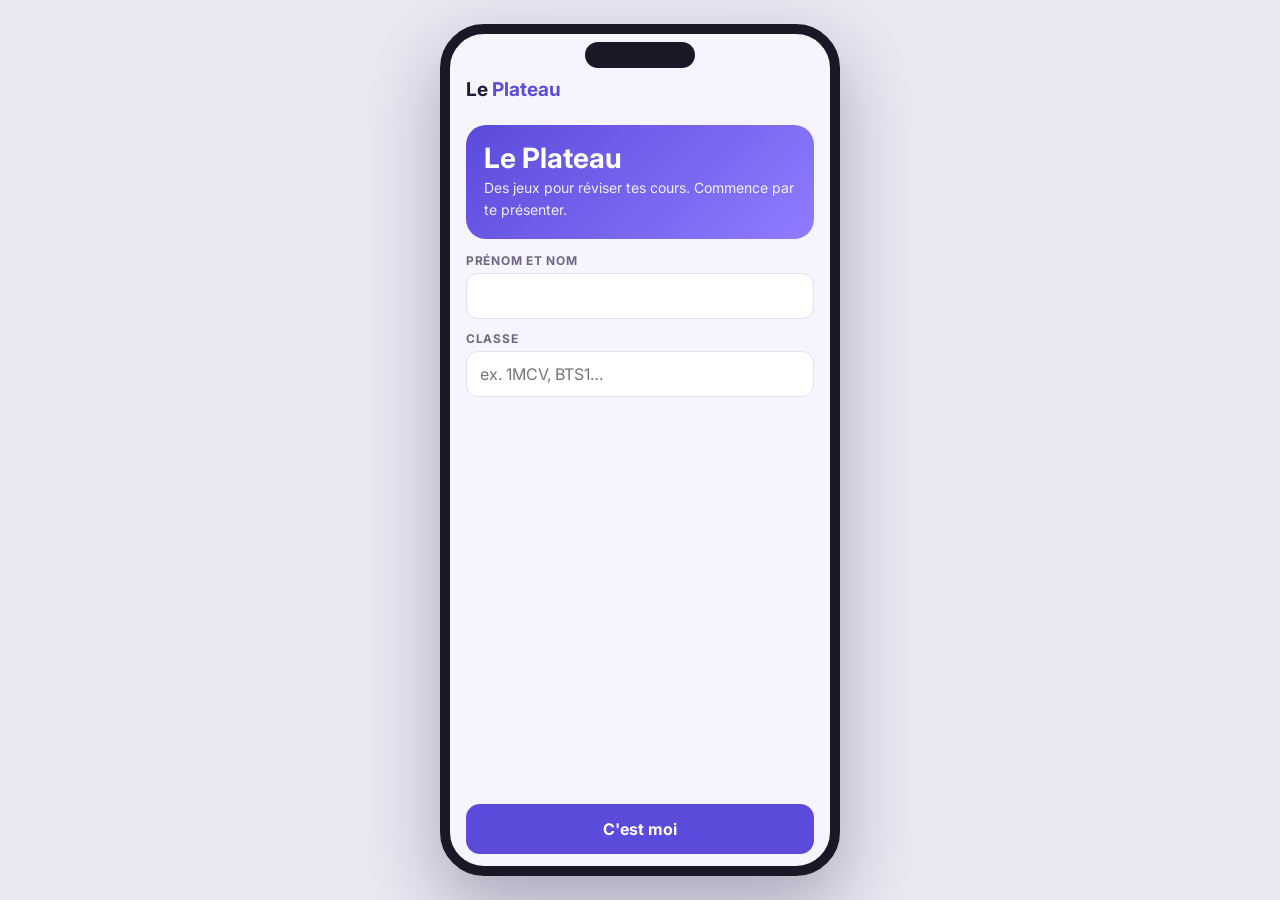
<file: index.html>
<!DOCTYPE html>
<html lang="fr">
<head>
<meta charset="UTF-8">
<meta name="viewport" content="width=device-width, initial-scale=1, viewport-fit=cover">
<link href="https://fonts.googleapis.com/css2?family=Anton&family=Archivo+Black&family=Inter:wght@400;500;600;700;800&family=Playfair+Display:wght@600;700&display=swap" rel="stylesheet">
<link rel="stylesheet" href="style.css">
<title>Le Plateau</title>
<meta name="theme-color" content="#5b4bdb">
<link rel="manifest" href="manifest.webmanifest">
<link rel="icon" href="icons/icon-192.png">
<link rel="apple-touch-icon" href="icons/apple-touch-icon.png">
<meta name="apple-mobile-web-app-capable" content="yes">
<meta name="mobile-web-app-capable" content="yes">
<meta name="apple-mobile-web-app-title" content="Le Plateau">
</head>
<body>
<div id="root"></div>
<script>window.PLATEAU_MODE='eleve';</script>
<script src="app.js"></script>
</body>
</html>
</file>
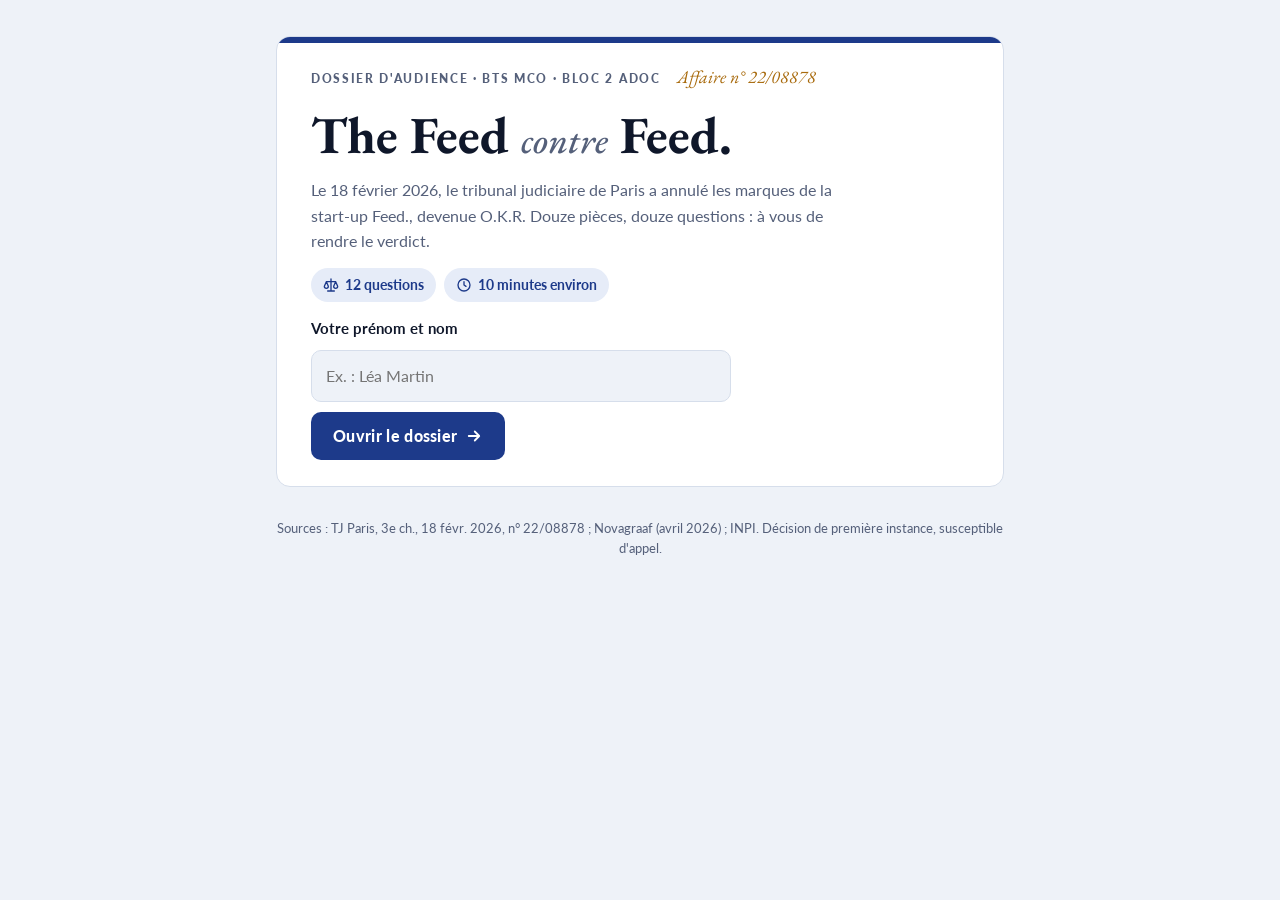
<file: escapes/quiz-affaire-feed/index.html>
<!DOCTYPE html>
<html lang="fr">
<meta name="viewport" content="width=device-width, initial-scale=1, viewport-fit=cover">
<meta charset="utf-8">
<title>Quiz Affaire Feed</title>
<meta name="claude:viewport-fit-sides" content="cover">
<link rel="stylesheet" href="https://fonts.googleapis.com/css2?family=EB+Garamond:ital,wght@0,500;0,700;1,500&family=Lato:wght@400;700;900&display=swap">
<style>
/* Layout : « dossier d'audience » — une chemise de procédure, chaque question est une pièce numérotée, le score final est le délibéré */
:root{
  --bg:#EEF2F8; --paper:#FFFFFF; --ink:#0F172A; --muted:#55607A; --line:#D6DEEB;
  --navy:#1D3A8A; --navy-soft:#E6ECF8; --gold:#A86A0C; --gold-soft:#FBF1DE;
  --ok:#15803D; --ok-soft:#E5F4EA; --ko:#B91C1C; --ko-soft:#FBE7E7;
  --display:"EB Garamond",Georgia,"Times New Roman",serif;
  --body:"Lato",system-ui,-apple-system,"Segoe UI",sans-serif;
  --ease:cubic-bezier(.2,.8,.2,1);
}
@media (prefers-color-scheme: dark){:root:not([data-theme="light"]){
  --bg:#0D1220; --paper:#151C2E; --ink:#E8ECF5; --muted:#A3AEC6; --line:#2A3550;
  --navy:#93AEF5; --navy-soft:#1E2A47; --gold:#E9B04F; --gold-soft:#2E2512;
  --ok:#4ADE80; --ok-soft:#12301E; --ko:#F87171; --ko-soft:#3A1717; color-scheme:dark}}
:root[data-theme="dark"]{
  --bg:#0D1220; --paper:#151C2E; --ink:#E8ECF5; --muted:#A3AEC6; --line:#2A3550;
  --navy:#93AEF5; --navy-soft:#1E2A47; --gold:#E9B04F; --gold-soft:#2E2512;
  --ok:#4ADE80; --ok-soft:#12301E; --ko:#F87171; --ko-soft:#3A1717; color-scheme:dark}
*{box-sizing:border-box}
[hidden]{display:none!important}
body{background:var(--bg);color:var(--ink);font-family:var(--body);font-size:16px;line-height:1.6}
.wrap{max-width:760px;margin:0 auto;padding-block:28px 56px;
  padding-left:max(16px,env(safe-area-inset-left,0px));padding-right:max(16px,env(safe-area-inset-right,0px));
  display:grid;gap:20px}
button{font:inherit;color:inherit;cursor:pointer;touch-action:manipulation}
button:focus-visible,input:focus-visible{outline:3px solid var(--gold);outline-offset:2px}
.label{font-size:12px;font-weight:900;letter-spacing:.14em;text-transform:uppercase;color:var(--muted)}
h1,h2{font-family:var(--display);font-weight:700;margin:0;text-wrap:balance;line-height:1.1}

/* Couverture du dossier */
.cover{background:var(--paper);border:1px solid var(--line);border-radius:14px;padding:26px clamp(18px,4vw,34px);display:grid;gap:14px;position:relative;overflow:hidden}
.cover::before{content:"";position:absolute;inset:0 0 auto 0;height:6px;background:var(--navy)}
.case{display:flex;flex-wrap:wrap;gap:8px 16px;align-items:baseline}
.case .no{font-family:var(--display);font-style:italic;font-size:18px;color:var(--gold)}
h1{font-size:clamp(34px,7vw,52px)}
h1 .vs{font-style:italic;font-weight:500;color:var(--muted);font-size:.7em}
.cover p{margin:0;max-width:60ch;color:var(--muted)}
.meta{display:flex;flex-wrap:wrap;gap:8px}
.chip{display:inline-flex;align-items:center;gap:6px;padding:6px 12px;border-radius:999px;background:var(--navy-soft);color:var(--navy);font-size:14px;font-weight:700}
.chip svg{width:16px;height:16px}
.start{display:grid;gap:10px;max-width:420px}
.start label{font-weight:700;font-size:15px}
.start input{font:inherit;padding:12px 14px;border-radius:10px;border:1.5px solid var(--line);background:var(--bg);color:var(--ink);min-height:48px}
.btn{display:inline-flex;align-items:center;justify-content:center;gap:8px;min-height:48px;padding:0 22px;border-radius:10px;border:0;background:var(--navy);color:var(--paper);font-weight:900;letter-spacing:.02em;transition:transform .15s var(--ease),filter .15s}
.btn:hover{filter:brightness(1.08)} .btn:active{transform:scale(.97)}
.btn svg{width:18px;height:18px}
.btn.ghost{background:transparent;color:var(--navy);border:1.5px solid var(--navy)}
.btn[disabled]{opacity:.45;cursor:not-allowed}

/* Barre de progression */
.progress{display:grid;gap:8px}
.progress .row{display:flex;justify-content:space-between;font-size:14px;color:var(--muted);font-variant-numeric:tabular-nums}
.track{height:8px;border-radius:99px;background:var(--line);overflow:hidden}
.fill{height:100%;width:0;background:var(--navy);border-radius:99px;transition:width .3s var(--ease)}

/* Pièce = question */
.piece{background:var(--paper);border:1px solid var(--line);border-radius:14px;padding:24px clamp(18px,4vw,30px);display:grid;gap:16px}
.piece .head{display:flex;justify-content:space-between;align-items:center;gap:10px;flex-wrap:wrap}
.tag{font-size:12px;font-weight:900;letter-spacing:.1em;text-transform:uppercase;padding:4px 10px;border-radius:6px;background:var(--gold-soft);color:var(--gold)}
h2{font-size:clamp(22px,4.2vw,28px)}
.opts{display:grid;gap:10px}
.opt{display:flex;align-items:flex-start;gap:12px;text-align:left;width:100%;min-height:52px;padding:12px 14px;border-radius:10px;border:1.5px solid var(--line);background:var(--paper);transition:border-color .15s,background .15s,transform .15s var(--ease)}
.opt:hover:not([disabled]){border-color:var(--navy);background:var(--navy-soft)}
.opt:active:not([disabled]){transform:scale(.99)}
.opt .k{flex:none;width:28px;height:28px;border-radius:7px;display:grid;place-items:center;font-weight:900;font-size:14px;background:var(--navy-soft);color:var(--navy)}
.opt .t{flex:1;min-width:0;padding-top:2px}
.opt .ic{flex:none;width:22px;height:22px;margin-top:3px;display:none}
.opt[disabled]{cursor:default}
.opt.right{border-color:var(--ok);background:var(--ok-soft)} .opt.right .k{background:var(--ok);color:var(--paper)} .opt.right .ic.y{display:block;color:var(--ok)}
.opt.wrong{border-color:var(--ko);background:var(--ko-soft)} .opt.wrong .k{background:var(--ko);color:var(--paper)} .opt.wrong .ic.n{display:block;color:var(--ko)}
.opt.dim{opacity:.55}

.verdict{display:grid;gap:6px;padding:14px 16px;border-radius:10px;border-left:5px solid var(--ok);background:var(--ok-soft);animation:in .25s var(--ease)}
.verdict.ko{border-left-color:var(--ko);background:var(--ko-soft)}
.verdict .v{font-family:var(--display);font-size:20px;font-weight:700;display:flex;align-items:center;gap:8px}
.verdict.ok .v{color:var(--ok)} .verdict.ko .v{color:var(--ko)}
.verdict .v svg{width:22px;height:22px}
.verdict p{margin:0}
.actions{display:flex;justify-content:flex-end}
@keyframes in{from{opacity:.2;transform:translateY(6px)}to{opacity:1;transform:none}}

/* Délibéré */
.result{background:var(--paper);border:1px solid var(--line);border-radius:14px;padding:28px clamp(18px,4vw,34px);display:grid;gap:18px;text-align:center;justify-items:center}
.seal{width:140px;height:140px;border-radius:50%;border:3px double var(--gold);display:grid;place-items:center;align-content:center;color:var(--gold);transform:rotate(-6deg)}
.seal b{font-family:var(--display);font-size:46px;line-height:1;font-variant-numeric:tabular-nums}
.seal span{font-size:12px;font-weight:900;letter-spacing:.14em;text-transform:uppercase}
.result h2{font-size:clamp(26px,5vw,36px)}
.result p{margin:0;max-width:52ch;color:var(--muted)}
.recap{width:100%;display:grid;gap:8px;text-align:left}
.recap li{display:flex;gap:10px;align-items:flex-start;padding:10px 12px;border-radius:10px;background:var(--bg);font-size:15px}
.recap ul{list-style:none;margin:0;padding:0;display:grid;gap:8px}
.recap svg{flex:none;width:20px;height:20px;margin-top:2px}
.recap .y{color:var(--ok)} .recap .n{color:var(--ko)}
.recap .ans{color:var(--muted);font-size:14px}
.btns{display:flex;gap:10px;flex-wrap:wrap;justify-content:center}
.foot{font-size:12.5px;color:var(--muted);text-align:center}
.suivi{width:100%;border-collapse:collapse;font-size:15px}
.suivi th,.suivi td{text-align:left;padding:9px 10px;border-bottom:1px solid var(--line);white-space:nowrap}
.suivi th{font-size:12px;text-transform:uppercase;letter-spacing:.08em;color:var(--muted)}
.bar{display:inline-block;vertical-align:middle;width:110px;height:9px;border-radius:9px;background:var(--line);overflow:hidden;margin-right:6px}
.bar i{display:block;height:100%;background:var(--navy)}
.qrow{display:grid;grid-template-columns:1fr 130px 48px;gap:10px;align-items:center;padding:8px 12px;border-radius:10px;background:var(--bg);font-size:14px}
.sr{position:absolute;width:1px;height:1px;overflow:hidden;clip:rect(0 0 0 0)}
@media (prefers-reduced-motion:reduce){*{animation:none!important;transition:none!important}}
</style>

<svg width="0" height="0" style="position:absolute" aria-hidden="true">
  <symbol id="i-check" viewBox="0 0 24 24" fill="none" stroke="currentColor" stroke-width="2.4" stroke-linecap="round" stroke-linejoin="round"><circle cx="12" cy="12" r="9.5"/><path d="M8 12.5l2.7 2.7L16 9.8"/></symbol>
  <symbol id="i-x" viewBox="0 0 24 24" fill="none" stroke="currentColor" stroke-width="2.4" stroke-linecap="round"><circle cx="12" cy="12" r="9.5"/><path d="M9 9l6 6M15 9l-6 6"/></symbol>
  <symbol id="i-scale" viewBox="0 0 24 24" fill="none" stroke="currentColor" stroke-width="2" stroke-linecap="round" stroke-linejoin="round"><path d="M12 3v18M7 21h10M5 7h14M5 7l-3 7a3 3 0 006 0L5 7zM19 7l-3 7a3 3 0 006 0l-3-7z"/></symbol>
  <symbol id="i-clock" viewBox="0 0 24 24" fill="none" stroke="currentColor" stroke-width="2" stroke-linecap="round"><circle cx="12" cy="12" r="9"/><path d="M12 7v5l3 2"/></symbol>
  <symbol id="i-arrow" viewBox="0 0 24 24" fill="none" stroke="currentColor" stroke-width="2.4" stroke-linecap="round" stroke-linejoin="round"><path d="M5 12h14M13 6l6 6-6 6"/></symbol>
  <symbol id="i-redo" viewBox="0 0 24 24" fill="none" stroke="currentColor" stroke-width="2.2" stroke-linecap="round" stroke-linejoin="round"><path d="M4 12a8 8 0 1 0 2.4-5.7M4 4v4h4"/></symbol>
</svg>

<main class="wrap" id="app">
  <section class="cover" id="cover">
    <div class="case"><span class="label">Dossier d'audience · BTS MCO · Bloc 2 ADOC</span><span class="no">Affaire n° 22/08878</span></div>
    <h1>The Feed <span class="vs">contre</span> Feed.</h1>
    <p>Le 18 février 2026, le tribunal judiciaire de Paris a annulé les marques de la start-up Feed., devenue O.K.R. Douze pièces, douze questions : à vous de rendre le verdict.</p>
    <div class="meta">
      <span class="chip"><svg aria-hidden="true"><use href="#i-scale"/></svg>12 questions</span>
      <span class="chip"><svg aria-hidden="true"><use href="#i-clock"/></svg>10 minutes environ</span>
    </div>
    <form class="start" id="startForm">
      <label for="who">Votre prénom et nom</label>
      <input id="who" name="who" type="text" autocomplete="given-name" maxlength="40" placeholder="Ex. : Léa Martin" required>
      <div><button class="btn" type="submit">Ouvrir le dossier <svg aria-hidden="true"><use href="#i-arrow"/></svg></button></div>
    </form>
  </section>

  <div id="quiz" hidden>
    <div class="progress" style="margin-bottom:16px">
      <div class="row"><span id="pLabel">Pièce 1 sur 12</span><span id="pScore">Score : 0</span></div>
      <div class="track" role="progressbar" aria-valuemin="0" aria-valuemax="12" aria-valuenow="0" id="track"><div class="fill" id="fill"></div></div>
    </div>
    <section class="piece" aria-labelledby="qText">
      <div class="head"><span class="label" id="qNum">Pièce n° 1</span><span class="tag" id="qTag">QCM</span></div>
      <h2 id="qText"></h2>
      <div class="opts" id="opts" role="group" aria-labelledby="qText"></div>
      <div id="fb" aria-live="polite"></div>
      <div class="actions"><button class="btn" id="next" hidden>Pièce suivante <svg aria-hidden="true"><use href="#i-arrow"/></svg></button></div>
    </section>
  </div>

  <section class="result" id="result" hidden aria-live="polite">
    <span class="label">Délibéré</span>
    <div class="seal"><b id="rScore">0</b><span>sur 12</span></div>
    <h2 id="rTitle"></h2>
    <p id="rText"></p>
    <div class="recap"><ul id="recap"></ul></div>
    <div class="btns">
      <button class="btn" id="again"><svg aria-hidden="true"><use href="#i-redo"/></svg>Rejouer</button>
      <button class="btn ghost" id="errorsOnly">Revoir mes erreurs</button>
    </div>
  </section>

  <section class="cover" id="prof" hidden>
    <div class="case"><span class="label">Espace professeur</span><span class="no">Suivi en direct</span></div>
    <p id="suiviInfo">Chargement…</p>
    <div style="overflow-x:auto"><table class="suivi" id="suiviTab"><thead><tr><th>Élève</th><th>Progression</th><th>Score</th><th>Note /20</th><th>Temps</th><th>Statut</th></tr></thead><tbody></tbody></table></div>
    <h2 style="font-size:24px;margin-top:8px">Réussite par question</h2>
    <div id="parQ" class="recap"></div>
    <div class="btns" style="justify-content:flex-start"><button class="btn" id="suiviMaj">Actualiser</button><button class="btn ghost" id="suiviReset">Vider la séance</button></div>
  </section>

  <p class="foot">Sources : TJ Paris, 3e ch., 18 févr. 2026, n° 22/08878 ; Novagraaf (avril 2026) ; INPI. Décision de première instance, susceptible d'appel.</p>
</main>

<script>
const Q = [
  {t:"QCM", q:"Quelle juridiction a annulé les marques Feed ?", o:["L'INPI","Le tribunal judiciaire de Paris","L'EUIPO (office européen des marques)","La Cour de cassation"], a:1,
   e:"C'est une décision de justice du tribunal judiciaire de Paris, rendue le 18 février 2026. L'INPI n'a pas radié la marque."},
  {t:"QCM", q:"Qui est titulaire de la marque antérieure « The Feed » ?", o:["Une start-up française concurrente","Anthony Bourbon lui-même","La société américaine The Feed.com","L'INPI"], a:2,
   e:"The Feed.com, société américaine, a déposé la marque de l'Union européenne « The Feed » le 3 décembre 2013, trois ans avant la création de Feed."},
  {t:"QCM", q:"Pourquoi le mot « The » ne suffit-il pas à distinguer les deux marques ?", o:["Il est en anglais","Il est peu distinctif : « Feed » est l'élément dominant","Il n'est pas protégeable en France","Feed. l'avait aussi déposé"], a:1,
   e:"Le tribunal a jugé « The » peu distinctif. Le consommateur retient « Feed », commun aux deux signes."},
  {t:"Vrai ou faux", q:"La notoriété de Feed. en France lui a permis de conserver sa marque.", o:["Vrai","Faux"], a:1,
   e:"Faux. Le succès commercial et la notoriété n'ont pas suffi à écarter l'antériorité : le premier qui dépose a la priorité."},
  {t:"QCM", q:"Quels éléments réunis créent le risque de confusion ?", o:["Même prix et même logo","Signes proches, produits similaires, même public","Même pays d'origine","Même dirigeant"], a:1,
   e:"Le juge compare les signes, les produits et services (substituts de repas, boissons, compléments, vente en ligne) et le public visé."},
  {t:"QCM", q:"Sur quel fondement les marques Feed ont-elles été perdues ?", o:["La déchéance pour non-usage","La nullité pour atteinte à une marque antérieure","La radiation automatique par l'INPI","La concurrence déloyale"], a:1,
   e:"Il s'agit d'une nullité : les marques n'auraient jamais dû être enregistrées car elles portaient atteinte à « The Feed »."},
  {t:"QCM", q:"Quel est l'effet d'une nullité de marque ?", o:["La marque disparaît dans 5 ans","Elle est rétroactive : la marque est réputée n'avoir jamais existé","Elle ne vaut que pour l'avenir","Elle suspend la marque pendant un an"], a:1,
   e:"La nullité rétroagit à la date de dépôt. La déchéance, elle, ne prend effet qu'à la date de la demande ou du motif."},
  {t:"QCM", q:"Au bout de combien d'années sans exploitation sérieuse une marque peut-elle être déchue ?", o:["3 ans","5 ans","10 ans","20 ans"], a:1,
   e:"Cinq ans sans exploitation sérieuse. Une marque peut aussi être déchue si elle devient générique ou trompeuse. Ce n'était pas le cas de Feed."},
  {t:"QCM", q:"Pourquoi l'affaire a-t-elle été jugée par le tribunal et non par l'INPI ?", o:["L'INPI ne traite jamais les nullités","La nullité était liée à une action en contrefaçon","The Feed.com est une société étrangère","Le montant dépassait 100 000 €"], a:1,
   e:"L'INPI peut annuler une marque, mais il n'est pas compétent quand la nullité accompagne une action en contrefaçon."},
  {t:"QCM", q:"Combien Feed. doit-elle verser en dommages-intérêts provisionnels ?", o:["10 000 €","169 416,41 €","179 416,41 €","1,4 M€"], a:2,
   e:"179 416,41 € : 169 416,41 € de perte de chance de conclure une licence et 10 000 € de préjudice moral."},
  {t:"Vrai ou faux", q:"Le tribunal a aussi condamné Feed. pour concurrence déloyale et parasitisme.", o:["Vrai","Faux"], a:1,
   e:"Faux. Ces demandes ont été rejetées. Seule la contrefaçon de marque a été retenue."},
  {t:"QCM", q:"Quelle précaution aurait pu éviter le litige avant le dépôt de la marque ?", o:["Créer un logo coloré","Réserver un compte Instagram","Faire une recherche d'antériorités (INPI, EUIPO, OMPI)","Lever des fonds rapidement"], a:2,
   e:"La recherche d'antériorités vérifie qu'aucun signe proche n'est déjà protégé pour des produits similaires. Ensuite, une veille surveille les nouveaux dépôts."}
];
const $ = id => document.getElementById(id);
let order = [], i = 0, score = 0, answers = [], who = "";
/* Suivi en direct (même base Firebase que Swiss Running) */
const DB = "https://escape-game-rivetoile-default-rtdb.europe-west1.firebasedatabase.app", JEU_ID = "quiz-affaire-feed";
let SID = "", principal = false, debut = 0;
function envoyer(fini){
  if(!principal || !who || window.MODE_PROF) return;
  const rep = Q.map((_,k)=>{const a = answers.find(x=>x.idx===k); return a ? (a.good?"1":"0") : "-"}).join("");
  const corps = {nom:who, repondu:answers.length, score, total:Q.length, rep, statut:fini?"terminé":"en cours", temps_s:Math.round((Date.now()-debut)/1000), maj:Date.now()};
  try{ fetch(DB+"/"+JEU_ID+"/"+SID+".json", {method:"PUT", body:JSON.stringify(corps)}).catch(()=>{}) }catch(e){}
}
const ic = (id, cls) => `<svg class="ic ${cls}" aria-hidden="true"><use href="#${id}"/></svg>`;

function start(list){
  principal = list.length === Q.length;
  if(principal){ SID = Date.now().toString(36)+Math.random().toString(36).slice(2,7); debut = Date.now(); }
  order = list; i = 0; score = 0; answers = [];
  $("cover").hidden = true; $("result").hidden = true; $("quiz").hidden = false;
  $("track").setAttribute("aria-valuemax", order.length);
  show(); envoyer();
}
function show(){
  const q = Q[order[i]];
  $("pLabel").textContent = `Pièce ${i+1} sur ${order.length}`;
  $("pScore").textContent = `Score : ${score}`;
  $("fill").style.width = (i/order.length*100) + "%";
  $("track").setAttribute("aria-valuenow", i);
  $("qNum").textContent = `Pièce n° ${order[i]+1}`;
  $("qTag").textContent = q.t;
  $("qText").textContent = q.q;
  $("fb").innerHTML = ""; $("next").hidden = true;
  const keys = q.o.length === 2 ? ["V","F"] : ["A","B","C","D"];
  $("opts").innerHTML = q.o.map((o,k)=>`<button class="opt" data-k="${k}"><span class="k">${keys[k]}</span><span class="t">${o}</span>${ic("i-check","y")}${ic("i-x","n")}</button>`).join("");
  $("opts").querySelectorAll(".opt").forEach(b => b.addEventListener("click", () => pick(+b.dataset.k)));
  $("qText").setAttribute("tabindex","-1"); $("qText").focus({preventScroll:false});
}
function pick(k){
  const q = Q[order[i]]; const good = k === q.a;
  if (good) score++;
  answers.push({idx:order[i], k, good});
  $("opts").querySelectorAll(".opt").forEach((b,n)=>{
    b.disabled = true;
    if (n === q.a) b.classList.add("right");
    else if (n === k) b.classList.add("wrong");
    else b.classList.add("dim");
  });
  $("fb").innerHTML = `<div class="verdict ${good?"ok":"ko"}"><div class="v"><svg aria-hidden="true"><use href="#${good?"i-check":"i-x"}"/></svg>${good?"Argument retenu":"Argument rejeté"}</div><p>${q.e}</p></div>`;
  $("pScore").textContent = `Score : ${score}`;
  envoyer();
  $("next").innerHTML = (i === order.length-1 ? "Voir le délibéré" : "Pièce suivante") + ` <svg aria-hidden="true"><use href="#i-arrow"/></svg>`;
  $("next").hidden = false; $("next").focus();
}
function next(){ i++; i < order.length ? show() : end(); }
function end(){
  $("quiz").hidden = true; $("result").hidden = false;
  envoyer(true); principal = false;
  const n = order.length, r = score/n;
  $("rScore").textContent = score;
  document.querySelector(".seal span").textContent = "sur " + n;
  const name = who ? who + ", " : "";
  const [title, text] = r === 1 ? ["Verdict : relaxe totale", "Vous maîtrisez parfaitement l'affaire Feed et le droit des marques."]
    : r >= .75 ? ["Verdict : dossier solide", "Très bonne maîtrise. Relisez les explications des questions manquées."]
    : r >= .5 ? ["Verdict : à compléter", "Les bases sont là. Revoyez la différence entre nullité et déchéance et le rôle de l'INPI."]
    : ["Verdict : dossier à reprendre", "Relisez les deux infographies et la fiche ressource, puis rejouez."];
  $("rTitle").textContent = name ? name + title.charAt(0).toLowerCase() + title.slice(1) : title;
  $("rText").textContent = text;
  $("recap").innerHTML = answers.map(a=>{
    const q = Q[a.idx];
    return `<li>${ic(a.good?"i-check":"i-x", a.good?"y":"n").replace('class="ic ','class="')}<span><b>${q.q}</b><br><span class="ans">${a.good ? "Bonne réponse" : "Votre réponse : " + q.o[a.k] + " · Attendu : " + q.o[q.a]}</span></span></li>`;
  }).join("");
  $("errorsOnly").hidden = answers.every(a=>a.good);
  $("rTitle").setAttribute("tabindex","-1"); $("rTitle").focus();
}
$("startForm").addEventListener("submit", e => { e.preventDefault(); who = $("who").value.trim(); start(Q.map((_,k)=>k)); });
$("next").addEventListener("click", next);
$("again").addEventListener("click", () => start(Q.map((_,k)=>k)));
$("errorsOnly").addEventListener("click", () => start(answers.filter(a=>!a.good).map(a=>a.idx)));
document.addEventListener("keydown", e => {
  if ($("quiz").hidden || e.target.tagName === "INPUT") return;
  const map = {a:0,b:1,c:2,d:3,v:0,f:1,"1":0,"2":1,"3":2,"4":3};
  const k = map[e.key.toLowerCase()];
  const btns = [...$("opts").querySelectorAll(".opt:not([disabled])")];
  if (k !== undefined && btns[k]) btns[k].click();
});

/* Espace professeur */
const esc = s => String(s).replace(/[&<>"]/g, c => ({"&":"&amp;","<":"&lt;",">":"&gt;",'"':"&quot;"}[c]));
const fmt = s => { s = Math.max(0, s|0); return Math.floor(s/60) + " min " + String(s%60).padStart(2,"0"); };
function suivi(){
  fetch(DB+"/"+JEU_ID+".json").then(r=>r.json()).then(o=>{
    if(o && o.error) throw new Error(o.error);
    const now = Date.now(), L = Object.values(o||{});
    const vus = {}; L.sort((a,b)=>a.maj-b.maj).forEach(e=>{ vus[e.nom.toLowerCase()] = (vus[e.nom.toLowerCase()]||0)+1; e.essai = vus[e.nom.toLowerCase()]; });
    L.sort((a,b)=>a.nom.localeCompare(b.nom,"fr") || a.essai-b.essai);
    const fini = L.filter(e=>e.statut==="terminé").length;
    $("suiviInfo").textContent = `${L.length} partie${L.length>1?"s":""} · ${fini} terminée${fini>1?"s":""} · mis à jour à ${new Date().toLocaleTimeString("fr-FR")}`;
    $("suiviTab").querySelector("tbody").innerHTML = L.map(e=>{
      const inactif = (now - (+e.maj||0))/60000, t = e.total||12;
      const st = e.statut==="terminé" ? '<b style="color:var(--ok)">Terminé</b>' : inactif>3 ? `<span style="color:var(--ko)">Inactif ${Math.round(inactif)} min</span>` : "En jeu";
      const note = Math.round(e.score/t*20*2)/2;
      return `<tr><td><b>${esc(e.nom)}</b>${e.essai>1?` <span style="color:var(--muted)">(essai ${e.essai})</span>`:""}</td><td><span class="bar"><i style="width:${Math.round(e.repondu/t*100)}%"></i></span>${e.repondu}/${t}</td><td>${e.score}/${e.repondu}</td><td><b>${e.statut==="terminé"?String(note).replace(".",","):"…"}</b></td><td>${fmt(e.temps_s)}</td><td>${st}</td></tr>`;
    }).join("") || '<tr><td colspan="6">Aucun élève pour l\'instant.</td></tr>';
    $("parQ").innerHTML = Q.map((q,k)=>{
      const R = L.map(e=>(e.rep||"")[k]).filter(x=>x==="0"||x==="1"), ok = R.filter(x=>x==="1").length;
      const pc = R.length ? Math.round(ok/R.length*100) : null;
      const c = pc===null ? "var(--muted)" : pc>=70 ? "var(--ok)" : pc>=40 ? "var(--gold)" : "var(--ko)";
      return `<div class="qrow"><span><b>${k+1}.</b> ${esc(q.q)}</span><span class="bar" style="width:120px"><i style="width:${pc||0}%;background:${c}"></i></span><b style="color:${c}">${pc===null?"–":pc+" %"}</b></div>`;
    }).join("");
  }).catch(err=>{ $("suiviInfo").textContent = /denied/i.test(err.message) ? "La base Firebase refuse l'accès (règles expirées ou limitées)." : "Lecture impossible, nouvel essai dans 5 s…"; });
}
if(window.MODE_PROF){
  document.title = "Suivi prof · Quiz Affaire Feed";
  $("cover").hidden = true; $("prof").hidden = false;
  $("suiviMaj").onclick = suivi;
  let armee = 0;
  $("suiviReset").onclick = e => { const b = e.target; if(Date.now()-armee > 5000){ armee = Date.now(); b.textContent = "Clique encore pour confirmer"; return; }
    armee = 0; fetch(DB+"/"+JEU_ID+".json", {method:"DELETE"}).then(()=>{ b.textContent = "Vider la séance"; suivi(); }).catch(()=>{ b.textContent = "Échec de l'effacement"; }); };
  suivi(); setInterval(suivi, 5000);
}
</script>
</file>
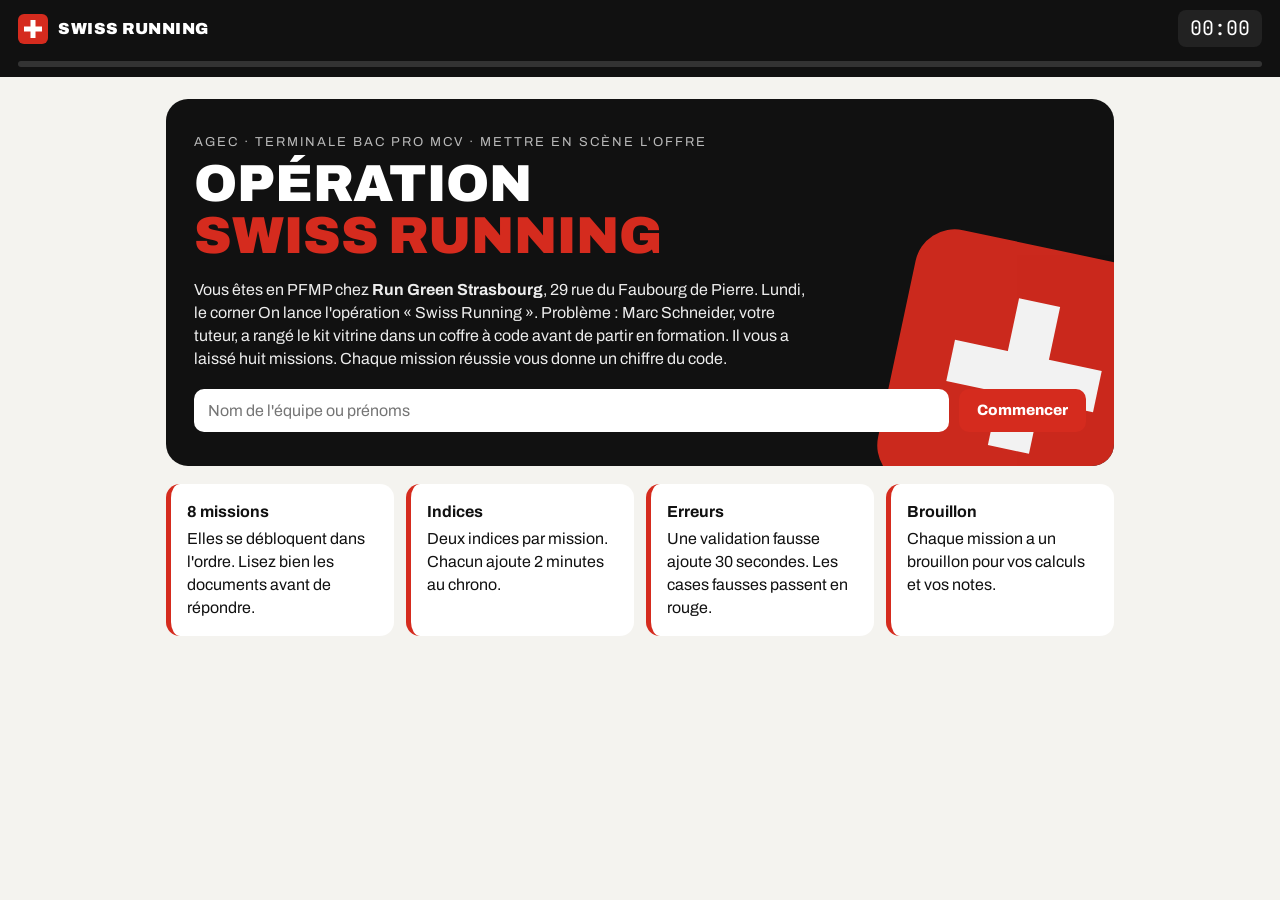
<file: escapes/swiss-running/index.html>
<!DOCTYPE html>
<html lang="fr">
<head>
<meta charset="UTF-8">
<meta name="viewport" content="width=device-width, initial-scale=1">
<title>Escape game · Opération Swiss Running</title>
<link rel="preconnect" href="https://fonts.googleapis.com">
<link href="https://fonts.googleapis.com/css2?family=Archivo:wght@400;600;800;900&family=JetBrains+Mono:wght@500;700&display=swap" rel="stylesheet">
<style>
:root{
  --noir:#111111; --gris:#6b6b6b; --clair:#f4f3ef; --blanc:#ffffff;
  --rouge:#d52b1e; --rouge-f:#a81f15; --vert:#1f9d55; --bleu:#3A86D4; --rose:#E0679C; --lilas:#6A4C93;
  --r:14px;
}
*{box-sizing:border-box}
html,body{margin:0}
body{font-family:Archivo,system-ui,-apple-system,Segoe UI,Roboto,sans-serif;background:var(--clair);color:var(--noir);line-height:1.45;font-size:16px}
button{font-family:inherit;cursor:pointer}
.hidden{display:none!important}

/* barre du haut */
.top{position:sticky;top:0;z-index:20;background:var(--noir);color:#fff;display:flex;align-items:center;gap:14px;padding:10px 18px;flex-wrap:wrap}
.logo{display:flex;align-items:center;gap:10px;font-weight:900;letter-spacing:.5px}
.croix{width:30px;height:30px;background:var(--rouge);border-radius:6px;position:relative;flex:none}
.croix:before,.croix:after{content:"";position:absolute;background:#fff;left:50%;top:50%;transform:translate(-50%,-50%)}
.croix:before{width:18px;height:5px}.croix:after{width:5px;height:18px}
.top .equipe{opacity:.8;font-size:14px}
.top .sp{flex:1}
.chrono{font-family:"JetBrains Mono",monospace;font-size:20px;background:#222;padding:4px 12px;border-radius:8px}
.prog{height:6px;background:#333;width:100%;border-radius:4px;overflow:hidden;flex-basis:100%}
.prog i{display:block;height:100%;background:var(--rouge);width:0;transition:width .5s}

main{max-width:980px;margin:0 auto;padding:22px 16px 80px}

/* accueil */
.hero{background:var(--noir);color:#fff;border-radius:22px;padding:34px 28px;position:relative;overflow:hidden}
.hero h1{font-size:clamp(30px,6vw,52px);line-height:1;margin:6px 0 14px;font-weight:900;text-transform:uppercase}
.hero h1 span{color:var(--rouge)}
.hero .kick{font-size:13px;letter-spacing:2px;text-transform:uppercase;opacity:.7}
.hero p{max-width:620px;opacity:.92}
.hero .bg{position:absolute;right:-40px;bottom:-40px;width:260px;height:260px;background:var(--rouge);border-radius:40px;opacity:.95;transform:rotate(12deg)}
.hero .bg:before,.hero .bg:after{content:"";position:absolute;background:#fff;left:50%;top:50%;transform:translate(-50%,-50%)}
.hero .bg:before{width:150px;height:42px}.hero .bg:after{width:42px;height:150px}
.hero .inner{position:relative;z-index:1}
.form{display:flex;gap:10px;flex-wrap:wrap;margin-top:18px}
.form input{flex:1;min-width:200px;padding:13px 14px;border-radius:10px;border:0;font-size:16px;font-family:inherit}
.btn{border:0;border-radius:10px;padding:12px 18px;font-weight:800;font-size:15px;background:var(--rouge);color:#fff;transition:transform .1s}
.btn:active{transform:scale(.97)}
.btn.sec{background:#fff;color:var(--noir);border:2px solid var(--noir)}
.btn.ghost{background:transparent;color:var(--gris);border:1px dashed #bbb;font-weight:600}
.btn:disabled{opacity:.4;cursor:not-allowed}

.regles{display:grid;grid-template-columns:repeat(auto-fit,minmax(200px,1fr));gap:12px;margin:18px 0}
.regle{background:#fff;border-radius:var(--r);padding:16px;border-left:5px solid var(--rouge)}
.regle b{display:block;margin-bottom:4px}

/* carte des missions */
.carte{display:grid;grid-template-columns:repeat(auto-fill,minmax(210px,1fr));gap:12px;margin-top:10px}
.mcard{background:#fff;border-radius:var(--r);padding:16px;border:2px solid transparent;text-align:left;font-size:15px;position:relative;min-height:118px}
.mcard .n{font-family:"JetBrains Mono",monospace;font-size:13px;color:var(--gris)}
.mcard h3{margin:4px 0 0;font-size:17px}
.mcard.lock{opacity:.45;cursor:not-allowed}
.mcard.open{border-color:var(--noir)}
.mcard.done{border-color:var(--vert)}
.mcard .etat{position:absolute;right:12px;top:12px;font-size:20px}
.mcard .chiffre{position:absolute;right:14px;bottom:10px;font-family:"JetBrains Mono",monospace;font-size:26px;font-weight:700;color:var(--vert)}

.cadenas{background:var(--noir);color:#fff;border-radius:var(--r);padding:18px;margin-top:18px;display:flex;align-items:center;gap:16px;flex-wrap:wrap}
.digits{display:flex;gap:6px}
.digits span{width:34px;height:44px;border-radius:8px;background:#2a2a2a;display:grid;place-items:center;font-family:"JetBrains Mono",monospace;font-size:22px;font-weight:700}
.digits span.ok{background:var(--vert)}

/* mission */
.mhead{display:flex;align-items:center;gap:12px;flex-wrap:wrap;margin-bottom:6px}
.mhead .badge{background:var(--rouge);color:#fff;font-weight:900;border-radius:8px;padding:4px 10px;font-size:14px}
.mhead h2{margin:0;font-size:clamp(22px,4vw,30px);font-weight:900}
.cadre{background:#fff;border-left:5px solid var(--noir);padding:12px 16px;border-radius:10px;margin:12px 0;font-weight:600}
.doc{background:#fff;border-radius:var(--r);padding:16px 18px;margin:12px 0;border-top:5px solid var(--rose)}
.doc h4{margin:0 0 8px;color:var(--rose);font-size:15px;text-transform:uppercase;letter-spacing:.5px}
.doc p{margin:6px 0}
.doc .src{font-size:12.5px;color:var(--gris);font-style:italic;margin-top:8px}
.doc table{border-collapse:collapse;width:100%;font-size:15px}
.doc td,.doc th{border:1px solid #ddd;padding:7px 9px;text-align:left}
.doc th{background:#f5f5f5}
.qbloc{background:#fff;border-radius:var(--r);padding:16px 18px;margin:14px 0;border-top:5px solid var(--bleu)}
.qbloc h4{margin:0 0 10px;color:var(--bleu);font-size:15px;text-transform:uppercase;letter-spacing:.5px}
.row{display:grid;grid-template-columns:1fr minmax(180px,280px);gap:10px;align-items:center;padding:9px 0;border-bottom:1px solid #eee}
.row:last-child{border-bottom:0}
.row .lab{font-size:15px}
select,.num{width:100%;padding:10px;border-radius:8px;border:2px solid #ddd;font-size:15px;font-family:inherit;background:#fff}
.num{font-family:"JetBrains Mono",monospace}
.row.bad select,.row.bad .num{border-color:var(--rouge);background:#fff4f3}
.row.good select,.row.good .num{border-color:var(--vert);background:#f1fbf5}
.unit{display:flex;align-items:center;gap:6px}.unit span{color:var(--gris);font-weight:700}
.picks{display:grid;grid-template-columns:repeat(auto-fill,minmax(150px,1fr));gap:10px}
.pick{background:#fafafa;border:2px solid #e2e2e2;border-radius:12px;padding:12px;text-align:left;font-size:14px;min-height:92px;position:relative}
.pick .ico{font-size:24px;display:block;margin-bottom:4px}
.pick .sw{display:inline-block;width:12px;height:12px;border-radius:50%;border:1px solid #999;vertical-align:middle;margin-right:4px}
.pick.on{border-color:var(--noir);background:#fff;box-shadow:0 0 0 3px var(--noir) inset}
.pick.on:after{content:"✓";position:absolute;right:8px;top:6px;font-weight:900}

.actions{display:flex;gap:10px;flex-wrap:wrap;margin:16px 0}
.msg{padding:12px 14px;border-radius:10px;margin:10px 0;font-weight:600}
.msg.ko{background:#fff0ef;color:var(--rouge-f)}
.msg.ok{background:#eaf8f0;color:#146c3b}
.indice{background:#fffbe8;border:1px solid #f0d97a;border-radius:10px;padding:10px 14px;margin:8px 0}
.indice b{color:#8a6d00}
.brouillon{width:100%;min-height:110px;border-radius:10px;border:2px dashed #ccc;padding:12px;font-family:"JetBrains Mono",monospace;font-size:14px;background:#fffef9;resize:vertical}
details.brouil{margin-top:14px}
details.brouil summary{cursor:pointer;font-weight:700;color:var(--lilas)}

.debrief{background:#fff;border-radius:var(--r);padding:18px;border:3px solid var(--vert);margin-top:16px}
.debrief h3{margin:0 0 8px;color:var(--vert)}
.debrief .code{font-family:"JetBrains Mono",monospace;font-size:44px;font-weight:700;color:var(--vert);text-align:center;margin:8px 0}
.debrief p{margin:6px 0}

/* fin */
.fin{text-align:center;background:var(--noir);color:#fff;border-radius:22px;padding:36px 20px}
.fin h1{font-size:clamp(30px,6vw,50px);margin:6px 0;font-weight:900}
.etoiles{font-size:48px;letter-spacing:6px;margin:10px 0}
.stats{display:flex;justify-content:center;gap:22px;flex-wrap:wrap;margin:14px 0}
.stats div{background:#222;border-radius:12px;padding:12px 18px}
.stats b{display:block;font-size:24px;font-family:"JetBrains Mono",monospace}

/* prof */
.prof{background:#fff;border-radius:var(--r);padding:20px;border-top:6px solid var(--lilas)}
.prof h2{color:var(--lilas);margin-top:0}
.prof h3{margin:18px 0 6px;color:var(--lilas)}
.prof table{border-collapse:collapse;width:100%;font-size:14px}
.prof td,.prof th{border:1px solid #ddd;padding:6px 8px;text-align:left;vertical-align:top}
.prof th{background:#f3eff8}
.footer-prof{text-align:center;margin-top:30px}

canvas#confetti{position:fixed;inset:0;pointer-events:none;z-index:50}
@media (max-width:620px){.row{grid-template-columns:1fr}.top{gap:8px}.chrono{font-size:17px}}
</style>
</head>
<body>
<header class="top">
  <div class="logo"><div class="croix"></div>SWISS RUNNING</div>
  <div class="equipe" id="lblEquipe"></div>
  <div class="sp"></div>
  <div class="chrono" id="chrono">00:00</div>
  <div class="prog"><i id="progBar"></i></div>
</header>

<main id="app"></main>
<canvas id="confetti"></canvas>

<script>
/* ============================================================
   DONNÉES DU JEU · Dossier 9 « Mettre en scène l'offre » (On)
   ============================================================ */
const FACTEURS = ["Les éléments extérieurs","La signalétique au sol","L'éclairage","Les couleurs","Le personnel","Le mobilier","La décoration","L'essai du produit","La signalétique (ILV)","La musique","Les odeurs"];
const FAMILLES = ["Éléments extérieurs","Éléments intérieurs fixes (décor)","Éléments vivants et sensoriels"];

const DOC1 = `<div class="doc"><h4>Document 1 · Le corner On chez Run Green Strasbourg</h4>
<p>Le magasin Run Green Strasbourg (29 rue du Faubourg de Pierre) consacre un mur de quatre mètres linéaires à la marque On. À l'extérieur, la vitrine éclairée présente l'enseigne Run Green et un kakémono On visible depuis la rue. À l'intérieur, les murs sont blancs et les étagères en bois clair, avec quelques touches de noir et de rouge qui reprennent les couleurs de la marque. À gauche, les chaussures homme sont présentées par usage (route, trail, marche urbaine) ; à droite, les modèles femme occupent le même volume. Au centre, un îlot en bois expose le textile plié par taille.</p>
<p>Au-dessus des étagères, de grands visuels de coureurs en noir et blanc décorent les murs. Un panneau suspendu portant un pictogramme de chaussure indique l'espace chaussures et un second pictogramme de vêtement signale l'espace textile. Une flèche collée au sol conduit les clients vers la zone d'essai, au fond du magasin : un banc, un miroir en pied et un tapis de six mètres pour courir quelques foulées. Chaque étagère est éclairée par des spots orientables blancs. Les vendeurs portent un polo noir brodé du logo de la marque et un badge avec leur prénom. Une playlist à volume modéré est diffusée toute la journée, et l'on perçoit une légère odeur de bois et de caoutchouc neuf.</p>
<p class="src">Source : observation en PFMP, description simulée du corner</p></div>`;

const DOC3 = `<div class="doc"><h4>Document 3 · Les effets recherchés</h4>
<p>Un facteur d'ambiance agit sur ce que le client voit, entend, sent ou touche pendant sa visite. Pris isolément, aucun élément ne suffit : c'est leur association qui crée l'atmosphère propre à l'enseigne. Pour choisir un facteur, le responsable se demande quel effet il recherche.</p>
<p>Les effets les plus fréquents : attirer le client, développer le trafic, faciliter le repérage, informer, créer une identité de marque, permettre de tester pour déclencher l'achat, contribuer au bien-être, détendre, capter l'attention, développer la relation, rassurer, créer des contrastes, mettre en scène l'offre, faciliter la mise en situation, créer une atmosphère propice à une expérience unique, orienter, conforter les valeurs de la marque.</p>
<p class="src">Source : définitions professionnelles du marketing du point de vente</p></div>`;

const DOC4 = `<div class="doc"><h4>Document 4 · Le marketing sensoriel en chiffres</h4>
<p>Le marketing sensoriel consiste à solliciter un ou plusieurs des cinq sens du consommateur pour rendre la visite plus agréable et favoriser l'achat. L'étude internationale menée par l'institut Walnut Unlimited pour Mood Media auprès de 10 039 consommateurs dans huit pays place la musique en tête des facteurs sensoriels : 38 % des consommateurs français déclarent rester plus longtemps en magasin grâce à elle et 55 % affirment qu'elle améliore leur humeur. Les senteurs arrivent juste derrière : 49 % des Français les apprécient.</p>
<p>Une enquête Enov Research citée par Ipsos montre par ailleurs que 80 % des clients préfèrent qu'il y ait de la musique dans un lieu de vente et que 71 % jugeraient triste un lieu sans musique. Lorsque plusieurs sens sont sollicités, l'enseigne Intersport a constaté environ 10 % de ventes en plus et six minutes de présence supplémentaires en magasin. Attention : une musique ou une odeur qui ne colle ni à l'image de l'enseigne ni à sa clientèle peut faire baisser les ventes.</p>
<p class="src">Source : Mood Media / Walnut Unlimited ; Ipsos, enquête Enov Research</p></div>`;

const DOC6 = `<div class="doc"><h4>Document 6 · La zone d'essai et les contrôles du matin</h4>
<p>Au fond du corner, le tuteur a installé une zone d'essai pensée pour plusieurs sens. Les clients peuvent presser un mur de semelles coupées en deux pour sentir l'amorti CloudTec et manipuler les tissus des vestes. La mise en scène reste sobre : murs clairs, étagères en bois, chaussures éclairées une à une par des spots. La playlist est mise à jour chaque semaine et diffusée à faible volume pour permettre la conversation. Aucune senteur artificielle n'est diffusée en continu ; seule l'odeur du bois et du caoutchouc neuf est perceptible, et un diffuseur à la fragrance fraîche et boisée est à l'étude. Le samedi, une fontaine à eau et des boissons isotoniques sont offertes après un essai sur le tapis.</p>
<p>Chaque jour, les vendeurs font deux types de contrôles : les contrôles de marketing sensoriel (MS), qui gardent l'ambiance à son meilleur niveau, et les contrôles d'hygiène, de sécurité et de réglementation (HS), qui protègent clients et salariés.</p>
<p class="src">Source : observation en PFMP, dispositif simulé</p></div>`;

const DOC789 = `<div class="doc"><h4>Document 7 · Message de Marc Schneider</h4>
<p>« J'aimerais que vous m'aidiez sur l'opération « Swiss Running », qui met en avant l'origine suisse de la marque On et ses produits running. Concentrez-vous sur les éléments d'ambiance du podium en vitrine. La marque nous a envoyé des recommandations, mais vous avez une marge de liberté. Marc »</p></div>
<div class="doc"><h4>Document 8 · La Suisse et la marque On</h4>
<p>La Suisse est connue pour ses montagnes (les Alpes, le Cervin), son chocolat, son fromage et son horlogerie, symbole de précision. Son drapeau, l'un des rares drapeaux carrés au monde, porte une croix blanche sur fond rouge. La marque On est née à Zurich en 2010. La conception reste réalisée en Suisse, la fabrication a lieu en Asie. En vitrine, évoquer la Suisse passe par les couleurs symboliques, des motifs simples et l'idée de précision et de performance.</p>
<p class="src">Source : On (entreprise), Wikipédia ; rapport annuel On 2025</p></div>
<div class="doc"><h4>Document 9 · Recommandations de la marque</h4>
<p>Jouez sur les couleurs symboliques du pays dans la décoration (affiche, stickers, fanions) et choisissez des produits aux coloris neutres de la marque : blanc, noir ou gris. La vitrine contient au maximum quatre références : deux chaussures, un vêtement et un accessoire. Les objets de décoration doivent évoquer la course à pied et la Suisse, sans surcharger la vitrine.</p>
<p class="src">Source : document interne simulé</p></div>`;

const DOC10 = `<div class="doc"><h4>Document 10 · PLV et ILV</h4>
<p>La PLV (publicité sur le lieu de vente), surnommée « média du dernier mètre », fait la promotion ponctuelle d'un produit ou d'une marque grâce à des éléments, souvent en carton, fournis par le fabricant au distributeur : affiche, stop-rayon, présentoir de comptoir, vitrophanie. L'ILV (information sur le lieu de vente) informe, oriente et guide les clients grâce à une signalétique installée de façon permanente par le distributeur : panneaux de rayon, pictogrammes, plans du magasin, étiquettes de prix.</p>
<p>Les deux techniques ont des objectifs différents mais utilisent souvent les mêmes supports : supports classiques (kakémono, banderole, présentoir permanent), tactiles (borne interactive, QR Code) ou dynamiques (écran, totem vidéo). Le choix dépend de l'objectif, de la place disponible et du budget.</p>
<p class="src">Source : définitions professionnelles de la PLV et de l'ILV</p></div>`;

const DOC11 = `<div class="doc"><h4>Document 11 · Les résultats du corner On</h4>
<table><tr><th>Indicateur</th><th>Semaine avant l'OP</th><th>Semaine de l'OP</th></tr>
<tr><td>Entrées dans le corner</td><td>1 250</td><td>1 480</td></tr>
<tr><td>Tickets de caisse</td><td>150</td><td>214</td></tr>
<tr><td>Chiffre d'affaires</td><td>16 500 €</td><td>26 322 €</td></tr></table>
<p class="src">Source : données internes simulées du magasin Run Green Strasbourg</p></div>`;

const MISSIONS = [
 {
  titre:"L'inspection du corner", code:"4",
  cadre:"Marc vous fait faire le tour du corner avant l'ouverture. Pour chaque observation, retrouvez le facteur d'ambiance concerné.",
  docs:DOC1,
  blocs:[{type:"select",titre:"Observation → facteur d'ambiance",options:FACTEURS,items:[
    ["Une flèche collée au sol conduit vers le fond du magasin","La signalétique au sol"],
    ["Des spots orientables blancs sur chaque étagère","L'éclairage"],
    ["Un polo noir brodé du logo et un badge avec le prénom","Le personnel"],
    ["Un tapis de six mètres, un banc et un miroir en pied","L'essai du produit"],
    ["Des panneaux suspendus avec un pictogramme chaussure et un pictogramme vêtement","La signalétique (ILV)"],
    ["Un kakémono On visible depuis la rue","Les éléments extérieurs"],
    ["De grands visuels de coureurs en noir et blanc au-dessus des étagères","La décoration"],
    ["Une légère odeur de bois et de caoutchouc neuf","Les odeurs"]
  ]}],
  indices:["Deux facteurs parlent de signalétique : l'un est posé par terre, l'autre est accroché en hauteur et informe.","Les visuels de coureurs ne servent ni à éclairer ni à informer : ils décorent. Le kakémono, lui, est vu depuis la rue."],
  corrige:"La flèche au sol relève de la signalétique au sol, les spots de l'éclairage, le polo et le badge du personnel. Le tapis, le banc et le miroir permettent l'essai du produit. Les panneaux à pictogrammes sont de la signalétique (ILV). Le kakémono fait partie des éléments extérieurs, les visuels de coureurs de la décoration et l'odeur de bois et de caoutchouc des odeurs."
 },
 {
  titre:"Ranger les onze facteurs", code:"7",
  cadre:"Pour la réunion d'équipe, Marc veut que les onze facteurs d'ambiance soient classés en trois familles.",
  docs:`<div class="doc"><h4>Document 2 · Les trois familles</h4><p><b>Éléments extérieurs</b> : tout ce que le client voit avant d'entrer (vitrine, façade, enseigne).</p><p><b>Éléments intérieurs fixes (décor)</b> : ce qui est installé dans le magasin et ne bouge pas pendant la journée.</p><p><b>Éléments vivants et sensoriels</b> : ce qui se vit, s'entend, se sent ou se fait avec le client.</p><p class="src">Source : synthèse du cours</p></div>`,
  blocs:[{type:"select",titre:"Facteur → famille",options:FAMILLES,items:[
    ["Les éléments extérieurs (vitrine, façade, enseigne)",FAMILLES[0]],
    ["La signalétique au sol",FAMILLES[1]],
    ["L'éclairage",FAMILLES[1]],
    ["Les couleurs",FAMILLES[1]],
    ["Le personnel",FAMILLES[2]],
    ["Le mobilier",FAMILLES[1]],
    ["La décoration",FAMILLES[1]],
    ["L'essai du produit",FAMILLES[2]],
    ["La signalétique (ILV)",FAMILLES[1]],
    ["La musique",FAMILLES[2]],
    ["Les odeurs",FAMILLES[2]]
  ]}],
  indices:["Une seule famille ne contient qu'un facteur.","Quatre facteurs sont « vivants et sensoriels » : deux touchent les sens sans se voir, un est une personne, un est une action du client."],
  corrige:"Les éléments extérieurs forment à eux seuls la première famille. Les éléments intérieurs fixes regroupent la signalétique au sol, l'éclairage, les couleurs, le mobilier, la décoration et la signalétique (ILV). Les éléments vivants et sensoriels sont le personnel, l'essai du produit, la musique et les odeurs."
 },
 {
  titre:"À quoi ça sert ?", code:"2",
  cadre:"Un client curieux demande pourquoi le magasin a fait ces choix. Pour chaque facteur, choisissez l'effet recherché le plus juste.",
  docs:DOC1+DOC3,
  blocs:[{type:"select",titre:"Facteur → effet recherché",items:[
    ["La flèche collée au sol vers la zone d'essai","Orienter",["Détendre","Orienter","Créer des contrastes","Rassurer le client"]],
    ["Les spots blancs qui éclairent chaque étagère alors que le reste est en lumière douce","Créer des contrastes",["Développer la relation","Informer","Créer des contrastes","Orienter"]],
    ["Le polo brodé et le badge avec le prénom","Rassurer le client",["Rassurer le client","Créer des contrastes","Détendre","Faciliter le repérage"]],
    ["Le tapis de six mètres","Permettre de tester pour déclencher l'achat",["Informer","Attirer le client","Permettre de tester pour déclencher l'achat","Créer des contrastes"]],
    ["La playlist à volume modéré","Détendre",["Orienter","Détendre","Faciliter le repérage","Informer"]],
    ["Les murs blancs, le bois clair et les touches de noir et de rouge","Créer une identité de marque",["Orienter","Permettre de tester pour déclencher l'achat","Créer une identité de marque","Informer"]]
  ]}],
  indices:["Demandez-vous ce que le client fait ou ressent grâce à l'élément : il se déplace ? il se calme ? il essaie ?","Les couleurs reprennent celles de la marque : à quoi sert de retrouver partout les mêmes couleurs ?"],
  corrige:"La flèche au sol sert à orienter le client. Les spots créent des contrastes entre les produits éclairés et le reste du magasin. La tenue et le badge rassurent le client, qui identifie tout de suite un vendeur. Le tapis permet de tester pour déclencher l'achat. La musique douce détend. Les couleurs reprises de la marque créent une identité de marque."
 },
 {
  titre:"Les chiffres du sensoriel", code:"9",
  cadre:"Marc veut convaincre le siège d'investir dans un diffuseur de parfum. Il vous demande de lui sortir les bons chiffres.",
  docs:DOC4,
  blocs:[{type:"numeric",titre:"Relevez ou calculez",items:[
    ["Nombre de consommateurs interrogés par Walnut Unlimited",10039,0,""],
    ["Part des Français qui restent plus longtemps en magasin grâce à la musique",38,0,"%"],
    ["Part des Français pour qui la musique améliore l'humeur",55,0,"%"],
    ["Minutes de présence en plus chez Intersport quand plusieurs sens sont sollicités",6,0,"min"],
    ["Écart entre la part des clients qui préfèrent un lieu avec musique et ceux qui jugeraient triste un lieu sans musique",9,0,"points"]
  ]}],
  indices:["Tout est dans le document 4, sauf le dernier chiffre qu'il faut calculer.","L'écart se calcule par une soustraction entre deux pourcentages de l'enquête Enov Research. On l'exprime en points, pas en %."],
  corrige:"L'étude porte sur 10 039 consommateurs. 38 % des Français restent plus longtemps grâce à la musique et 55 % disent qu'elle améliore leur humeur. Chez Intersport, solliciter plusieurs sens a fait gagner six minutes de présence. Enfin 80 − 71 = 9 points d'écart : dans les deux cas, une grande majorité de clients attend de la musique en magasin."
 },
 {
  titre:"Cinq sens et check-list", code:"1",
  cadre:"Il est 9 h 30. Avant d'ouvrir, vous vérifiez que le corner stimule bien les cinq sens, puis vous triez la check-list du matin.",
  docs:DOC6,
  blocs:[
   {type:"select",titre:"Sens → dispositif du corner On",options:["Chaussures éclairées une à une par des spots","Playlist mise à jour chaque semaine, à faible volume","Odeur de bois et de caoutchouc neuf","Mur de semelles à presser pour sentir l'amorti","Boissons isotoniques offertes le samedi"],items:[
     ["La vue","Chaussures éclairées une à une par des spots"],
     ["L'ouïe","Playlist mise à jour chaque semaine, à faible volume"],
     ["L'odorat","Odeur de bois et de caoutchouc neuf"],
     ["Le toucher","Mur de semelles à presser pour sentir l'amorti"],
     ["Le goût","Boissons isotoniques offertes le samedi"]
   ]},
   {type:"select",titre:"Check-list : MS (marketing sensoriel) ou HS (hygiène, sécurité, réglementation) ?",options:["MS","HS"],items:[
     ["Vérifier le volume de la playlist","MS"],
     ["Afficher les prix sur les produits et en vitrine","HS"],
     ["Inviter les clients à essayer sur le tapis","MS"],
     ["Désinfecter le banc et nettoyer les chaussures d'essai","HS"],
     ["Vérifier l'allumage et l'orientation des spots","MS"],
     ["Contrôler que les issues de secours sont dégagées","HS"],
     ["Recharger le diffuseur de fragrance","MS"],
     ["Contrôler les dates de péremption des boissons offertes","HS"]
   ]}
  ],
  indices:["Pour la check-list, posez-vous une question : est-ce que ce contrôle rend la visite plus agréable, ou est-ce qu'il protège quelqu'un ou respecte la loi ?","L'affichage des prix est une obligation légale. Les boissons touchent au goût, mais vérifier leur date protège la santé du client."],
  corrige:"La vue passe par les spots sur chaque chaussure, l'ouïe par la playlist, l'odorat par l'odeur de bois et de caoutchouc, le toucher par le mur de semelles et le goût par les boissons du samedi. Dans la check-list, la playlist, l'invitation à l'essai, les spots et le diffuseur sont des contrôles MS. L'affichage des prix, la désinfection du banc, les issues de secours et les dates de péremption sont des contrôles HS."
 },
 {
  titre:"Le podium Swiss Running", code:"5",
  cadre:"L'opération « Swiss Running » démarre lundi. Vous montez le podium en vitrine en respectant les consignes de la marque.",
  docs:DOC789,
  blocs:[
   {type:"select",titre:"Étape 1 · Couleurs dominantes de la décoration",items:[
     ["Couleurs de la décoration (affiche, stickers, fanions)","Rouge et blanc",["Bleu et blanc","Rouge et blanc","Vert et jaune","Noir et or"]]
   ]},
   {type:"pick",titre:"Étape 2 · Sélectionnez les produits du podium",id:"prod",items:[
     {k:"cm",ico:"👟",t:"Cloudmonster",c:"blanc",col:"#fff",cat:"chaussure"},
     {k:"c6",ico:"👟",t:"Cloud 6",c:"rouge",col:"#d52b1e",cat:"chaussure"},
     {k:"csm",ico:"👟",t:"Cloudsurfer Max",c:"noir",col:"#111",cat:"chaussure"},
     {k:"cr",ico:"👟",t:"Cloudrunner",c:"bleu ciel",col:"#7fb8e8",cat:"chaussure"},
     {k:"pt",ico:"👕",t:"Performance-T",c:"noir",col:"#111",cat:"vêtement"},
     {k:"wj",ico:"🧥",t:"Weather Jacket",c:"orange",col:"#f28c28",cat:"vêtement"},
     {k:"cap",ico:"🧢",t:"Casquette Lightweight",c:"noire",col:"#111",cat:"accessoire"},
     {k:"sock",ico:"🧦",t:"Chaussettes Performance",c:"rose",col:"#E0679C",cat:"accessoire"},
     {k:"bag",ico:"🎒",t:"Sac à dos Ultralight",c:"vert",col:"#3b8a4a",cat:"accessoire"}
   ],good:["cm","csm","pt","cap"]},
   {type:"pick",titre:"Étape 3 · Choisissez trois objets décoratifs",id:"deco",items:[
     {k:"choc",ico:"🍫",t:"Tablette de chocolat suisse géante en carton"},
     {k:"foot",ico:"⚽",t:"Ballon de football"},
     {k:"fan",ico:"🚩",t:"Fanion rouge à croix blanche"},
     {k:"noel",ico:"🎄",t:"Guirlande de Noël lumineuse"},
     {k:"doss",ico:"🏃",t:"Dossard de course marqué « Zurich »"},
     {k:"ita",ico:"🇮🇹",t:"Drapeau italien"}
   ],good:["choc","fan","doss"]}
  ],
  indices:["Relisez le document 9 : il fixe le nombre de produits par catégorie et les coloris autorisés. Toute couleur vive est éliminée.","Pour la déco, chaque objet doit évoquer la Suisse ou la course à pied. Un objet hors saison ou d'un autre pays brouille le message."],
  corrige:"La décoration reprend le rouge et le blanc du drapeau suisse. Le podium présente quatre références aux coloris neutres : la Cloudmonster blanche et la Cloudsurfer Max noire (deux chaussures), le Performance-T noir (un vêtement) et la casquette Lightweight noire (un accessoire). Le chocolat géant, le fanion à croix blanche et le dossard « Zurich » évoquent la Suisse et la course sans surcharger la vitrine."
 },
 {
  titre:"PLV ou ILV ?", code:"8",
  cadre:"Le carton de la marque est arrivé, mélangé avec la signalétique du magasin. Triez chaque support, puis révisez le vocabulaire avec Marc.",
  docs:DOC10,
  blocs:[
   {type:"select",titre:"Support → PLV ou ILV",options:["PLV","ILV"],items:[
     ["Affiche « Swiss Running » envoyée par On pour la durée de l'opération","PLV"],
     ["Panneau de rayon « Chaussures femme » fixé au mur","ILV"],
     ["Stop-rayon promotionnel sur la Cloudmonster","PLV"],
     ["Plan du magasin à l'entrée","ILV"],
     ["Présentoir de comptoir en carton fourni par la marque","PLV"],
     ["Pictogramme permanent « Zone d'essai »","ILV"],
     ["Vitrophanie « Grüezi ! » collée sur la vitrine le temps de l'OP","PLV"],
     ["Étiquette de prix sur l'étagère","ILV"]
   ]},
   {type:"select",titre:"Vocabulaire professionnel · terme → définition",options:["Élément du point de vente qui crée l'atmosphère","Technique qui sollicite un ou plusieurs sens du client","Publicité ponctuelle, souvent fournie par le fabricant","Information permanente, installée par le distributeur","Mise en scène de l'offre avec décor, mobilier et accessoires","Plateforme en vitrine pour mettre les produits en valeur"],items:[
     ["Facteur d'ambiance","Élément du point de vente qui crée l'atmosphère"],
     ["Marketing sensoriel","Technique qui sollicite un ou plusieurs sens du client"],
     ["PLV","Publicité ponctuelle, souvent fournie par le fabricant"],
     ["ILV","Information permanente, installée par le distributeur"],
     ["Théâtralisation","Mise en scène de l'offre avec décor, mobilier et accessoires"],
     ["Podium","Plateforme en vitrine pour mettre les produits en valeur"]
   ]}
  ],
  indices:["Deux questions à se poser : qui fournit le support (la marque ou le magasin) ? Et combien de temps reste-t-il (le temps d'une opération ou tout le temps) ?","Quatre supports sont de la PLV, quatre sont de l'ILV."],
  corrige:"L'affiche, le stop-rayon, le présentoir carton et la vitrophanie sont de la PLV : ils font la promotion de l'opération, sont souvent fournis par la marque et ne restent que le temps de l'OP. Le panneau de rayon, le plan du magasin, le pictogramme « Zone d'essai » et l'étiquette de prix sont de l'ILV : installés en permanence par le magasin, ils informent et orientent."
 },
 {
  titre:"Le bilan de l'opération", code:"3",
  cadre:"La semaine « Swiss Running » est terminée. Marc veut savoir si l'animation a marché. Calculez les indicateurs et arrondissez au dixième si besoin.",
  docs:DOC11,
  blocs:[{type:"numeric",titre:"Indicateurs à calculer",items:[
    ["Taux de transformation, semaine avant l'OP",12,0.1,"%"],
    ["Taux de transformation, semaine de l'OP",14.5,0.1,"%"],
    ["Panier moyen, semaine avant l'OP",110,0.5,"€"],
    ["Panier moyen, semaine de l'OP",123,0.5,"€"],
    ["Taux d'évolution du chiffre d'affaires",59.5,0.1,"%"]
  ]}],
  indices:["Le taux de transformation compare les clients qui achètent (tickets) aux visiteurs (entrées). Le panier moyen répartit le chiffre d'affaires entre les tickets.","Taux de transformation = tickets ÷ entrées × 100. Panier moyen = CA ÷ tickets. Taux d'évolution = (valeur finale − valeur initiale) ÷ valeur initiale × 100."],
  corrige:"Avant l'OP, le taux de transformation est de 150 ÷ 1 250 × 100 = 12 % et le panier moyen de 16 500 ÷ 150 = 110 €. Pendant l'OP, il passe à 214 ÷ 1 480 × 100 ≈ 14,5 % et le panier moyen à 26 322 ÷ 214 = 123 €. Le chiffre d'affaires évolue de (26 322 − 16 500) ÷ 16 500 × 100 ≈ + 59,5 %. L'animation a donc fonctionné : plus de visiteurs, plus d'acheteurs parmi eux et des paniers plus gros."
 }
];
const CODE_FINAL = MISSIONS.map(m=>m.code).join("");
/* SUIVI EN DIRECT : adresse du script Google (Apps Script) */
const DB = "https://escape-game-rivetoile-default-rtdb.europe-west1.firebasedatabase.app";
const JEU_ID = "swiss-running";

/* ============================================================
   ÉTAT
   ============================================================ */
let S = {id:"",equipe:"",debut:null,fin:null,done:[],indices:{},erreurs:{},brouillons:{},ecran:"accueil",courante:0};
function save(){try{localStorage.setItem("escapeOnSwiss",JSON.stringify(S))}catch(e){}}
function load(){try{const d=JSON.parse(localStorage.getItem("escapeOnSwiss"));if(d)S=Object.assign(S,d)}catch(e){}}
load();
if(!S.id){S.id=Date.now().toString(36)+Math.random().toString(36).slice(2,7);save()}
function envoyer(statut){
  if(!DB||!S.debut||!S.equipe)return;
  const corps={equipe:S.equipe,missions:S.done.length,courante:S.done.length<8?"Mission "+(S.done.length+1):"Coffre",
    indices:Object.values(S.indices).reduce((a,b)=>a+b,0),erreurs:Object.values(S.erreurs).reduce((a,b)=>a+b,0),
    temps_s:Math.round(((S.fin||Date.now())-S.debut)/1000),statut:statut||(S.fin?"terminé":"en cours"),maj:Date.now()};
  try{fetch(DB+"/"+JEU_ID+"/"+S.id+".json",{method:"PUT",body:JSON.stringify(corps)}).catch(()=>{})}catch(e){}
}
setInterval(()=>{if(S.debut&&!S.fin&&!window.MODE_PROF)envoyer()},60000);

const $=s=>document.querySelector(s);
const app=$("#app");
const norm=s=>String(s).trim().replace(/\s/g,"").replace(",",".");

/* chrono */
function fmt(ms){const t=Math.max(0,Math.floor(ms/1000));const h=Math.floor(t/3600),m=Math.floor(t%3600/60),s=t%60;return (h?h+":":"")+String(m).padStart(2,"0")+":"+String(s).padStart(2,"0")}
setInterval(()=>{if(S.debut){$("#chrono").textContent=fmt((S.fin||Date.now())-S.debut)}},500);
function majHaut(){
  $("#lblEquipe").textContent=S.equipe?("Équipe : "+S.equipe):"";
  $("#progBar").style.width=(S.done.length/MISSIONS.length*100)+"%";
}

/* ============================================================
   ÉCRANS
   ============================================================ */
function accueil(){
  S.ecran="accueil";save();majHaut();
  app.innerHTML=`
  <section class="hero"><div class="bg"></div><div class="inner">
    <div class="kick">AGEC · Terminale Bac Pro MCV · Mettre en scène l'offre</div>
    <h1>Opération<br><span>Swiss Running</span></h1>
    <p>Vous êtes en PFMP chez <b>Run Green Strasbourg</b>, 29 rue du Faubourg de Pierre. Lundi, le corner On lance l'opération « Swiss Running ». Problème : Marc Schneider, votre tuteur, a rangé le kit vitrine dans un coffre à code avant de partir en formation. Il vous a laissé huit missions. Chaque mission réussie vous donne un chiffre du code.</p>
    <div class="form"><input id="inEquipe" placeholder="Nom de l'équipe ou prénoms" value="${esc(S.equipe)}"><button class="btn" id="go">${S.debut?"Reprendre la partie":"Commencer"}</button></div>
  </div></section>
  <div class="regles">
    <div class="regle"><b>8 missions</b>Elles se débloquent dans l'ordre. Lisez bien les documents avant de répondre.</div>
    <div class="regle"><b>Indices</b>Deux indices par mission. Chacun ajoute 2 minutes au chrono.</div>
    <div class="regle"><b>Erreurs</b>Une validation fausse ajoute 30 secondes. Les cases fausses passent en rouge.</div>
    <div class="regle"><b>Brouillon</b>Chaque mission a un brouillon pour vos calculs et vos notes.</div>
  </div>
  <div class="footer-prof">${S.debut?'<button class="btn ghost" id="btnReset">Nouvelle partie</button>':''}</div>`;
  $("#go").onclick=()=>{const v=$("#inEquipe").value.trim();if(!v){$("#inEquipe").focus();$("#inEquipe").style.outline="3px solid #d52b1e";return}S.equipe=v;if(!S.debut)S.debut=Date.now();save();envoyer();carte()};
  if($("#btnReset"))$("#btnReset").onclick=()=>{if(confirm("Effacer la partie en cours ?")){S={id:Date.now().toString(36)+Math.random().toString(36).slice(2,7),equipe:"",debut:null,fin:null,done:[],indices:{},erreurs:{},brouillons:{},ecran:"accueil",courante:0};save();$("#chrono").textContent="00:00";accueil()}};
}

function carte(){
  S.ecran="carte";save();majHaut();
  const prochaine=S.done.length;
  let h=`<div class="mhead"><h2>Les missions de Marc</h2></div><div class="carte">`;
  MISSIONS.forEach((m,i)=>{
    const done=S.done.includes(i),open=i<=prochaine;
    h+=`<button class="mcard ${done?"done":open?"open":"lock"}" data-i="${i}" ${open?"":"disabled"}>
      <span class="etat">${done?"✅":open?"🔓":"🔒"}</span>
      <div class="n">MISSION ${i+1}</div><h3>${m.titre}</h3>
      ${done?`<span class="chiffre">${m.code}</span>`:""}</button>`;
  });
  h+=`</div><div class="cadenas"><div style="font-size:30px">🔐</div><div><b>Le coffre du kit vitrine</b><br><span style="opacity:.75;font-size:14px">${S.done.length===8?"Tous les chiffres sont trouvés. À vous d'ouvrir le coffre.":"Chiffres trouvés : "+S.done.length+" sur 8"}</span></div>
  <div class="digits">${MISSIONS.map((m,i)=>`<span class="${S.done.includes(i)?"ok":""}">${S.done.includes(i)?m.code:"?"}</span>`).join("")}</div>
  ${S.done.length===8?'<button class="btn" id="ouvrir">Ouvrir le coffre</button>':''}</div>`;
  app.innerHTML=h;
  app.querySelectorAll(".mcard:not(.lock)").forEach(b=>b.onclick=()=>mission(+b.dataset.i));
  if($("#ouvrir"))$("#ouvrir").onclick=coffre;
  window.scrollTo(0,0);
}

function mission(i){
  S.ecran="mission";S.courante=i;save();
  const m=MISSIONS[i],done=S.done.includes(i),nInd=S.indices[i]||0;
  let h=`<button class="btn sec" id="retour">← Missions</button>
  <div class="mhead" style="margin-top:14px"><span class="badge">MISSION ${i+1}</span><h2>${m.titre}</h2></div>
  <div class="cadre">▷ ${m.cadre}</div>${m.docs}`;
  m.blocs.forEach((b,bi)=>{
    h+=`<div class="qbloc"><h4>Question ${bi+1} · ${b.titre}</h4>`;
    if(b.type==="select"){
      b.items.forEach((it,ii)=>{
        const opts=it[2]||b.options;
        h+=`<div class="row" id="r${bi}_${ii}"><div class="lab">${it[0]}</div><select data-b="${bi}" data-i="${ii}"><option value="">Choisir…</option>${melange(opts,i*31+bi*7+ii).map(o=>`<option>${esc(o)}</option>`).join("")}</select></div>`;
      });
    } else if(b.type==="numeric"){
      b.items.forEach((it,ii)=>{
        h+=`<div class="row" id="r${bi}_${ii}"><div class="lab">${it[0]}</div><div class="unit"><input class="num" inputmode="decimal" data-b="${bi}" data-i="${ii}" placeholder="…">${it[3]?`<span>${it[3]}</span>`:""}</div></div>`;
      });
    } else if(b.type==="pick"){
      h+=`<div class="picks" id="pk${bi}">`+b.items.map(p=>`<button class="pick" data-b="${bi}" data-k="${p.k}"><span class="ico">${p.ico}</span><b>${p.t}</b>${p.c?`<br><span class="sw" style="background:${p.col}"></span>${p.c} · ${p.cat}`:""}</button>`).join("")+`</div>`;
    }
    h+=`</div>`;
  });
  h+=`<div id="zoneMsg"></div><div id="zoneInd">${m.indices.slice(0,nInd).map((t,k)=>`<div class="indice"><b>Indice ${k+1} :</b> ${t}</div>`).join("")}</div>`;
  if(!done){
    h+=`<div class="actions"><button class="btn" id="valider">Valider la mission</button><button class="btn sec" id="indice" ${nInd>=2?"disabled":""}>💡 Indice (${2-nInd} restant${2-nInd>1?"s":""}, +2 min)</button></div>`;
  }
  h+=`<details class="brouil" ${S.brouillons[i]?"open":""}><summary>✏️ Brouillon de la mission</summary><textarea class="brouillon" id="brouillon" placeholder="Vos calculs, vos notes…">${esc(S.brouillons[i]||"")}</textarea></details><div id="zoneDebrief"></div>`;
  app.innerHTML=h;
  window.scrollTo(0,0);
  $("#retour").onclick=carte;
  $("#brouillon").oninput=e=>{S.brouillons[i]=e.target.value;save()};
  app.querySelectorAll(".pick").forEach(p=>p.onclick=()=>{if(!S.done.includes(i))p.classList.toggle("on")});
  if(done){remplirCorrect(i);debrief(i,false);return}
  $("#indice").onclick=()=>{
    const n=(S.indices[i]||0);if(n>=2)return;S.indices[i]=n+1;S.debut-=120000;save();envoyer();
    $("#zoneInd").innerHTML=m.indices.slice(0,n+1).map((t,k)=>`<div class="indice"><b>Indice ${k+1} :</b> ${t}</div>`).join("");
    const b=$("#indice");const r=2-(n+1);b.textContent=`💡 Indice (${r} restant${r>1?"s":""}, +2 min)`;if(r<=0)b.disabled=true;
  };
  $("#valider").onclick=()=>verifier(i);
}

function verifier(i){
  const m=MISSIONS[i];let total=0,bons=0,pickErr=[];
  m.blocs.forEach((b,bi)=>{
    if(b.type==="select"){
      b.items.forEach((it,ii)=>{total++;const el=app.querySelector(`select[data-b="${bi}"][data-i="${ii}"]`);const row=$("#r"+bi+"_"+ii);const ok=el.value===it[1];row.classList.toggle("good",ok);row.classList.toggle("bad",!ok);if(ok)bons++});
    } else if(b.type==="numeric"){
      b.items.forEach((it,ii)=>{total++;const el=app.querySelector(`input[data-b="${bi}"][data-i="${ii}"]`);const v=parseFloat(norm(el.value));const ok=!isNaN(v)&&Math.abs(v-it[1])<=it[2]+1e-9;const row=$("#r"+bi+"_"+ii);row.classList.toggle("good",ok);row.classList.toggle("bad",!ok);if(ok)bons++});
    } else if(b.type==="pick"){
      total++;const sel=[...app.querySelectorAll(`#pk${bi} .pick.on`)].map(p=>p.dataset.k).sort();const ok=JSON.stringify(sel)===JSON.stringify([...b.good].sort());
      if(ok)bons++;else pickErr.push(b.titre.split("·")[0].trim()+(sel.length!==b.good.length?` : il faut ${b.good.length} éléments, vous en avez ${sel.length}`:" : la sélection ne respecte pas les consignes"));
    }
  });
  if(bons===total){
    S.done.push(i);S.done=[...new Set(S.done)];save();majHaut();envoyer();
    $("#zoneMsg").innerHTML=`<div class="msg ok">Mission réussie !</div>`;
    const a=app.querySelector(".actions");if(a)a.remove();
    debrief(i,true);
  } else {
    S.erreurs[i]=(S.erreurs[i]||0)+1;S.debut-=30000;save();envoyer();
    $("#zoneMsg").innerHTML=`<div class="msg ko">Pas encore : ${bons} bonne${bons>1?"s":""} réponse${bons>1?"s":""} sur ${total}. Les cases en rouge sont à revoir (+30 s).${pickErr.length?"<br>"+pickErr.join("<br>"):""}</div>`;
    $("#zoneMsg").scrollIntoView({behavior:"smooth",block:"center"});
  }
}

function remplirCorrect(i){
  MISSIONS[i].blocs.forEach((b,bi)=>{
    if(b.type==="select")b.items.forEach((it,ii)=>{const el=app.querySelector(`select[data-b="${bi}"][data-i="${ii}"]`);el.value=it[1];el.disabled=true;$("#r"+bi+"_"+ii).classList.add("good")});
    if(b.type==="numeric")b.items.forEach((it,ii)=>{const el=app.querySelector(`input[data-b="${bi}"][data-i="${ii}"]`);el.value=String(it[1]).replace(".",",");el.disabled=true;$("#r"+bi+"_"+ii).classList.add("good")});
    if(b.type==="pick")app.querySelectorAll(`#pk${bi} .pick`).forEach(p=>p.classList.toggle("on",b.good.includes(p.dataset.k)));
  });
}

function debrief(i,neuf){
  const m=MISSIONS[i];
  $("#zoneDebrief").innerHTML=`<div class="debrief"><h3>Le corrigé de Marc</h3><p>${m.corrige}</p>
  <p style="text-align:center;margin-top:14px">Chiffre n° ${i+1} du coffre :</p><div class="code">${m.code}</div>
  <div class="actions" style="justify-content:center"><button class="btn" id="suite">${S.done.length===8?"Aller au coffre":"Mission suivante →"}</button></div></div>`;
  $("#suite").onclick=()=>{if(S.done.length===8)carte();else{const n=MISSIONS.findIndex((_,k)=>!S.done.includes(k));mission(n)}};
  if(neuf){$("#zoneDebrief").scrollIntoView({behavior:"smooth"});confetti(60)}
}

function coffre(){
  S.ecran="coffre";save();
  app.innerHTML=`<button class="btn sec" id="retour">← Missions</button>
  <div class="fin" style="margin-top:14px"><div style="font-size:60px">🔐</div><h1>Le coffre du kit vitrine</h1>
  <p>Entrez les 8 chiffres dans l'ordre des missions.</p>
  <div class="form" style="justify-content:center"><input id="inCode" inputmode="numeric" maxlength="8" style="max-width:260px;text-align:center;font-family:'JetBrains Mono',monospace;font-size:26px;letter-spacing:6px" placeholder="••••••••"><button class="btn" id="ok">Ouvrir</button></div><div id="m"></div></div>`;
  $("#retour").onclick=carte;
  $("#ok").onclick=()=>{if($("#inCode").value.trim()===CODE_FINAL){if(!S.fin)S.fin=Date.now();save();envoyer("terminé");victoire()}else{$("#m").innerHTML='<div class="msg ko" style="margin-top:12px">Le coffre reste fermé. Vérifiez l\'ordre des chiffres.</div>'}};
}

function victoire(){
  S.ecran="fin";save();majHaut();
  const duree=S.fin-S.debut,min=duree/60000;
  const ind=Object.values(S.indices).reduce((a,b)=>a+b,0),err=Object.values(S.erreurs).reduce((a,b)=>a+b,0);
  const et=min<=90?3:min<=130?2:1;
  app.innerHTML=`<div class="fin"><div style="font-size:60px">🏔️</div><h1>Coffre ouvert !</h1>
  <p>Le kit vitrine est entre vos mains. Lundi, la vitrine « Swiss Running » sera prête. Bravo ${esc(S.equipe)}.</p>
  <div class="etoiles">${"★".repeat(et)}<span style="opacity:.25">${"★".repeat(3-et)}</span></div>
  <div class="stats"><div>Temps final<b>${fmt(duree)}</b></div><div>Indices<b>${ind}</b></div><div>Erreurs<b>${err}</b></div></div>
  <p style="opacity:.75;font-size:14px">Faites une capture de cet écran et montrez-la à votre professeur.</p>
  <div class="actions" style="justify-content:center"><button class="btn sec" id="revoir">Revoir les missions</button></div></div>`;
  $("#revoir").onclick=carte;
  confetti(200);
}

function prof(){
  let h0=`<div class="prof" style="margin-bottom:18px"><h2>Suivi en direct</h2>
  <p style="margin:0 0 10px;color:#6b6b6b;font-size:14px" id="suiviInfo">Chargement…</p>
  <div style="overflow-x:auto"><table id="suiviTab"><thead><tr><th>Équipe</th><th>Progression</th><th>En cours</th><th>Temps</th><th>Indices</th><th>Erreurs</th><th>Note /20</th><th>Statut</th></tr></thead><tbody></tbody></table></div>
  <p style="font-size:13px;color:#6b6b6b;margin:8px 0 0">Note proposée : 2 points par mission réussie (16 points), plus 4 points d'autonomie dont on retire 0,5 par indice et 0,25 par erreur. Tant que l'équipe joue, la note est provisoire (en gris).</p>
  <div class="actions"><button class="btn sec" id="suiviMaj">Actualiser</button><button class="btn ghost" id="suiviReset">Vider la séance</button></div></div>`;
  let h=h0+`<button class="btn sec" id="retour">← Accueil</button><div class="prof" style="margin-top:14px"><h2>Corrigé professeur</h2>
  <p><b>Code final du coffre : <span style="font-family:'JetBrains Mono',monospace;font-size:22px">${CODE_FINAL}</span></b></p>
  <p>Durée conseillée : 1 h 30 à 2 h. Étoiles : 3 en moins de 1 h 30, 2 jusqu'à 2 h 10, 1 au-delà (indices et erreurs compris). Chaque indice ajoute 2 min, chaque erreur 30 s.</p>`;
  MISSIONS.forEach((m,i)=>{
    h+=`<h3>Mission ${i+1} · ${m.titre} (chiffre ${m.code})</h3>`;
    m.blocs.forEach(b=>{
      if(b.type==="pick"){h+=`<p><b>${b.titre} :</b> ${b.items.filter(x=>b.good.includes(x.k)).map(x=>x.t+(x.c?" ("+x.c+")":"")).join(", ")}</p>`}
      else{h+=`<table><tr><th>${b.titre}</th><th>Réponse</th></tr>${b.items.map(it=>`<tr><td>${it[0]}</td><td>${typeof it[1]==="number"?String(it[1]).replace(".",",")+" "+(it[3]||""):it[1]}</td></tr>`).join("")}</table>`}
    });
    h+=`<p style="margin-top:8px">${m.corrige}</p>`;
  });
  h+=`</div>`;
  app.innerHTML=h;$("#retour").remove();window.scrollTo(0,0);
  $("#suiviMaj").onclick=suivi;
  let armee=0;
  $("#suiviReset").onclick=e=>{const b=e.target;if(Date.now()-armee>5000){armee=Date.now();b.textContent="Clique encore pour confirmer";return}
    armee=0;fetch(DB+"/"+JEU_ID+".json",{method:"DELETE"}).then(()=>{b.textContent="Vider la séance";suivi()}).catch(()=>{b.textContent="Échec de l'effacement"})};
  suivi();setInterval(suivi,10000);
}
function noteSur20(e){
  const base=2*(+e.missions||0);
  const auto=Math.max(0,4-0.5*(+e.indices||0)-0.25*(+e.erreurs||0));
  return Math.floor((base+auto)*2+1e-9)/2;
}
function suivi(){
  fetch(DB+"/"+JEU_ID+".json").then(r=>r.json()).then(o=>{
    if(o&&o.error)throw new Error(o.error);
    const now=Date.now();o=o||{};
    const L=Object.values(o).sort((a,b)=>(b.statut==="terminé")-(a.statut==="terminé")||b.missions-a.missions||a.temps_s-b.temps_s);
    const fini=L.filter(e=>e.statut==="terminé").length;
    $("#suiviInfo").textContent=`${L.length} équipe${L.length>1?"s":""} connectée${L.length>1?"s":""} · ${fini} terminée${fini>1?"s":""} · mis à jour à ${new Date().toLocaleTimeString("fr-FR")}`;
    $("#suiviTab tbody").innerHTML=L.map(e=>{
      const inactif=(now-(+e.maj||0))/60000;
      const st=e.statut==="terminé"?'<b style="color:#1f9d55">✅ Terminé</b>':inactif>3?`<span style="color:#d52b1e">⏸ inactif ${Math.round(inactif)} min</span>`:'🟢 en jeu';
      const pc=Math.round(e.missions/8*100);
      const note=noteSur20(e),fin=e.statut==="terminé";
      const coul=!fin?"#9a9a9a":note>=16?"#1f9d55":note>=10?"#111":"#d52b1e";
      return `<tr><td><b>${esc(e.equipe)}</b></td><td><div style="background:#eee;border-radius:6px;height:10px;width:120px;display:inline-block;vertical-align:middle;overflow:hidden"><i style="display:block;height:100%;width:${pc}%;background:${e.statut==="terminé"?"#1f9d55":"#d52b1e"}"></i></div> ${e.missions}/8</td><td>${esc(e.courante)}</td><td style="font-family:'JetBrains Mono',monospace">${fmt(e.temps_s*1000)}</td><td>${e.indices}</td><td>${e.erreurs}</td><td style="font-family:'JetBrains Mono',monospace;font-weight:700;color:${coul}">${String(note).replace(".",",")}${fin?"":" *"}</td><td>${st}</td></tr>`}).join("")||'<tr><td colspan="8">Aucune équipe pour l\'instant.</td></tr>';
  }).catch(err=>{$("#suiviInfo").innerHTML=/denied/i.test(err.message)?"<b style='color:#d52b1e'>La base Firebase refuse l'accès (règles expirées ou limitées). Voir la note d'installation.</b>":"Lecture impossible, nouvel essai dans 10 s…"});

}

/* utilitaires */
function esc(s){return String(s).replace(/[&<>"]/g,c=>({"&":"&amp;","<":"&lt;",">":"&gt;",'"':"&quot;"}[c]))}
function melange(arr,seed){const a=[...arr];let s=seed+1;for(let i=a.length-1;i>0;i--){s=(s*9301+49297)%233280;const j=Math.floor(s/233280*(i+1));[a[i],a[j]]=[a[j],a[i]]}return a}
function confetti(n){
  const c=$("#confetti"),x=c.getContext("2d");c.width=innerWidth;c.height=innerHeight;
  const cols=["#d52b1e","#ffffff","#111111","#3A86D4","#E0679C"];
  const P=Array.from({length:n},()=>({x:Math.random()*c.width,y:-20-Math.random()*c.height*.5,vx:(Math.random()-.5)*4,vy:2+Math.random()*4,r:4+Math.random()*6,c:cols[Math.floor(Math.random()*cols.length)],a:Math.random()*6}));
  let t=0;(function f(){x.clearRect(0,0,c.width,c.height);P.forEach(p=>{p.x+=p.vx;p.y+=p.vy;p.a+=.1;x.save();x.translate(p.x,p.y);x.rotate(p.a);x.fillStyle=p.c;x.strokeStyle="#ccc";x.fillRect(-p.r/2,-p.r/2,p.r,p.r*.6);x.restore()});if(++t<200)requestAnimationFrame(f);else x.clearRect(0,0,c.width,c.height)})();
}

/* démarrage */
majHaut();
if(window.MODE_PROF){document.title='Corrigé prof · Swiss Running';$('#chrono').remove();prof();}else
if(S.ecran==="fin"&&S.fin)victoire();
else if(S.debut&&S.equipe&&S.ecran==="mission")mission(S.courante);
else if(S.debut&&S.equipe&&S.ecran!=="accueil")carte();
else accueil();
</script>
</body>
</html>
</file>
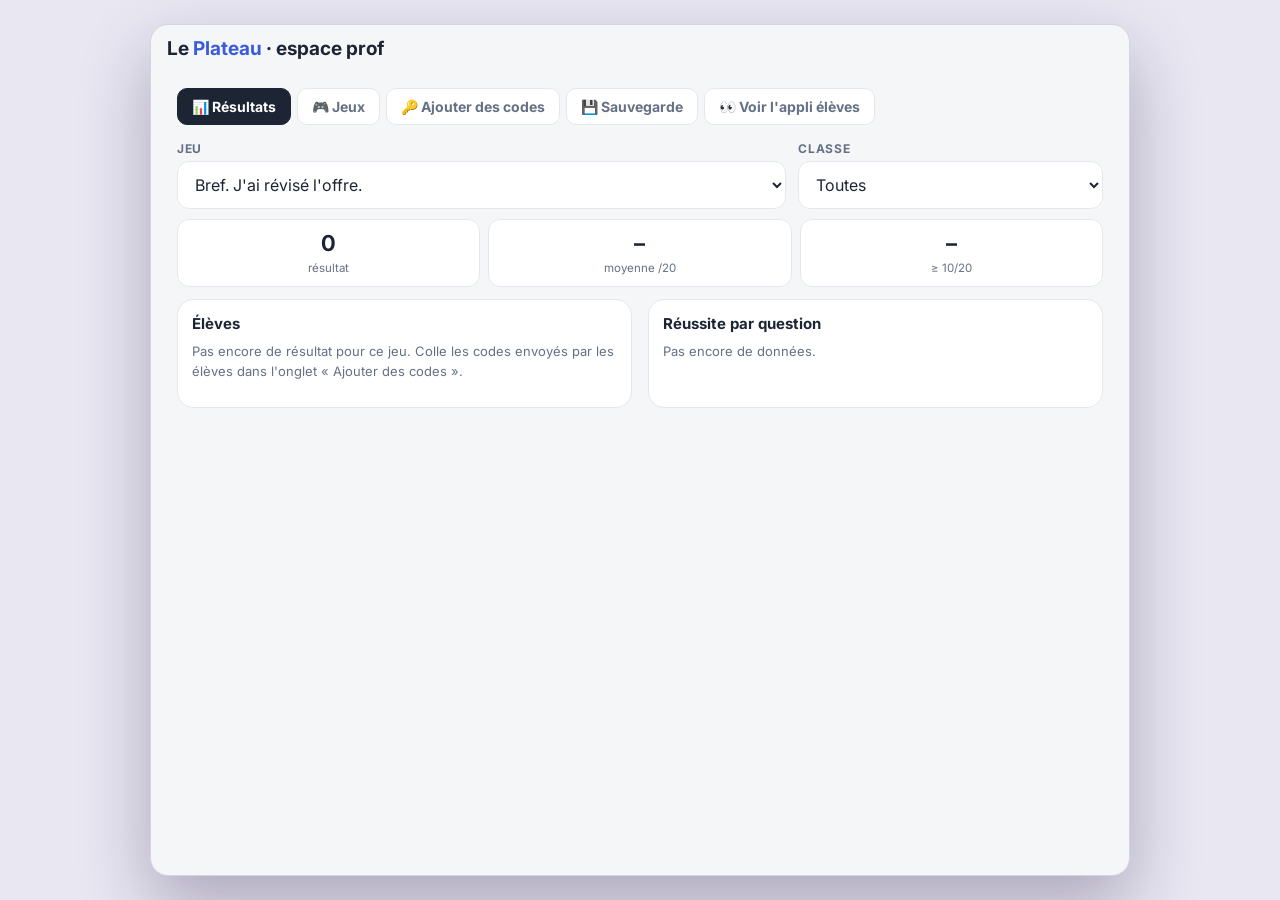
<file: prof-espace-7k3q.html>
<!DOCTYPE html>
<html lang="fr">
<head>
<meta charset="UTF-8">
<meta name="viewport" content="width=device-width, initial-scale=1, viewport-fit=cover">
<link href="https://fonts.googleapis.com/css2?family=Anton&family=Archivo+Black&family=Inter:wght@400;500;600;700;800&family=Playfair+Display:wght@600;700&display=swap" rel="stylesheet">
<link rel="stylesheet" href="style.css">
<title>Le Plateau · prof</title>
<meta name="robots" content="noindex, nofollow">
<meta name="theme-color" content="#5b4bdb">
<link rel="icon" href="icons/icon-192.png">
<link rel="apple-touch-icon" href="icons/apple-touch-icon.png">
<meta name="apple-mobile-web-app-capable" content="yes">
<meta name="mobile-web-app-capable" content="yes">
<meta name="apple-mobile-web-app-title" content="Le Plateau">
</head>
<body>
<div id="root"></div>
<script>window.PLATEAU_MODE='prof';</script>
<script src="app.js"></script>
</body>
</html>
</file>
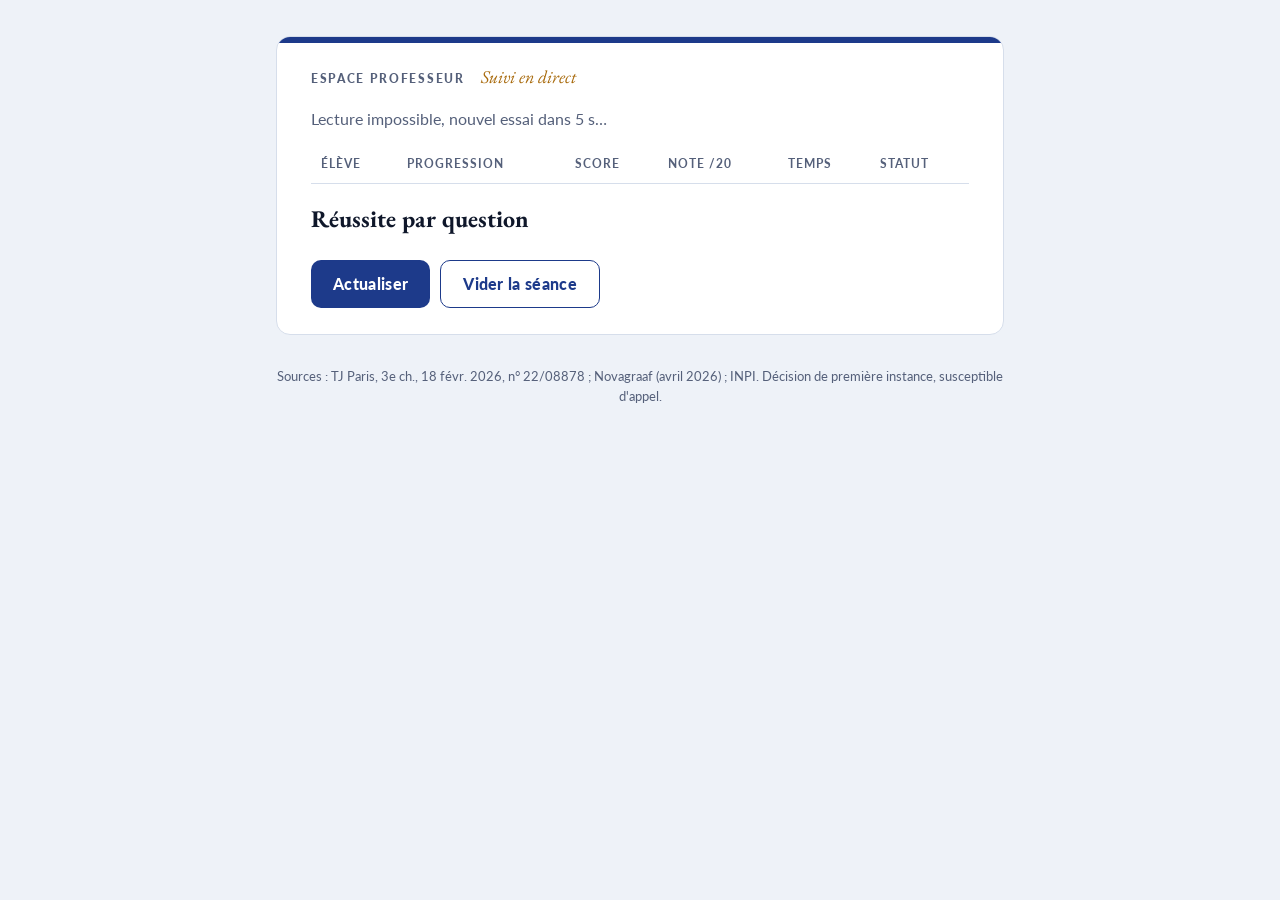
<file: escapes/quiz-affaire-feed/prof-k8f3.html>
<!DOCTYPE html>
<html lang="fr">
<meta name="viewport" content="width=device-width, initial-scale=1, viewport-fit=cover">
<meta charset="utf-8">
<meta name="robots" content="noindex, nofollow">
<script>window.MODE_PROF=true;</script>
<title>Quiz Affaire Feed</title>
<meta name="claude:viewport-fit-sides" content="cover">
<link rel="stylesheet" href="https://fonts.googleapis.com/css2?family=EB+Garamond:ital,wght@0,500;0,700;1,500&family=Lato:wght@400;700;900&display=swap">
<style>
/* Layout : « dossier d'audience » — une chemise de procédure, chaque question est une pièce numérotée, le score final est le délibéré */
:root{
  --bg:#EEF2F8; --paper:#FFFFFF; --ink:#0F172A; --muted:#55607A; --line:#D6DEEB;
  --navy:#1D3A8A; --navy-soft:#E6ECF8; --gold:#A86A0C; --gold-soft:#FBF1DE;
  --ok:#15803D; --ok-soft:#E5F4EA; --ko:#B91C1C; --ko-soft:#FBE7E7;
  --display:"EB Garamond",Georgia,"Times New Roman",serif;
  --body:"Lato",system-ui,-apple-system,"Segoe UI",sans-serif;
  --ease:cubic-bezier(.2,.8,.2,1);
}
@media (prefers-color-scheme: dark){:root:not([data-theme="light"]){
  --bg:#0D1220; --paper:#151C2E; --ink:#E8ECF5; --muted:#A3AEC6; --line:#2A3550;
  --navy:#93AEF5; --navy-soft:#1E2A47; --gold:#E9B04F; --gold-soft:#2E2512;
  --ok:#4ADE80; --ok-soft:#12301E; --ko:#F87171; --ko-soft:#3A1717; color-scheme:dark}}
:root[data-theme="dark"]{
  --bg:#0D1220; --paper:#151C2E; --ink:#E8ECF5; --muted:#A3AEC6; --line:#2A3550;
  --navy:#93AEF5; --navy-soft:#1E2A47; --gold:#E9B04F; --gold-soft:#2E2512;
  --ok:#4ADE80; --ok-soft:#12301E; --ko:#F87171; --ko-soft:#3A1717; color-scheme:dark}
*{box-sizing:border-box}
[hidden]{display:none!important}
body{background:var(--bg);color:var(--ink);font-family:var(--body);font-size:16px;line-height:1.6}
.wrap{max-width:760px;margin:0 auto;padding-block:28px 56px;
  padding-left:max(16px,env(safe-area-inset-left,0px));padding-right:max(16px,env(safe-area-inset-right,0px));
  display:grid;gap:20px}
button{font:inherit;color:inherit;cursor:pointer;touch-action:manipulation}
button:focus-visible,input:focus-visible{outline:3px solid var(--gold);outline-offset:2px}
.label{font-size:12px;font-weight:900;letter-spacing:.14em;text-transform:uppercase;color:var(--muted)}
h1,h2{font-family:var(--display);font-weight:700;margin:0;text-wrap:balance;line-height:1.1}

/* Couverture du dossier */
.cover{background:var(--paper);border:1px solid var(--line);border-radius:14px;padding:26px clamp(18px,4vw,34px);display:grid;gap:14px;position:relative;overflow:hidden}
.cover::before{content:"";position:absolute;inset:0 0 auto 0;height:6px;background:var(--navy)}
.case{display:flex;flex-wrap:wrap;gap:8px 16px;align-items:baseline}
.case .no{font-family:var(--display);font-style:italic;font-size:18px;color:var(--gold)}
h1{font-size:clamp(34px,7vw,52px)}
h1 .vs{font-style:italic;font-weight:500;color:var(--muted);font-size:.7em}
.cover p{margin:0;max-width:60ch;color:var(--muted)}
.meta{display:flex;flex-wrap:wrap;gap:8px}
.chip{display:inline-flex;align-items:center;gap:6px;padding:6px 12px;border-radius:999px;background:var(--navy-soft);color:var(--navy);font-size:14px;font-weight:700}
.chip svg{width:16px;height:16px}
.start{display:grid;gap:10px;max-width:420px}
.start label{font-weight:700;font-size:15px}
.start input{font:inherit;padding:12px 14px;border-radius:10px;border:1.5px solid var(--line);background:var(--bg);color:var(--ink);min-height:48px}
.btn{display:inline-flex;align-items:center;justify-content:center;gap:8px;min-height:48px;padding:0 22px;border-radius:10px;border:0;background:var(--navy);color:var(--paper);font-weight:900;letter-spacing:.02em;transition:transform .15s var(--ease),filter .15s}
.btn:hover{filter:brightness(1.08)} .btn:active{transform:scale(.97)}
.btn svg{width:18px;height:18px}
.btn.ghost{background:transparent;color:var(--navy);border:1.5px solid var(--navy)}
.btn[disabled]{opacity:.45;cursor:not-allowed}

/* Barre de progression */
.progress{display:grid;gap:8px}
.progress .row{display:flex;justify-content:space-between;font-size:14px;color:var(--muted);font-variant-numeric:tabular-nums}
.track{height:8px;border-radius:99px;background:var(--line);overflow:hidden}
.fill{height:100%;width:0;background:var(--navy);border-radius:99px;transition:width .3s var(--ease)}

/* Pièce = question */
.piece{background:var(--paper);border:1px solid var(--line);border-radius:14px;padding:24px clamp(18px,4vw,30px);display:grid;gap:16px}
.piece .head{display:flex;justify-content:space-between;align-items:center;gap:10px;flex-wrap:wrap}
.tag{font-size:12px;font-weight:900;letter-spacing:.1em;text-transform:uppercase;padding:4px 10px;border-radius:6px;background:var(--gold-soft);color:var(--gold)}
h2{font-size:clamp(22px,4.2vw,28px)}
.opts{display:grid;gap:10px}
.opt{display:flex;align-items:flex-start;gap:12px;text-align:left;width:100%;min-height:52px;padding:12px 14px;border-radius:10px;border:1.5px solid var(--line);background:var(--paper);transition:border-color .15s,background .15s,transform .15s var(--ease)}
.opt:hover:not([disabled]){border-color:var(--navy);background:var(--navy-soft)}
.opt:active:not([disabled]){transform:scale(.99)}
.opt .k{flex:none;width:28px;height:28px;border-radius:7px;display:grid;place-items:center;font-weight:900;font-size:14px;background:var(--navy-soft);color:var(--navy)}
.opt .t{flex:1;min-width:0;padding-top:2px}
.opt .ic{flex:none;width:22px;height:22px;margin-top:3px;display:none}
.opt[disabled]{cursor:default}
.opt.right{border-color:var(--ok);background:var(--ok-soft)} .opt.right .k{background:var(--ok);color:var(--paper)} .opt.right .ic.y{display:block;color:var(--ok)}
.opt.wrong{border-color:var(--ko);background:var(--ko-soft)} .opt.wrong .k{background:var(--ko);color:var(--paper)} .opt.wrong .ic.n{display:block;color:var(--ko)}
.opt.dim{opacity:.55}

.verdict{display:grid;gap:6px;padding:14px 16px;border-radius:10px;border-left:5px solid var(--ok);background:var(--ok-soft);animation:in .25s var(--ease)}
.verdict.ko{border-left-color:var(--ko);background:var(--ko-soft)}
.verdict .v{font-family:var(--display);font-size:20px;font-weight:700;display:flex;align-items:center;gap:8px}
.verdict.ok .v{color:var(--ok)} .verdict.ko .v{color:var(--ko)}
.verdict .v svg{width:22px;height:22px}
.verdict p{margin:0}
.actions{display:flex;justify-content:flex-end}
@keyframes in{from{opacity:.2;transform:translateY(6px)}to{opacity:1;transform:none}}

/* Délibéré */
.result{background:var(--paper);border:1px solid var(--line);border-radius:14px;padding:28px clamp(18px,4vw,34px);display:grid;gap:18px;text-align:center;justify-items:center}
.seal{width:140px;height:140px;border-radius:50%;border:3px double var(--gold);display:grid;place-items:center;align-content:center;color:var(--gold);transform:rotate(-6deg)}
.seal b{font-family:var(--display);font-size:46px;line-height:1;font-variant-numeric:tabular-nums}
.seal span{font-size:12px;font-weight:900;letter-spacing:.14em;text-transform:uppercase}
.result h2{font-size:clamp(26px,5vw,36px)}
.result p{margin:0;max-width:52ch;color:var(--muted)}
.recap{width:100%;display:grid;gap:8px;text-align:left}
.recap li{display:flex;gap:10px;align-items:flex-start;padding:10px 12px;border-radius:10px;background:var(--bg);font-size:15px}
.recap ul{list-style:none;margin:0;padding:0;display:grid;gap:8px}
.recap svg{flex:none;width:20px;height:20px;margin-top:2px}
.recap .y{color:var(--ok)} .recap .n{color:var(--ko)}
.recap .ans{color:var(--muted);font-size:14px}
.btns{display:flex;gap:10px;flex-wrap:wrap;justify-content:center}
.foot{font-size:12.5px;color:var(--muted);text-align:center}
.suivi{width:100%;border-collapse:collapse;font-size:15px}
.suivi th,.suivi td{text-align:left;padding:9px 10px;border-bottom:1px solid var(--line);white-space:nowrap}
.suivi th{font-size:12px;text-transform:uppercase;letter-spacing:.08em;color:var(--muted)}
.bar{display:inline-block;vertical-align:middle;width:110px;height:9px;border-radius:9px;background:var(--line);overflow:hidden;margin-right:6px}
.bar i{display:block;height:100%;background:var(--navy)}
.qrow{display:grid;grid-template-columns:1fr 130px 48px;gap:10px;align-items:center;padding:8px 12px;border-radius:10px;background:var(--bg);font-size:14px}
.sr{position:absolute;width:1px;height:1px;overflow:hidden;clip:rect(0 0 0 0)}
@media (prefers-reduced-motion:reduce){*{animation:none!important;transition:none!important}}
</style>

<svg width="0" height="0" style="position:absolute" aria-hidden="true">
  <symbol id="i-check" viewBox="0 0 24 24" fill="none" stroke="currentColor" stroke-width="2.4" stroke-linecap="round" stroke-linejoin="round"><circle cx="12" cy="12" r="9.5"/><path d="M8 12.5l2.7 2.7L16 9.8"/></symbol>
  <symbol id="i-x" viewBox="0 0 24 24" fill="none" stroke="currentColor" stroke-width="2.4" stroke-linecap="round"><circle cx="12" cy="12" r="9.5"/><path d="M9 9l6 6M15 9l-6 6"/></symbol>
  <symbol id="i-scale" viewBox="0 0 24 24" fill="none" stroke="currentColor" stroke-width="2" stroke-linecap="round" stroke-linejoin="round"><path d="M12 3v18M7 21h10M5 7h14M5 7l-3 7a3 3 0 006 0L5 7zM19 7l-3 7a3 3 0 006 0l-3-7z"/></symbol>
  <symbol id="i-clock" viewBox="0 0 24 24" fill="none" stroke="currentColor" stroke-width="2" stroke-linecap="round"><circle cx="12" cy="12" r="9"/><path d="M12 7v5l3 2"/></symbol>
  <symbol id="i-arrow" viewBox="0 0 24 24" fill="none" stroke="currentColor" stroke-width="2.4" stroke-linecap="round" stroke-linejoin="round"><path d="M5 12h14M13 6l6 6-6 6"/></symbol>
  <symbol id="i-redo" viewBox="0 0 24 24" fill="none" stroke="currentColor" stroke-width="2.2" stroke-linecap="round" stroke-linejoin="round"><path d="M4 12a8 8 0 1 0 2.4-5.7M4 4v4h4"/></symbol>
</svg>

<main class="wrap" id="app">
  <section class="cover" id="cover">
    <div class="case"><span class="label">Dossier d'audience · BTS MCO · Bloc 2 ADOC</span><span class="no">Affaire n° 22/08878</span></div>
    <h1>The Feed <span class="vs">contre</span> Feed.</h1>
    <p>Le 18 février 2026, le tribunal judiciaire de Paris a annulé les marques de la start-up Feed., devenue O.K.R. Douze pièces, douze questions : à vous de rendre le verdict.</p>
    <div class="meta">
      <span class="chip"><svg aria-hidden="true"><use href="#i-scale"/></svg>12 questions</span>
      <span class="chip"><svg aria-hidden="true"><use href="#i-clock"/></svg>10 minutes environ</span>
    </div>
    <form class="start" id="startForm">
      <label for="who">Votre prénom et nom</label>
      <input id="who" name="who" type="text" autocomplete="given-name" maxlength="40" placeholder="Ex. : Léa Martin" required>
      <div><button class="btn" type="submit">Ouvrir le dossier <svg aria-hidden="true"><use href="#i-arrow"/></svg></button></div>
    </form>
  </section>

  <div id="quiz" hidden>
    <div class="progress" style="margin-bottom:16px">
      <div class="row"><span id="pLabel">Pièce 1 sur 12</span><span id="pScore">Score : 0</span></div>
      <div class="track" role="progressbar" aria-valuemin="0" aria-valuemax="12" aria-valuenow="0" id="track"><div class="fill" id="fill"></div></div>
    </div>
    <section class="piece" aria-labelledby="qText">
      <div class="head"><span class="label" id="qNum">Pièce n° 1</span><span class="tag" id="qTag">QCM</span></div>
      <h2 id="qText"></h2>
      <div class="opts" id="opts" role="group" aria-labelledby="qText"></div>
      <div id="fb" aria-live="polite"></div>
      <div class="actions"><button class="btn" id="next" hidden>Pièce suivante <svg aria-hidden="true"><use href="#i-arrow"/></svg></button></div>
    </section>
  </div>

  <section class="result" id="result" hidden aria-live="polite">
    <span class="label">Délibéré</span>
    <div class="seal"><b id="rScore">0</b><span>sur 12</span></div>
    <h2 id="rTitle"></h2>
    <p id="rText"></p>
    <div class="recap"><ul id="recap"></ul></div>
    <div class="btns">
      <button class="btn" id="again"><svg aria-hidden="true"><use href="#i-redo"/></svg>Rejouer</button>
      <button class="btn ghost" id="errorsOnly">Revoir mes erreurs</button>
    </div>
  </section>

  <section class="cover" id="prof" hidden>
    <div class="case"><span class="label">Espace professeur</span><span class="no">Suivi en direct</span></div>
    <p id="suiviInfo">Chargement…</p>
    <div style="overflow-x:auto"><table class="suivi" id="suiviTab"><thead><tr><th>Élève</th><th>Progression</th><th>Score</th><th>Note /20</th><th>Temps</th><th>Statut</th></tr></thead><tbody></tbody></table></div>
    <h2 style="font-size:24px;margin-top:8px">Réussite par question</h2>
    <div id="parQ" class="recap"></div>
    <div class="btns" style="justify-content:flex-start"><button class="btn" id="suiviMaj">Actualiser</button><button class="btn ghost" id="suiviReset">Vider la séance</button></div>
  </section>

  <p class="foot">Sources : TJ Paris, 3e ch., 18 févr. 2026, n° 22/08878 ; Novagraaf (avril 2026) ; INPI. Décision de première instance, susceptible d'appel.</p>
</main>

<script>
const Q = [
  {t:"QCM", q:"Quelle juridiction a annulé les marques Feed ?", o:["L'INPI","Le tribunal judiciaire de Paris","L'EUIPO (office européen des marques)","La Cour de cassation"], a:1,
   e:"C'est une décision de justice du tribunal judiciaire de Paris, rendue le 18 février 2026. L'INPI n'a pas radié la marque."},
  {t:"QCM", q:"Qui est titulaire de la marque antérieure « The Feed » ?", o:["Une start-up française concurrente","Anthony Bourbon lui-même","La société américaine The Feed.com","L'INPI"], a:2,
   e:"The Feed.com, société américaine, a déposé la marque de l'Union européenne « The Feed » le 3 décembre 2013, trois ans avant la création de Feed."},
  {t:"QCM", q:"Pourquoi le mot « The » ne suffit-il pas à distinguer les deux marques ?", o:["Il est en anglais","Il est peu distinctif : « Feed » est l'élément dominant","Il n'est pas protégeable en France","Feed. l'avait aussi déposé"], a:1,
   e:"Le tribunal a jugé « The » peu distinctif. Le consommateur retient « Feed », commun aux deux signes."},
  {t:"Vrai ou faux", q:"La notoriété de Feed. en France lui a permis de conserver sa marque.", o:["Vrai","Faux"], a:1,
   e:"Faux. Le succès commercial et la notoriété n'ont pas suffi à écarter l'antériorité : le premier qui dépose a la priorité."},
  {t:"QCM", q:"Quels éléments réunis créent le risque de confusion ?", o:["Même prix et même logo","Signes proches, produits similaires, même public","Même pays d'origine","Même dirigeant"], a:1,
   e:"Le juge compare les signes, les produits et services (substituts de repas, boissons, compléments, vente en ligne) et le public visé."},
  {t:"QCM", q:"Sur quel fondement les marques Feed ont-elles été perdues ?", o:["La déchéance pour non-usage","La nullité pour atteinte à une marque antérieure","La radiation automatique par l'INPI","La concurrence déloyale"], a:1,
   e:"Il s'agit d'une nullité : les marques n'auraient jamais dû être enregistrées car elles portaient atteinte à « The Feed »."},
  {t:"QCM", q:"Quel est l'effet d'une nullité de marque ?", o:["La marque disparaît dans 5 ans","Elle est rétroactive : la marque est réputée n'avoir jamais existé","Elle ne vaut que pour l'avenir","Elle suspend la marque pendant un an"], a:1,
   e:"La nullité rétroagit à la date de dépôt. La déchéance, elle, ne prend effet qu'à la date de la demande ou du motif."},
  {t:"QCM", q:"Au bout de combien d'années sans exploitation sérieuse une marque peut-elle être déchue ?", o:["3 ans","5 ans","10 ans","20 ans"], a:1,
   e:"Cinq ans sans exploitation sérieuse. Une marque peut aussi être déchue si elle devient générique ou trompeuse. Ce n'était pas le cas de Feed."},
  {t:"QCM", q:"Pourquoi l'affaire a-t-elle été jugée par le tribunal et non par l'INPI ?", o:["L'INPI ne traite jamais les nullités","La nullité était liée à une action en contrefaçon","The Feed.com est une société étrangère","Le montant dépassait 100 000 €"], a:1,
   e:"L'INPI peut annuler une marque, mais il n'est pas compétent quand la nullité accompagne une action en contrefaçon."},
  {t:"QCM", q:"Combien Feed. doit-elle verser en dommages-intérêts provisionnels ?", o:["10 000 €","169 416,41 €","179 416,41 €","1,4 M€"], a:2,
   e:"179 416,41 € : 169 416,41 € de perte de chance de conclure une licence et 10 000 € de préjudice moral."},
  {t:"Vrai ou faux", q:"Le tribunal a aussi condamné Feed. pour concurrence déloyale et parasitisme.", o:["Vrai","Faux"], a:1,
   e:"Faux. Ces demandes ont été rejetées. Seule la contrefaçon de marque a été retenue."},
  {t:"QCM", q:"Quelle précaution aurait pu éviter le litige avant le dépôt de la marque ?", o:["Créer un logo coloré","Réserver un compte Instagram","Faire une recherche d'antériorités (INPI, EUIPO, OMPI)","Lever des fonds rapidement"], a:2,
   e:"La recherche d'antériorités vérifie qu'aucun signe proche n'est déjà protégé pour des produits similaires. Ensuite, une veille surveille les nouveaux dépôts."}
];
const $ = id => document.getElementById(id);
let order = [], i = 0, score = 0, answers = [], who = "";
/* Suivi en direct (même base Firebase que Swiss Running) */
const DB = "https://escape-game-rivetoile-default-rtdb.europe-west1.firebasedatabase.app", JEU_ID = "quiz-affaire-feed";
let SID = "", principal = false, debut = 0;
function envoyer(fini){
  if(!principal || !who || window.MODE_PROF) return;
  const rep = Q.map((_,k)=>{const a = answers.find(x=>x.idx===k); return a ? (a.good?"1":"0") : "-"}).join("");
  const corps = {nom:who, repondu:answers.length, score, total:Q.length, rep, statut:fini?"terminé":"en cours", temps_s:Math.round((Date.now()-debut)/1000), maj:Date.now()};
  try{ fetch(DB+"/"+JEU_ID+"/"+SID+".json", {method:"PUT", body:JSON.stringify(corps)}).catch(()=>{}) }catch(e){}
}
const ic = (id, cls) => `<svg class="ic ${cls}" aria-hidden="true"><use href="#${id}"/></svg>`;

function start(list){
  principal = list.length === Q.length;
  if(principal){ SID = Date.now().toString(36)+Math.random().toString(36).slice(2,7); debut = Date.now(); }
  order = list; i = 0; score = 0; answers = [];
  $("cover").hidden = true; $("result").hidden = true; $("quiz").hidden = false;
  $("track").setAttribute("aria-valuemax", order.length);
  show(); envoyer();
}
function show(){
  const q = Q[order[i]];
  $("pLabel").textContent = `Pièce ${i+1} sur ${order.length}`;
  $("pScore").textContent = `Score : ${score}`;
  $("fill").style.width = (i/order.length*100) + "%";
  $("track").setAttribute("aria-valuenow", i);
  $("qNum").textContent = `Pièce n° ${order[i]+1}`;
  $("qTag").textContent = q.t;
  $("qText").textContent = q.q;
  $("fb").innerHTML = ""; $("next").hidden = true;
  const keys = q.o.length === 2 ? ["V","F"] : ["A","B","C","D"];
  $("opts").innerHTML = q.o.map((o,k)=>`<button class="opt" data-k="${k}"><span class="k">${keys[k]}</span><span class="t">${o}</span>${ic("i-check","y")}${ic("i-x","n")}</button>`).join("");
  $("opts").querySelectorAll(".opt").forEach(b => b.addEventListener("click", () => pick(+b.dataset.k)));
  $("qText").setAttribute("tabindex","-1"); $("qText").focus({preventScroll:false});
}
function pick(k){
  const q = Q[order[i]]; const good = k === q.a;
  if (good) score++;
  answers.push({idx:order[i], k, good});
  $("opts").querySelectorAll(".opt").forEach((b,n)=>{
    b.disabled = true;
    if (n === q.a) b.classList.add("right");
    else if (n === k) b.classList.add("wrong");
    else b.classList.add("dim");
  });
  $("fb").innerHTML = `<div class="verdict ${good?"ok":"ko"}"><div class="v"><svg aria-hidden="true"><use href="#${good?"i-check":"i-x"}"/></svg>${good?"Argument retenu":"Argument rejeté"}</div><p>${q.e}</p></div>`;
  $("pScore").textContent = `Score : ${score}`;
  envoyer();
  $("next").innerHTML = (i === order.length-1 ? "Voir le délibéré" : "Pièce suivante") + ` <svg aria-hidden="true"><use href="#i-arrow"/></svg>`;
  $("next").hidden = false; $("next").focus();
}
function next(){ i++; i < order.length ? show() : end(); }
function end(){
  $("quiz").hidden = true; $("result").hidden = false;
  envoyer(true); principal = false;
  const n = order.length, r = score/n;
  $("rScore").textContent = score;
  document.querySelector(".seal span").textContent = "sur " + n;
  const name = who ? who + ", " : "";
  const [title, text] = r === 1 ? ["Verdict : relaxe totale", "Vous maîtrisez parfaitement l'affaire Feed et le droit des marques."]
    : r >= .75 ? ["Verdict : dossier solide", "Très bonne maîtrise. Relisez les explications des questions manquées."]
    : r >= .5 ? ["Verdict : à compléter", "Les bases sont là. Revoyez la différence entre nullité et déchéance et le rôle de l'INPI."]
    : ["Verdict : dossier à reprendre", "Relisez les deux infographies et la fiche ressource, puis rejouez."];
  $("rTitle").textContent = name ? name + title.charAt(0).toLowerCase() + title.slice(1) : title;
  $("rText").textContent = text;
  $("recap").innerHTML = answers.map(a=>{
    const q = Q[a.idx];
    return `<li>${ic(a.good?"i-check":"i-x", a.good?"y":"n").replace('class="ic ','class="')}<span><b>${q.q}</b><br><span class="ans">${a.good ? "Bonne réponse" : "Votre réponse : " + q.o[a.k] + " · Attendu : " + q.o[q.a]}</span></span></li>`;
  }).join("");
  $("errorsOnly").hidden = answers.every(a=>a.good);
  $("rTitle").setAttribute("tabindex","-1"); $("rTitle").focus();
}
$("startForm").addEventListener("submit", e => { e.preventDefault(); who = $("who").value.trim(); start(Q.map((_,k)=>k)); });
$("next").addEventListener("click", next);
$("again").addEventListener("click", () => start(Q.map((_,k)=>k)));
$("errorsOnly").addEventListener("click", () => start(answers.filter(a=>!a.good).map(a=>a.idx)));
document.addEventListener("keydown", e => {
  if ($("quiz").hidden || e.target.tagName === "INPUT") return;
  const map = {a:0,b:1,c:2,d:3,v:0,f:1,"1":0,"2":1,"3":2,"4":3};
  const k = map[e.key.toLowerCase()];
  const btns = [...$("opts").querySelectorAll(".opt:not([disabled])")];
  if (k !== undefined && btns[k]) btns[k].click();
});

/* Espace professeur */
const esc = s => String(s).replace(/[&<>"]/g, c => ({"&":"&amp;","<":"&lt;",">":"&gt;",'"':"&quot;"}[c]));
const fmt = s => { s = Math.max(0, s|0); return Math.floor(s/60) + " min " + String(s%60).padStart(2,"0"); };
function suivi(){
  fetch(DB+"/"+JEU_ID+".json").then(r=>r.json()).then(o=>{
    if(o && o.error) throw new Error(o.error);
    const now = Date.now(), L = Object.values(o||{});
    const vus = {}; L.sort((a,b)=>a.maj-b.maj).forEach(e=>{ vus[e.nom.toLowerCase()] = (vus[e.nom.toLowerCase()]||0)+1; e.essai = vus[e.nom.toLowerCase()]; });
    L.sort((a,b)=>a.nom.localeCompare(b.nom,"fr") || a.essai-b.essai);
    const fini = L.filter(e=>e.statut==="terminé").length;
    $("suiviInfo").textContent = `${L.length} partie${L.length>1?"s":""} · ${fini} terminée${fini>1?"s":""} · mis à jour à ${new Date().toLocaleTimeString("fr-FR")}`;
    $("suiviTab").querySelector("tbody").innerHTML = L.map(e=>{
      const inactif = (now - (+e.maj||0))/60000, t = e.total||12;
      const st = e.statut==="terminé" ? '<b style="color:var(--ok)">Terminé</b>' : inactif>3 ? `<span style="color:var(--ko)">Inactif ${Math.round(inactif)} min</span>` : "En jeu";
      const note = Math.round(e.score/t*20*2)/2;
      return `<tr><td><b>${esc(e.nom)}</b>${e.essai>1?` <span style="color:var(--muted)">(essai ${e.essai})</span>`:""}</td><td><span class="bar"><i style="width:${Math.round(e.repondu/t*100)}%"></i></span>${e.repondu}/${t}</td><td>${e.score}/${e.repondu}</td><td><b>${e.statut==="terminé"?String(note).replace(".",","):"…"}</b></td><td>${fmt(e.temps_s)}</td><td>${st}</td></tr>`;
    }).join("") || '<tr><td colspan="6">Aucun élève pour l\'instant.</td></tr>';
    $("parQ").innerHTML = Q.map((q,k)=>{
      const R = L.map(e=>(e.rep||"")[k]).filter(x=>x==="0"||x==="1"), ok = R.filter(x=>x==="1").length;
      const pc = R.length ? Math.round(ok/R.length*100) : null;
      const c = pc===null ? "var(--muted)" : pc>=70 ? "var(--ok)" : pc>=40 ? "var(--gold)" : "var(--ko)";
      return `<div class="qrow"><span><b>${k+1}.</b> ${esc(q.q)}</span><span class="bar" style="width:120px"><i style="width:${pc||0}%;background:${c}"></i></span><b style="color:${c}">${pc===null?"–":pc+" %"}</b></div>`;
    }).join("");
  }).catch(err=>{ $("suiviInfo").textContent = /denied/i.test(err.message) ? "La base Firebase refuse l'accès (règles expirées ou limitées)." : "Lecture impossible, nouvel essai dans 5 s…"; });
}
if(window.MODE_PROF){
  document.title = "Suivi prof · Quiz Affaire Feed";
  $("cover").hidden = true; $("prof").hidden = false;
  $("suiviMaj").onclick = suivi;
  let armee = 0;
  $("suiviReset").onclick = e => { const b = e.target; if(Date.now()-armee > 5000){ armee = Date.now(); b.textContent = "Clique encore pour confirmer"; return; }
    armee = 0; fetch(DB+"/"+JEU_ID+".json", {method:"DELETE"}).then(()=>{ b.textContent = "Vider la séance"; suivi(); }).catch(()=>{ b.textContent = "Échec de l'effacement"; }); };
  suivi(); setInterval(suivi, 5000);
}
</script>
</file>
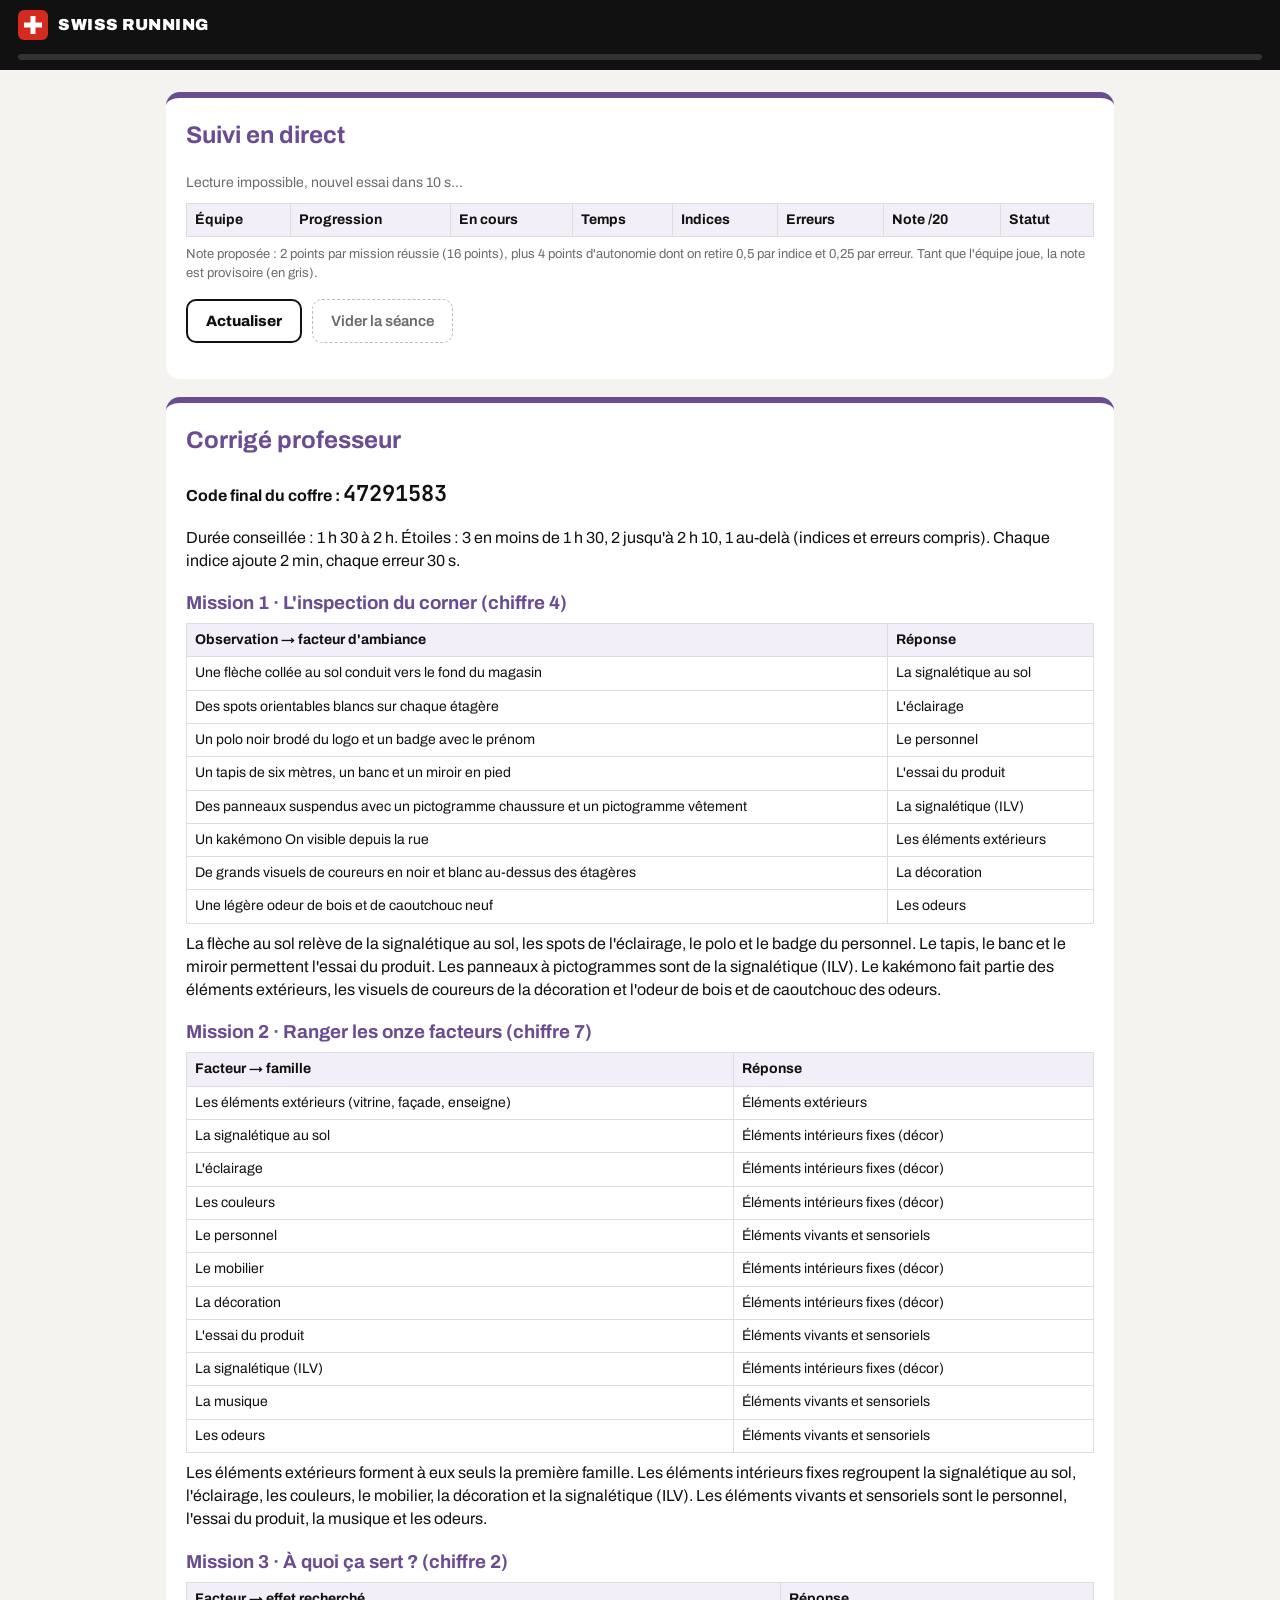
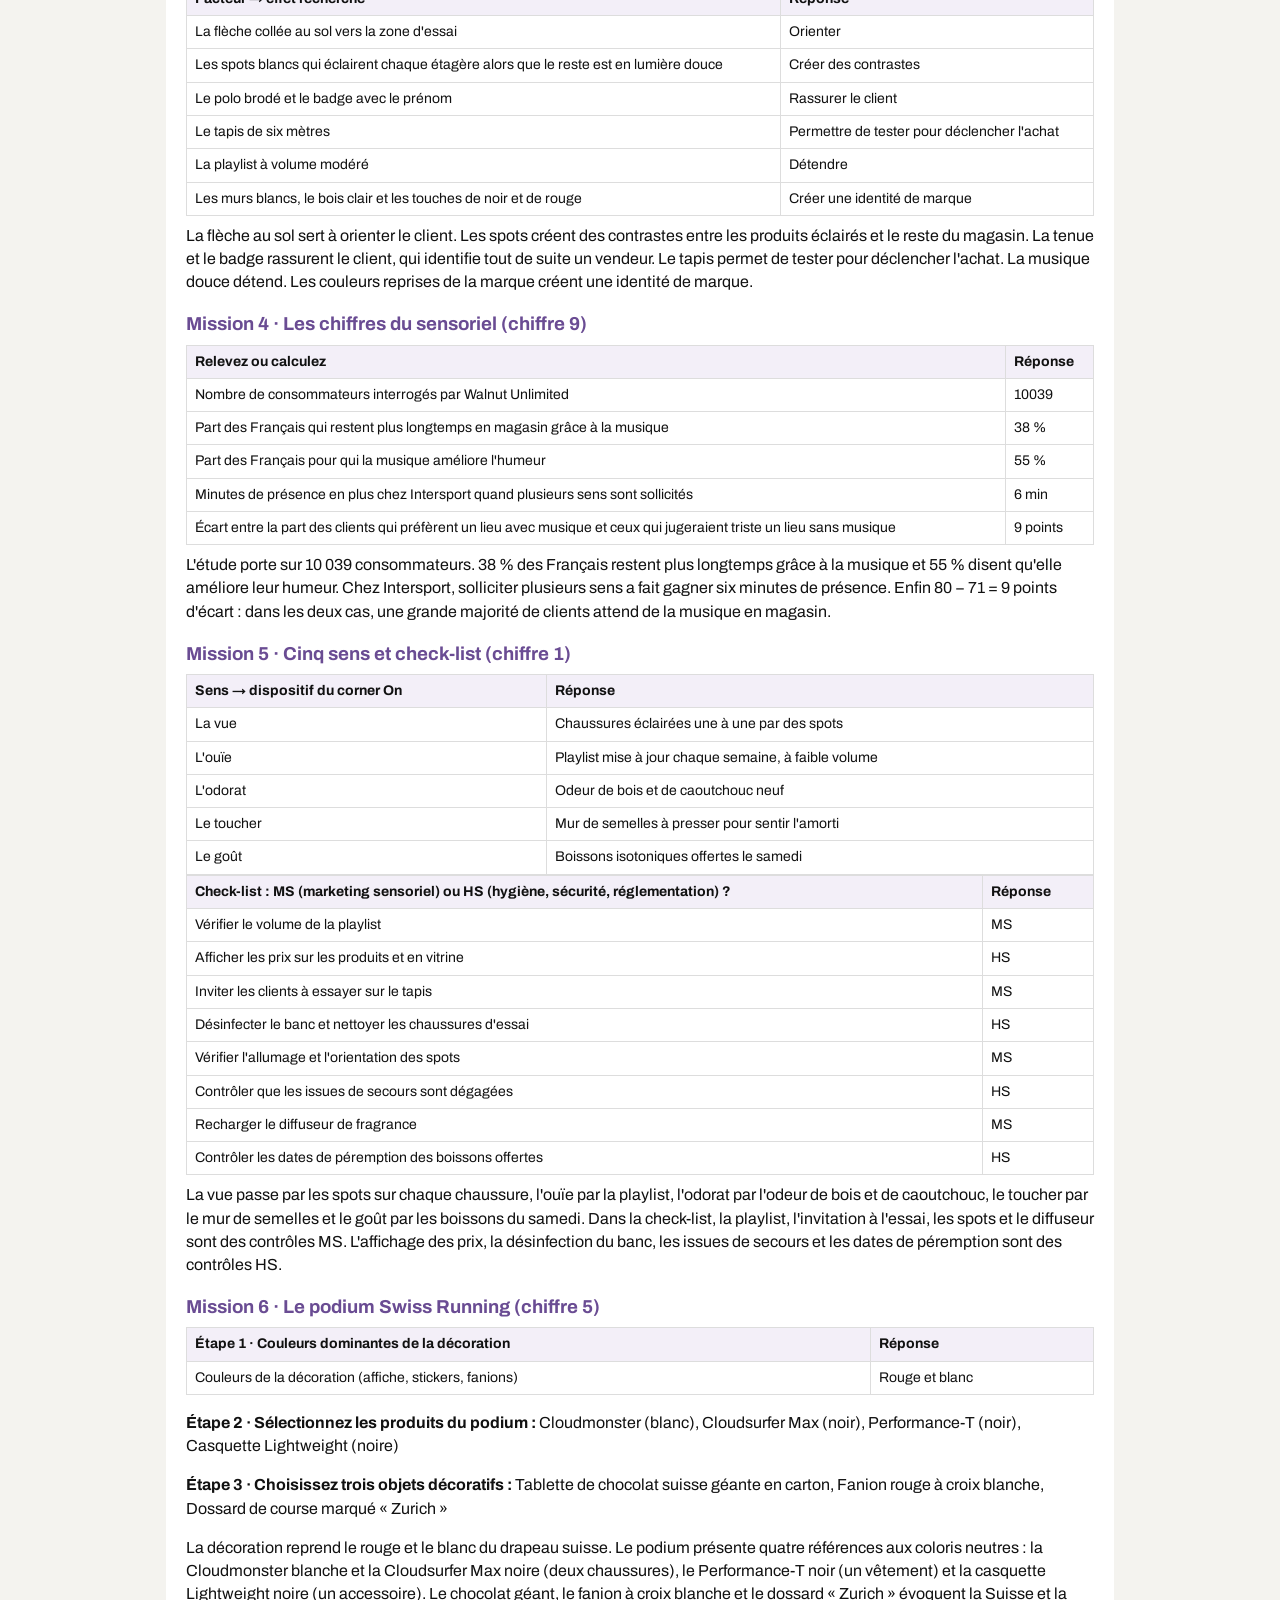
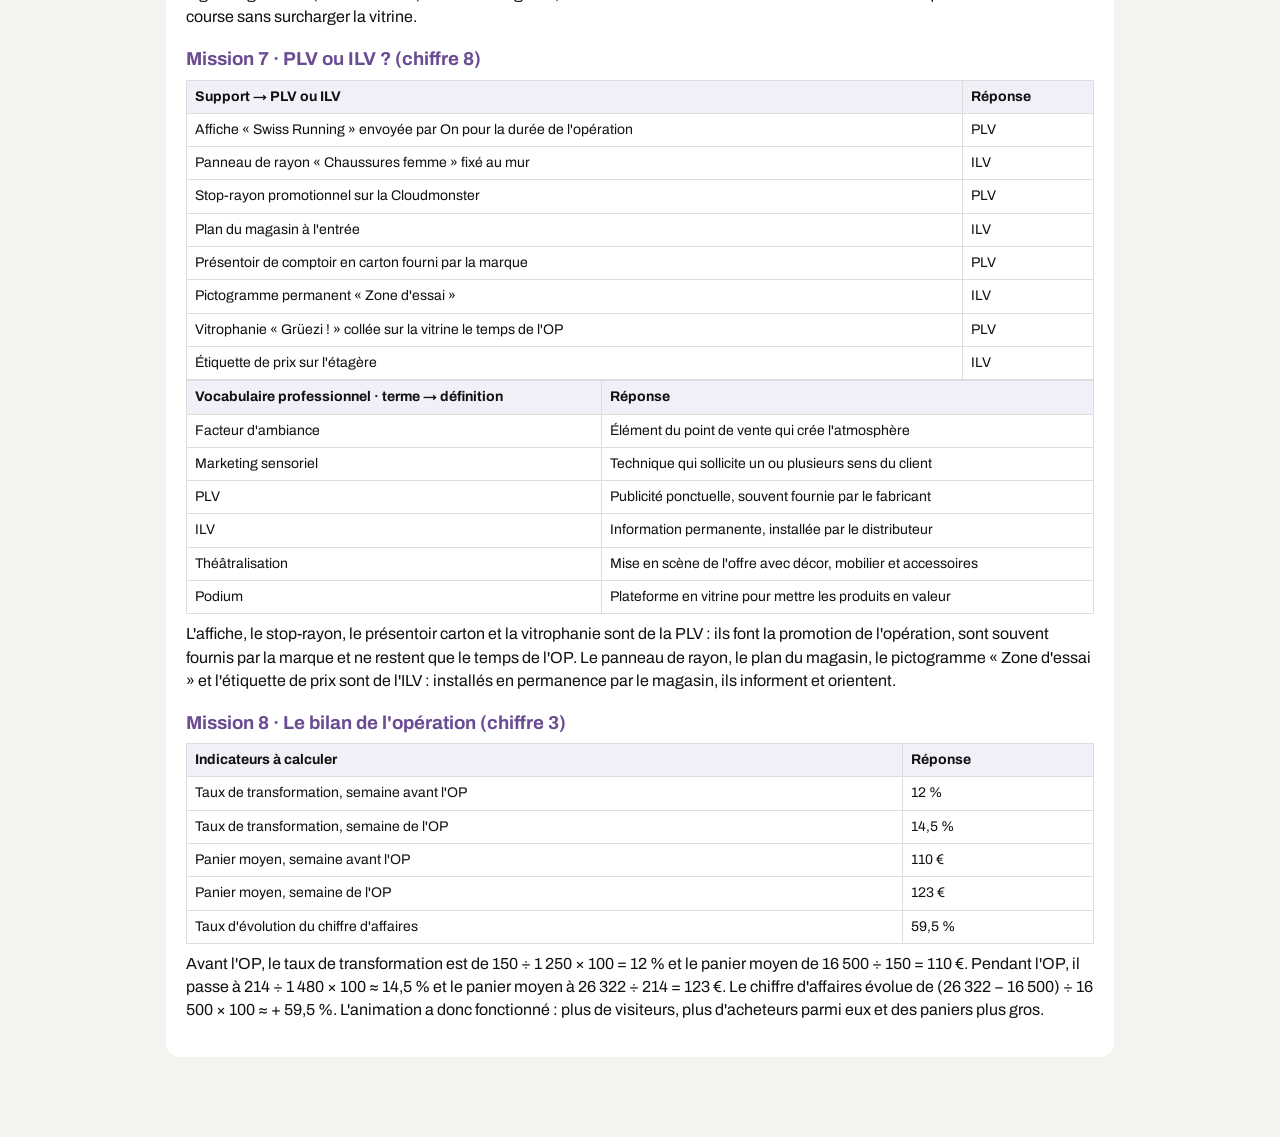
<file: escapes/swiss-running/prof-r7m2.html>
<!DOCTYPE html>
<html lang="fr">
<head>
<meta name="robots" content="noindex, nofollow">
<meta charset="UTF-8">
<meta name="viewport" content="width=device-width, initial-scale=1">
<title>Escape game · Opération Swiss Running</title>
<link rel="preconnect" href="https://fonts.googleapis.com">
<link href="https://fonts.googleapis.com/css2?family=Archivo:wght@400;600;800;900&family=JetBrains+Mono:wght@500;700&display=swap" rel="stylesheet">
<style>
:root{
  --noir:#111111; --gris:#6b6b6b; --clair:#f4f3ef; --blanc:#ffffff;
  --rouge:#d52b1e; --rouge-f:#a81f15; --vert:#1f9d55; --bleu:#3A86D4; --rose:#E0679C; --lilas:#6A4C93;
  --r:14px;
}
*{box-sizing:border-box}
html,body{margin:0}
body{font-family:Archivo,system-ui,-apple-system,Segoe UI,Roboto,sans-serif;background:var(--clair);color:var(--noir);line-height:1.45;font-size:16px}
button{font-family:inherit;cursor:pointer}
.hidden{display:none!important}

/* barre du haut */
.top{position:sticky;top:0;z-index:20;background:var(--noir);color:#fff;display:flex;align-items:center;gap:14px;padding:10px 18px;flex-wrap:wrap}
.logo{display:flex;align-items:center;gap:10px;font-weight:900;letter-spacing:.5px}
.croix{width:30px;height:30px;background:var(--rouge);border-radius:6px;position:relative;flex:none}
.croix:before,.croix:after{content:"";position:absolute;background:#fff;left:50%;top:50%;transform:translate(-50%,-50%)}
.croix:before{width:18px;height:5px}.croix:after{width:5px;height:18px}
.top .equipe{opacity:.8;font-size:14px}
.top .sp{flex:1}
.chrono{font-family:"JetBrains Mono",monospace;font-size:20px;background:#222;padding:4px 12px;border-radius:8px}
.prog{height:6px;background:#333;width:100%;border-radius:4px;overflow:hidden;flex-basis:100%}
.prog i{display:block;height:100%;background:var(--rouge);width:0;transition:width .5s}

main{max-width:980px;margin:0 auto;padding:22px 16px 80px}

/* accueil */
.hero{background:var(--noir);color:#fff;border-radius:22px;padding:34px 28px;position:relative;overflow:hidden}
.hero h1{font-size:clamp(30px,6vw,52px);line-height:1;margin:6px 0 14px;font-weight:900;text-transform:uppercase}
.hero h1 span{color:var(--rouge)}
.hero .kick{font-size:13px;letter-spacing:2px;text-transform:uppercase;opacity:.7}
.hero p{max-width:620px;opacity:.92}
.hero .bg{position:absolute;right:-40px;bottom:-40px;width:260px;height:260px;background:var(--rouge);border-radius:40px;opacity:.95;transform:rotate(12deg)}
.hero .bg:before,.hero .bg:after{content:"";position:absolute;background:#fff;left:50%;top:50%;transform:translate(-50%,-50%)}
.hero .bg:before{width:150px;height:42px}.hero .bg:after{width:42px;height:150px}
.hero .inner{position:relative;z-index:1}
.form{display:flex;gap:10px;flex-wrap:wrap;margin-top:18px}
.form input{flex:1;min-width:200px;padding:13px 14px;border-radius:10px;border:0;font-size:16px;font-family:inherit}
.btn{border:0;border-radius:10px;padding:12px 18px;font-weight:800;font-size:15px;background:var(--rouge);color:#fff;transition:transform .1s}
.btn:active{transform:scale(.97)}
.btn.sec{background:#fff;color:var(--noir);border:2px solid var(--noir)}
.btn.ghost{background:transparent;color:var(--gris);border:1px dashed #bbb;font-weight:600}
.btn:disabled{opacity:.4;cursor:not-allowed}

.regles{display:grid;grid-template-columns:repeat(auto-fit,minmax(200px,1fr));gap:12px;margin:18px 0}
.regle{background:#fff;border-radius:var(--r);padding:16px;border-left:5px solid var(--rouge)}
.regle b{display:block;margin-bottom:4px}

/* carte des missions */
.carte{display:grid;grid-template-columns:repeat(auto-fill,minmax(210px,1fr));gap:12px;margin-top:10px}
.mcard{background:#fff;border-radius:var(--r);padding:16px;border:2px solid transparent;text-align:left;font-size:15px;position:relative;min-height:118px}
.mcard .n{font-family:"JetBrains Mono",monospace;font-size:13px;color:var(--gris)}
.mcard h3{margin:4px 0 0;font-size:17px}
.mcard.lock{opacity:.45;cursor:not-allowed}
.mcard.open{border-color:var(--noir)}
.mcard.done{border-color:var(--vert)}
.mcard .etat{position:absolute;right:12px;top:12px;font-size:20px}
.mcard .chiffre{position:absolute;right:14px;bottom:10px;font-family:"JetBrains Mono",monospace;font-size:26px;font-weight:700;color:var(--vert)}

.cadenas{background:var(--noir);color:#fff;border-radius:var(--r);padding:18px;margin-top:18px;display:flex;align-items:center;gap:16px;flex-wrap:wrap}
.digits{display:flex;gap:6px}
.digits span{width:34px;height:44px;border-radius:8px;background:#2a2a2a;display:grid;place-items:center;font-family:"JetBrains Mono",monospace;font-size:22px;font-weight:700}
.digits span.ok{background:var(--vert)}

/* mission */
.mhead{display:flex;align-items:center;gap:12px;flex-wrap:wrap;margin-bottom:6px}
.mhead .badge{background:var(--rouge);color:#fff;font-weight:900;border-radius:8px;padding:4px 10px;font-size:14px}
.mhead h2{margin:0;font-size:clamp(22px,4vw,30px);font-weight:900}
.cadre{background:#fff;border-left:5px solid var(--noir);padding:12px 16px;border-radius:10px;margin:12px 0;font-weight:600}
.doc{background:#fff;border-radius:var(--r);padding:16px 18px;margin:12px 0;border-top:5px solid var(--rose)}
.doc h4{margin:0 0 8px;color:var(--rose);font-size:15px;text-transform:uppercase;letter-spacing:.5px}
.doc p{margin:6px 0}
.doc .src{font-size:12.5px;color:var(--gris);font-style:italic;margin-top:8px}
.doc table{border-collapse:collapse;width:100%;font-size:15px}
.doc td,.doc th{border:1px solid #ddd;padding:7px 9px;text-align:left}
.doc th{background:#f5f5f5}
.qbloc{background:#fff;border-radius:var(--r);padding:16px 18px;margin:14px 0;border-top:5px solid var(--bleu)}
.qbloc h4{margin:0 0 10px;color:var(--bleu);font-size:15px;text-transform:uppercase;letter-spacing:.5px}
.row{display:grid;grid-template-columns:1fr minmax(180px,280px);gap:10px;align-items:center;padding:9px 0;border-bottom:1px solid #eee}
.row:last-child{border-bottom:0}
.row .lab{font-size:15px}
select,.num{width:100%;padding:10px;border-radius:8px;border:2px solid #ddd;font-size:15px;font-family:inherit;background:#fff}
.num{font-family:"JetBrains Mono",monospace}
.row.bad select,.row.bad .num{border-color:var(--rouge);background:#fff4f3}
.row.good select,.row.good .num{border-color:var(--vert);background:#f1fbf5}
.unit{display:flex;align-items:center;gap:6px}.unit span{color:var(--gris);font-weight:700}
.picks{display:grid;grid-template-columns:repeat(auto-fill,minmax(150px,1fr));gap:10px}
.pick{background:#fafafa;border:2px solid #e2e2e2;border-radius:12px;padding:12px;text-align:left;font-size:14px;min-height:92px;position:relative}
.pick .ico{font-size:24px;display:block;margin-bottom:4px}
.pick .sw{display:inline-block;width:12px;height:12px;border-radius:50%;border:1px solid #999;vertical-align:middle;margin-right:4px}
.pick.on{border-color:var(--noir);background:#fff;box-shadow:0 0 0 3px var(--noir) inset}
.pick.on:after{content:"✓";position:absolute;right:8px;top:6px;font-weight:900}

.actions{display:flex;gap:10px;flex-wrap:wrap;margin:16px 0}
.msg{padding:12px 14px;border-radius:10px;margin:10px 0;font-weight:600}
.msg.ko{background:#fff0ef;color:var(--rouge-f)}
.msg.ok{background:#eaf8f0;color:#146c3b}
.indice{background:#fffbe8;border:1px solid #f0d97a;border-radius:10px;padding:10px 14px;margin:8px 0}
.indice b{color:#8a6d00}
.brouillon{width:100%;min-height:110px;border-radius:10px;border:2px dashed #ccc;padding:12px;font-family:"JetBrains Mono",monospace;font-size:14px;background:#fffef9;resize:vertical}
details.brouil{margin-top:14px}
details.brouil summary{cursor:pointer;font-weight:700;color:var(--lilas)}

.debrief{background:#fff;border-radius:var(--r);padding:18px;border:3px solid var(--vert);margin-top:16px}
.debrief h3{margin:0 0 8px;color:var(--vert)}
.debrief .code{font-family:"JetBrains Mono",monospace;font-size:44px;font-weight:700;color:var(--vert);text-align:center;margin:8px 0}
.debrief p{margin:6px 0}

/* fin */
.fin{text-align:center;background:var(--noir);color:#fff;border-radius:22px;padding:36px 20px}
.fin h1{font-size:clamp(30px,6vw,50px);margin:6px 0;font-weight:900}
.etoiles{font-size:48px;letter-spacing:6px;margin:10px 0}
.stats{display:flex;justify-content:center;gap:22px;flex-wrap:wrap;margin:14px 0}
.stats div{background:#222;border-radius:12px;padding:12px 18px}
.stats b{display:block;font-size:24px;font-family:"JetBrains Mono",monospace}

/* prof */
.prof{background:#fff;border-radius:var(--r);padding:20px;border-top:6px solid var(--lilas)}
.prof h2{color:var(--lilas);margin-top:0}
.prof h3{margin:18px 0 6px;color:var(--lilas)}
.prof table{border-collapse:collapse;width:100%;font-size:14px}
.prof td,.prof th{border:1px solid #ddd;padding:6px 8px;text-align:left;vertical-align:top}
.prof th{background:#f3eff8}
.footer-prof{text-align:center;margin-top:30px}

canvas#confetti{position:fixed;inset:0;pointer-events:none;z-index:50}
@media (max-width:620px){.row{grid-template-columns:1fr}.top{gap:8px}.chrono{font-size:17px}}
</style>
</head>
<body>
<header class="top">
  <div class="logo"><div class="croix"></div>SWISS RUNNING</div>
  <div class="equipe" id="lblEquipe"></div>
  <div class="sp"></div>
  <div class="chrono" id="chrono">00:00</div>
  <div class="prog"><i id="progBar"></i></div>
</header>

<main id="app"></main>
<canvas id="confetti"></canvas>

<script>window.MODE_PROF=true;</script>
<script>
/* ============================================================
   DONNÉES DU JEU · Dossier 9 « Mettre en scène l'offre » (On)
   ============================================================ */
const FACTEURS = ["Les éléments extérieurs","La signalétique au sol","L'éclairage","Les couleurs","Le personnel","Le mobilier","La décoration","L'essai du produit","La signalétique (ILV)","La musique","Les odeurs"];
const FAMILLES = ["Éléments extérieurs","Éléments intérieurs fixes (décor)","Éléments vivants et sensoriels"];

const DOC1 = `<div class="doc"><h4>Document 1 · Le corner On chez Run Green Strasbourg</h4>
<p>Le magasin Run Green Strasbourg (29 rue du Faubourg de Pierre) consacre un mur de quatre mètres linéaires à la marque On. À l'extérieur, la vitrine éclairée présente l'enseigne Run Green et un kakémono On visible depuis la rue. À l'intérieur, les murs sont blancs et les étagères en bois clair, avec quelques touches de noir et de rouge qui reprennent les couleurs de la marque. À gauche, les chaussures homme sont présentées par usage (route, trail, marche urbaine) ; à droite, les modèles femme occupent le même volume. Au centre, un îlot en bois expose le textile plié par taille.</p>
<p>Au-dessus des étagères, de grands visuels de coureurs en noir et blanc décorent les murs. Un panneau suspendu portant un pictogramme de chaussure indique l'espace chaussures et un second pictogramme de vêtement signale l'espace textile. Une flèche collée au sol conduit les clients vers la zone d'essai, au fond du magasin : un banc, un miroir en pied et un tapis de six mètres pour courir quelques foulées. Chaque étagère est éclairée par des spots orientables blancs. Les vendeurs portent un polo noir brodé du logo de la marque et un badge avec leur prénom. Une playlist à volume modéré est diffusée toute la journée, et l'on perçoit une légère odeur de bois et de caoutchouc neuf.</p>
<p class="src">Source : observation en PFMP, description simulée du corner</p></div>`;

const DOC3 = `<div class="doc"><h4>Document 3 · Les effets recherchés</h4>
<p>Un facteur d'ambiance agit sur ce que le client voit, entend, sent ou touche pendant sa visite. Pris isolément, aucun élément ne suffit : c'est leur association qui crée l'atmosphère propre à l'enseigne. Pour choisir un facteur, le responsable se demande quel effet il recherche.</p>
<p>Les effets les plus fréquents : attirer le client, développer le trafic, faciliter le repérage, informer, créer une identité de marque, permettre de tester pour déclencher l'achat, contribuer au bien-être, détendre, capter l'attention, développer la relation, rassurer, créer des contrastes, mettre en scène l'offre, faciliter la mise en situation, créer une atmosphère propice à une expérience unique, orienter, conforter les valeurs de la marque.</p>
<p class="src">Source : définitions professionnelles du marketing du point de vente</p></div>`;

const DOC4 = `<div class="doc"><h4>Document 4 · Le marketing sensoriel en chiffres</h4>
<p>Le marketing sensoriel consiste à solliciter un ou plusieurs des cinq sens du consommateur pour rendre la visite plus agréable et favoriser l'achat. L'étude internationale menée par l'institut Walnut Unlimited pour Mood Media auprès de 10 039 consommateurs dans huit pays place la musique en tête des facteurs sensoriels : 38 % des consommateurs français déclarent rester plus longtemps en magasin grâce à elle et 55 % affirment qu'elle améliore leur humeur. Les senteurs arrivent juste derrière : 49 % des Français les apprécient.</p>
<p>Une enquête Enov Research citée par Ipsos montre par ailleurs que 80 % des clients préfèrent qu'il y ait de la musique dans un lieu de vente et que 71 % jugeraient triste un lieu sans musique. Lorsque plusieurs sens sont sollicités, l'enseigne Intersport a constaté environ 10 % de ventes en plus et six minutes de présence supplémentaires en magasin. Attention : une musique ou une odeur qui ne colle ni à l'image de l'enseigne ni à sa clientèle peut faire baisser les ventes.</p>
<p class="src">Source : Mood Media / Walnut Unlimited ; Ipsos, enquête Enov Research</p></div>`;

const DOC6 = `<div class="doc"><h4>Document 6 · La zone d'essai et les contrôles du matin</h4>
<p>Au fond du corner, le tuteur a installé une zone d'essai pensée pour plusieurs sens. Les clients peuvent presser un mur de semelles coupées en deux pour sentir l'amorti CloudTec et manipuler les tissus des vestes. La mise en scène reste sobre : murs clairs, étagères en bois, chaussures éclairées une à une par des spots. La playlist est mise à jour chaque semaine et diffusée à faible volume pour permettre la conversation. Aucune senteur artificielle n'est diffusée en continu ; seule l'odeur du bois et du caoutchouc neuf est perceptible, et un diffuseur à la fragrance fraîche et boisée est à l'étude. Le samedi, une fontaine à eau et des boissons isotoniques sont offertes après un essai sur le tapis.</p>
<p>Chaque jour, les vendeurs font deux types de contrôles : les contrôles de marketing sensoriel (MS), qui gardent l'ambiance à son meilleur niveau, et les contrôles d'hygiène, de sécurité et de réglementation (HS), qui protègent clients et salariés.</p>
<p class="src">Source : observation en PFMP, dispositif simulé</p></div>`;

const DOC789 = `<div class="doc"><h4>Document 7 · Message de Marc Schneider</h4>
<p>« J'aimerais que vous m'aidiez sur l'opération « Swiss Running », qui met en avant l'origine suisse de la marque On et ses produits running. Concentrez-vous sur les éléments d'ambiance du podium en vitrine. La marque nous a envoyé des recommandations, mais vous avez une marge de liberté. Marc »</p></div>
<div class="doc"><h4>Document 8 · La Suisse et la marque On</h4>
<p>La Suisse est connue pour ses montagnes (les Alpes, le Cervin), son chocolat, son fromage et son horlogerie, symbole de précision. Son drapeau, l'un des rares drapeaux carrés au monde, porte une croix blanche sur fond rouge. La marque On est née à Zurich en 2010. La conception reste réalisée en Suisse, la fabrication a lieu en Asie. En vitrine, évoquer la Suisse passe par les couleurs symboliques, des motifs simples et l'idée de précision et de performance.</p>
<p class="src">Source : On (entreprise), Wikipédia ; rapport annuel On 2025</p></div>
<div class="doc"><h4>Document 9 · Recommandations de la marque</h4>
<p>Jouez sur les couleurs symboliques du pays dans la décoration (affiche, stickers, fanions) et choisissez des produits aux coloris neutres de la marque : blanc, noir ou gris. La vitrine contient au maximum quatre références : deux chaussures, un vêtement et un accessoire. Les objets de décoration doivent évoquer la course à pied et la Suisse, sans surcharger la vitrine.</p>
<p class="src">Source : document interne simulé</p></div>`;

const DOC10 = `<div class="doc"><h4>Document 10 · PLV et ILV</h4>
<p>La PLV (publicité sur le lieu de vente), surnommée « média du dernier mètre », fait la promotion ponctuelle d'un produit ou d'une marque grâce à des éléments, souvent en carton, fournis par le fabricant au distributeur : affiche, stop-rayon, présentoir de comptoir, vitrophanie. L'ILV (information sur le lieu de vente) informe, oriente et guide les clients grâce à une signalétique installée de façon permanente par le distributeur : panneaux de rayon, pictogrammes, plans du magasin, étiquettes de prix.</p>
<p>Les deux techniques ont des objectifs différents mais utilisent souvent les mêmes supports : supports classiques (kakémono, banderole, présentoir permanent), tactiles (borne interactive, QR Code) ou dynamiques (écran, totem vidéo). Le choix dépend de l'objectif, de la place disponible et du budget.</p>
<p class="src">Source : définitions professionnelles de la PLV et de l'ILV</p></div>`;

const DOC11 = `<div class="doc"><h4>Document 11 · Les résultats du corner On</h4>
<table><tr><th>Indicateur</th><th>Semaine avant l'OP</th><th>Semaine de l'OP</th></tr>
<tr><td>Entrées dans le corner</td><td>1 250</td><td>1 480</td></tr>
<tr><td>Tickets de caisse</td><td>150</td><td>214</td></tr>
<tr><td>Chiffre d'affaires</td><td>16 500 €</td><td>26 322 €</td></tr></table>
<p class="src">Source : données internes simulées du magasin Run Green Strasbourg</p></div>`;

const MISSIONS = [
 {
  titre:"L'inspection du corner", code:"4",
  cadre:"Marc vous fait faire le tour du corner avant l'ouverture. Pour chaque observation, retrouvez le facteur d'ambiance concerné.",
  docs:DOC1,
  blocs:[{type:"select",titre:"Observation → facteur d'ambiance",options:FACTEURS,items:[
    ["Une flèche collée au sol conduit vers le fond du magasin","La signalétique au sol"],
    ["Des spots orientables blancs sur chaque étagère","L'éclairage"],
    ["Un polo noir brodé du logo et un badge avec le prénom","Le personnel"],
    ["Un tapis de six mètres, un banc et un miroir en pied","L'essai du produit"],
    ["Des panneaux suspendus avec un pictogramme chaussure et un pictogramme vêtement","La signalétique (ILV)"],
    ["Un kakémono On visible depuis la rue","Les éléments extérieurs"],
    ["De grands visuels de coureurs en noir et blanc au-dessus des étagères","La décoration"],
    ["Une légère odeur de bois et de caoutchouc neuf","Les odeurs"]
  ]}],
  indices:["Deux facteurs parlent de signalétique : l'un est posé par terre, l'autre est accroché en hauteur et informe.","Les visuels de coureurs ne servent ni à éclairer ni à informer : ils décorent. Le kakémono, lui, est vu depuis la rue."],
  corrige:"La flèche au sol relève de la signalétique au sol, les spots de l'éclairage, le polo et le badge du personnel. Le tapis, le banc et le miroir permettent l'essai du produit. Les panneaux à pictogrammes sont de la signalétique (ILV). Le kakémono fait partie des éléments extérieurs, les visuels de coureurs de la décoration et l'odeur de bois et de caoutchouc des odeurs."
 },
 {
  titre:"Ranger les onze facteurs", code:"7",
  cadre:"Pour la réunion d'équipe, Marc veut que les onze facteurs d'ambiance soient classés en trois familles.",
  docs:`<div class="doc"><h4>Document 2 · Les trois familles</h4><p><b>Éléments extérieurs</b> : tout ce que le client voit avant d'entrer (vitrine, façade, enseigne).</p><p><b>Éléments intérieurs fixes (décor)</b> : ce qui est installé dans le magasin et ne bouge pas pendant la journée.</p><p><b>Éléments vivants et sensoriels</b> : ce qui se vit, s'entend, se sent ou se fait avec le client.</p><p class="src">Source : synthèse du cours</p></div>`,
  blocs:[{type:"select",titre:"Facteur → famille",options:FAMILLES,items:[
    ["Les éléments extérieurs (vitrine, façade, enseigne)",FAMILLES[0]],
    ["La signalétique au sol",FAMILLES[1]],
    ["L'éclairage",FAMILLES[1]],
    ["Les couleurs",FAMILLES[1]],
    ["Le personnel",FAMILLES[2]],
    ["Le mobilier",FAMILLES[1]],
    ["La décoration",FAMILLES[1]],
    ["L'essai du produit",FAMILLES[2]],
    ["La signalétique (ILV)",FAMILLES[1]],
    ["La musique",FAMILLES[2]],
    ["Les odeurs",FAMILLES[2]]
  ]}],
  indices:["Une seule famille ne contient qu'un facteur.","Quatre facteurs sont « vivants et sensoriels » : deux touchent les sens sans se voir, un est une personne, un est une action du client."],
  corrige:"Les éléments extérieurs forment à eux seuls la première famille. Les éléments intérieurs fixes regroupent la signalétique au sol, l'éclairage, les couleurs, le mobilier, la décoration et la signalétique (ILV). Les éléments vivants et sensoriels sont le personnel, l'essai du produit, la musique et les odeurs."
 },
 {
  titre:"À quoi ça sert ?", code:"2",
  cadre:"Un client curieux demande pourquoi le magasin a fait ces choix. Pour chaque facteur, choisissez l'effet recherché le plus juste.",
  docs:DOC1+DOC3,
  blocs:[{type:"select",titre:"Facteur → effet recherché",items:[
    ["La flèche collée au sol vers la zone d'essai","Orienter",["Détendre","Orienter","Créer des contrastes","Rassurer le client"]],
    ["Les spots blancs qui éclairent chaque étagère alors que le reste est en lumière douce","Créer des contrastes",["Développer la relation","Informer","Créer des contrastes","Orienter"]],
    ["Le polo brodé et le badge avec le prénom","Rassurer le client",["Rassurer le client","Créer des contrastes","Détendre","Faciliter le repérage"]],
    ["Le tapis de six mètres","Permettre de tester pour déclencher l'achat",["Informer","Attirer le client","Permettre de tester pour déclencher l'achat","Créer des contrastes"]],
    ["La playlist à volume modéré","Détendre",["Orienter","Détendre","Faciliter le repérage","Informer"]],
    ["Les murs blancs, le bois clair et les touches de noir et de rouge","Créer une identité de marque",["Orienter","Permettre de tester pour déclencher l'achat","Créer une identité de marque","Informer"]]
  ]}],
  indices:["Demandez-vous ce que le client fait ou ressent grâce à l'élément : il se déplace ? il se calme ? il essaie ?","Les couleurs reprennent celles de la marque : à quoi sert de retrouver partout les mêmes couleurs ?"],
  corrige:"La flèche au sol sert à orienter le client. Les spots créent des contrastes entre les produits éclairés et le reste du magasin. La tenue et le badge rassurent le client, qui identifie tout de suite un vendeur. Le tapis permet de tester pour déclencher l'achat. La musique douce détend. Les couleurs reprises de la marque créent une identité de marque."
 },
 {
  titre:"Les chiffres du sensoriel", code:"9",
  cadre:"Marc veut convaincre le siège d'investir dans un diffuseur de parfum. Il vous demande de lui sortir les bons chiffres.",
  docs:DOC4,
  blocs:[{type:"numeric",titre:"Relevez ou calculez",items:[
    ["Nombre de consommateurs interrogés par Walnut Unlimited",10039,0,""],
    ["Part des Français qui restent plus longtemps en magasin grâce à la musique",38,0,"%"],
    ["Part des Français pour qui la musique améliore l'humeur",55,0,"%"],
    ["Minutes de présence en plus chez Intersport quand plusieurs sens sont sollicités",6,0,"min"],
    ["Écart entre la part des clients qui préfèrent un lieu avec musique et ceux qui jugeraient triste un lieu sans musique",9,0,"points"]
  ]}],
  indices:["Tout est dans le document 4, sauf le dernier chiffre qu'il faut calculer.","L'écart se calcule par une soustraction entre deux pourcentages de l'enquête Enov Research. On l'exprime en points, pas en %."],
  corrige:"L'étude porte sur 10 039 consommateurs. 38 % des Français restent plus longtemps grâce à la musique et 55 % disent qu'elle améliore leur humeur. Chez Intersport, solliciter plusieurs sens a fait gagner six minutes de présence. Enfin 80 − 71 = 9 points d'écart : dans les deux cas, une grande majorité de clients attend de la musique en magasin."
 },
 {
  titre:"Cinq sens et check-list", code:"1",
  cadre:"Il est 9 h 30. Avant d'ouvrir, vous vérifiez que le corner stimule bien les cinq sens, puis vous triez la check-list du matin.",
  docs:DOC6,
  blocs:[
   {type:"select",titre:"Sens → dispositif du corner On",options:["Chaussures éclairées une à une par des spots","Playlist mise à jour chaque semaine, à faible volume","Odeur de bois et de caoutchouc neuf","Mur de semelles à presser pour sentir l'amorti","Boissons isotoniques offertes le samedi"],items:[
     ["La vue","Chaussures éclairées une à une par des spots"],
     ["L'ouïe","Playlist mise à jour chaque semaine, à faible volume"],
     ["L'odorat","Odeur de bois et de caoutchouc neuf"],
     ["Le toucher","Mur de semelles à presser pour sentir l'amorti"],
     ["Le goût","Boissons isotoniques offertes le samedi"]
   ]},
   {type:"select",titre:"Check-list : MS (marketing sensoriel) ou HS (hygiène, sécurité, réglementation) ?",options:["MS","HS"],items:[
     ["Vérifier le volume de la playlist","MS"],
     ["Afficher les prix sur les produits et en vitrine","HS"],
     ["Inviter les clients à essayer sur le tapis","MS"],
     ["Désinfecter le banc et nettoyer les chaussures d'essai","HS"],
     ["Vérifier l'allumage et l'orientation des spots","MS"],
     ["Contrôler que les issues de secours sont dégagées","HS"],
     ["Recharger le diffuseur de fragrance","MS"],
     ["Contrôler les dates de péremption des boissons offertes","HS"]
   ]}
  ],
  indices:["Pour la check-list, posez-vous une question : est-ce que ce contrôle rend la visite plus agréable, ou est-ce qu'il protège quelqu'un ou respecte la loi ?","L'affichage des prix est une obligation légale. Les boissons touchent au goût, mais vérifier leur date protège la santé du client."],
  corrige:"La vue passe par les spots sur chaque chaussure, l'ouïe par la playlist, l'odorat par l'odeur de bois et de caoutchouc, le toucher par le mur de semelles et le goût par les boissons du samedi. Dans la check-list, la playlist, l'invitation à l'essai, les spots et le diffuseur sont des contrôles MS. L'affichage des prix, la désinfection du banc, les issues de secours et les dates de péremption sont des contrôles HS."
 },
 {
  titre:"Le podium Swiss Running", code:"5",
  cadre:"L'opération « Swiss Running » démarre lundi. Vous montez le podium en vitrine en respectant les consignes de la marque.",
  docs:DOC789,
  blocs:[
   {type:"select",titre:"Étape 1 · Couleurs dominantes de la décoration",items:[
     ["Couleurs de la décoration (affiche, stickers, fanions)","Rouge et blanc",["Bleu et blanc","Rouge et blanc","Vert et jaune","Noir et or"]]
   ]},
   {type:"pick",titre:"Étape 2 · Sélectionnez les produits du podium",id:"prod",items:[
     {k:"cm",ico:"👟",t:"Cloudmonster",c:"blanc",col:"#fff",cat:"chaussure"},
     {k:"c6",ico:"👟",t:"Cloud 6",c:"rouge",col:"#d52b1e",cat:"chaussure"},
     {k:"csm",ico:"👟",t:"Cloudsurfer Max",c:"noir",col:"#111",cat:"chaussure"},
     {k:"cr",ico:"👟",t:"Cloudrunner",c:"bleu ciel",col:"#7fb8e8",cat:"chaussure"},
     {k:"pt",ico:"👕",t:"Performance-T",c:"noir",col:"#111",cat:"vêtement"},
     {k:"wj",ico:"🧥",t:"Weather Jacket",c:"orange",col:"#f28c28",cat:"vêtement"},
     {k:"cap",ico:"🧢",t:"Casquette Lightweight",c:"noire",col:"#111",cat:"accessoire"},
     {k:"sock",ico:"🧦",t:"Chaussettes Performance",c:"rose",col:"#E0679C",cat:"accessoire"},
     {k:"bag",ico:"🎒",t:"Sac à dos Ultralight",c:"vert",col:"#3b8a4a",cat:"accessoire"}
   ],good:["cm","csm","pt","cap"]},
   {type:"pick",titre:"Étape 3 · Choisissez trois objets décoratifs",id:"deco",items:[
     {k:"choc",ico:"🍫",t:"Tablette de chocolat suisse géante en carton"},
     {k:"foot",ico:"⚽",t:"Ballon de football"},
     {k:"fan",ico:"🚩",t:"Fanion rouge à croix blanche"},
     {k:"noel",ico:"🎄",t:"Guirlande de Noël lumineuse"},
     {k:"doss",ico:"🏃",t:"Dossard de course marqué « Zurich »"},
     {k:"ita",ico:"🇮🇹",t:"Drapeau italien"}
   ],good:["choc","fan","doss"]}
  ],
  indices:["Relisez le document 9 : il fixe le nombre de produits par catégorie et les coloris autorisés. Toute couleur vive est éliminée.","Pour la déco, chaque objet doit évoquer la Suisse ou la course à pied. Un objet hors saison ou d'un autre pays brouille le message."],
  corrige:"La décoration reprend le rouge et le blanc du drapeau suisse. Le podium présente quatre références aux coloris neutres : la Cloudmonster blanche et la Cloudsurfer Max noire (deux chaussures), le Performance-T noir (un vêtement) et la casquette Lightweight noire (un accessoire). Le chocolat géant, le fanion à croix blanche et le dossard « Zurich » évoquent la Suisse et la course sans surcharger la vitrine."
 },
 {
  titre:"PLV ou ILV ?", code:"8",
  cadre:"Le carton de la marque est arrivé, mélangé avec la signalétique du magasin. Triez chaque support, puis révisez le vocabulaire avec Marc.",
  docs:DOC10,
  blocs:[
   {type:"select",titre:"Support → PLV ou ILV",options:["PLV","ILV"],items:[
     ["Affiche « Swiss Running » envoyée par On pour la durée de l'opération","PLV"],
     ["Panneau de rayon « Chaussures femme » fixé au mur","ILV"],
     ["Stop-rayon promotionnel sur la Cloudmonster","PLV"],
     ["Plan du magasin à l'entrée","ILV"],
     ["Présentoir de comptoir en carton fourni par la marque","PLV"],
     ["Pictogramme permanent « Zone d'essai »","ILV"],
     ["Vitrophanie « Grüezi ! » collée sur la vitrine le temps de l'OP","PLV"],
     ["Étiquette de prix sur l'étagère","ILV"]
   ]},
   {type:"select",titre:"Vocabulaire professionnel · terme → définition",options:["Élément du point de vente qui crée l'atmosphère","Technique qui sollicite un ou plusieurs sens du client","Publicité ponctuelle, souvent fournie par le fabricant","Information permanente, installée par le distributeur","Mise en scène de l'offre avec décor, mobilier et accessoires","Plateforme en vitrine pour mettre les produits en valeur"],items:[
     ["Facteur d'ambiance","Élément du point de vente qui crée l'atmosphère"],
     ["Marketing sensoriel","Technique qui sollicite un ou plusieurs sens du client"],
     ["PLV","Publicité ponctuelle, souvent fournie par le fabricant"],
     ["ILV","Information permanente, installée par le distributeur"],
     ["Théâtralisation","Mise en scène de l'offre avec décor, mobilier et accessoires"],
     ["Podium","Plateforme en vitrine pour mettre les produits en valeur"]
   ]}
  ],
  indices:["Deux questions à se poser : qui fournit le support (la marque ou le magasin) ? Et combien de temps reste-t-il (le temps d'une opération ou tout le temps) ?","Quatre supports sont de la PLV, quatre sont de l'ILV."],
  corrige:"L'affiche, le stop-rayon, le présentoir carton et la vitrophanie sont de la PLV : ils font la promotion de l'opération, sont souvent fournis par la marque et ne restent que le temps de l'OP. Le panneau de rayon, le plan du magasin, le pictogramme « Zone d'essai » et l'étiquette de prix sont de l'ILV : installés en permanence par le magasin, ils informent et orientent."
 },
 {
  titre:"Le bilan de l'opération", code:"3",
  cadre:"La semaine « Swiss Running » est terminée. Marc veut savoir si l'animation a marché. Calculez les indicateurs et arrondissez au dixième si besoin.",
  docs:DOC11,
  blocs:[{type:"numeric",titre:"Indicateurs à calculer",items:[
    ["Taux de transformation, semaine avant l'OP",12,0.1,"%"],
    ["Taux de transformation, semaine de l'OP",14.5,0.1,"%"],
    ["Panier moyen, semaine avant l'OP",110,0.5,"€"],
    ["Panier moyen, semaine de l'OP",123,0.5,"€"],
    ["Taux d'évolution du chiffre d'affaires",59.5,0.1,"%"]
  ]}],
  indices:["Le taux de transformation compare les clients qui achètent (tickets) aux visiteurs (entrées). Le panier moyen répartit le chiffre d'affaires entre les tickets.","Taux de transformation = tickets ÷ entrées × 100. Panier moyen = CA ÷ tickets. Taux d'évolution = (valeur finale − valeur initiale) ÷ valeur initiale × 100."],
  corrige:"Avant l'OP, le taux de transformation est de 150 ÷ 1 250 × 100 = 12 % et le panier moyen de 16 500 ÷ 150 = 110 €. Pendant l'OP, il passe à 214 ÷ 1 480 × 100 ≈ 14,5 % et le panier moyen à 26 322 ÷ 214 = 123 €. Le chiffre d'affaires évolue de (26 322 − 16 500) ÷ 16 500 × 100 ≈ + 59,5 %. L'animation a donc fonctionné : plus de visiteurs, plus d'acheteurs parmi eux et des paniers plus gros."
 }
];
const CODE_FINAL = MISSIONS.map(m=>m.code).join("");
/* SUIVI EN DIRECT : adresse du script Google (Apps Script) */
const DB = "https://escape-game-rivetoile-default-rtdb.europe-west1.firebasedatabase.app";
const JEU_ID = "swiss-running";

/* ============================================================
   ÉTAT
   ============================================================ */
let S = {id:"",equipe:"",debut:null,fin:null,done:[],indices:{},erreurs:{},brouillons:{},ecran:"accueil",courante:0};
function save(){try{localStorage.setItem("escapeOnSwiss",JSON.stringify(S))}catch(e){}}
function load(){try{const d=JSON.parse(localStorage.getItem("escapeOnSwiss"));if(d)S=Object.assign(S,d)}catch(e){}}
load();
if(!S.id){S.id=Date.now().toString(36)+Math.random().toString(36).slice(2,7);save()}
function envoyer(statut){
  if(!DB||!S.debut||!S.equipe)return;
  const corps={equipe:S.equipe,missions:S.done.length,courante:S.done.length<8?"Mission "+(S.done.length+1):"Coffre",
    indices:Object.values(S.indices).reduce((a,b)=>a+b,0),erreurs:Object.values(S.erreurs).reduce((a,b)=>a+b,0),
    temps_s:Math.round(((S.fin||Date.now())-S.debut)/1000),statut:statut||(S.fin?"terminé":"en cours"),maj:Date.now()};
  try{fetch(DB+"/"+JEU_ID+"/"+S.id+".json",{method:"PUT",body:JSON.stringify(corps)}).catch(()=>{})}catch(e){}
}
setInterval(()=>{if(S.debut&&!S.fin&&!window.MODE_PROF)envoyer()},60000);

const $=s=>document.querySelector(s);
const app=$("#app");
const norm=s=>String(s).trim().replace(/\s/g,"").replace(",",".");

/* chrono */
function fmt(ms){const t=Math.max(0,Math.floor(ms/1000));const h=Math.floor(t/3600),m=Math.floor(t%3600/60),s=t%60;return (h?h+":":"")+String(m).padStart(2,"0")+":"+String(s).padStart(2,"0")}
setInterval(()=>{if(S.debut){$("#chrono").textContent=fmt((S.fin||Date.now())-S.debut)}},500);
function majHaut(){
  $("#lblEquipe").textContent=S.equipe?("Équipe : "+S.equipe):"";
  $("#progBar").style.width=(S.done.length/MISSIONS.length*100)+"%";
}

/* ============================================================
   ÉCRANS
   ============================================================ */
function accueil(){
  S.ecran="accueil";save();majHaut();
  app.innerHTML=`
  <section class="hero"><div class="bg"></div><div class="inner">
    <div class="kick">AGEC · Terminale Bac Pro MCV · Mettre en scène l'offre</div>
    <h1>Opération<br><span>Swiss Running</span></h1>
    <p>Vous êtes en PFMP chez <b>Run Green Strasbourg</b>, 29 rue du Faubourg de Pierre. Lundi, le corner On lance l'opération « Swiss Running ». Problème : Marc Schneider, votre tuteur, a rangé le kit vitrine dans un coffre à code avant de partir en formation. Il vous a laissé huit missions. Chaque mission réussie vous donne un chiffre du code.</p>
    <div class="form"><input id="inEquipe" placeholder="Nom de l'équipe ou prénoms" value="${esc(S.equipe)}"><button class="btn" id="go">${S.debut?"Reprendre la partie":"Commencer"}</button></div>
  </div></section>
  <div class="regles">
    <div class="regle"><b>8 missions</b>Elles se débloquent dans l'ordre. Lisez bien les documents avant de répondre.</div>
    <div class="regle"><b>Indices</b>Deux indices par mission. Chacun ajoute 2 minutes au chrono.</div>
    <div class="regle"><b>Erreurs</b>Une validation fausse ajoute 30 secondes. Les cases fausses passent en rouge.</div>
    <div class="regle"><b>Brouillon</b>Chaque mission a un brouillon pour vos calculs et vos notes.</div>
  </div>
  <div class="footer-prof">${S.debut?'<button class="btn ghost" id="btnReset">Nouvelle partie</button>':''}</div>`;
  $("#go").onclick=()=>{const v=$("#inEquipe").value.trim();if(!v){$("#inEquipe").focus();$("#inEquipe").style.outline="3px solid #d52b1e";return}S.equipe=v;if(!S.debut)S.debut=Date.now();save();envoyer();carte()};
  if($("#btnReset"))$("#btnReset").onclick=()=>{if(confirm("Effacer la partie en cours ?")){S={id:Date.now().toString(36)+Math.random().toString(36).slice(2,7),equipe:"",debut:null,fin:null,done:[],indices:{},erreurs:{},brouillons:{},ecran:"accueil",courante:0};save();$("#chrono").textContent="00:00";accueil()}};
}

function carte(){
  S.ecran="carte";save();majHaut();
  const prochaine=S.done.length;
  let h=`<div class="mhead"><h2>Les missions de Marc</h2></div><div class="carte">`;
  MISSIONS.forEach((m,i)=>{
    const done=S.done.includes(i),open=i<=prochaine;
    h+=`<button class="mcard ${done?"done":open?"open":"lock"}" data-i="${i}" ${open?"":"disabled"}>
      <span class="etat">${done?"✅":open?"🔓":"🔒"}</span>
      <div class="n">MISSION ${i+1}</div><h3>${m.titre}</h3>
      ${done?`<span class="chiffre">${m.code}</span>`:""}</button>`;
  });
  h+=`</div><div class="cadenas"><div style="font-size:30px">🔐</div><div><b>Le coffre du kit vitrine</b><br><span style="opacity:.75;font-size:14px">${S.done.length===8?"Tous les chiffres sont trouvés. À vous d'ouvrir le coffre.":"Chiffres trouvés : "+S.done.length+" sur 8"}</span></div>
  <div class="digits">${MISSIONS.map((m,i)=>`<span class="${S.done.includes(i)?"ok":""}">${S.done.includes(i)?m.code:"?"}</span>`).join("")}</div>
  ${S.done.length===8?'<button class="btn" id="ouvrir">Ouvrir le coffre</button>':''}</div>`;
  app.innerHTML=h;
  app.querySelectorAll(".mcard:not(.lock)").forEach(b=>b.onclick=()=>mission(+b.dataset.i));
  if($("#ouvrir"))$("#ouvrir").onclick=coffre;
  window.scrollTo(0,0);
}

function mission(i){
  S.ecran="mission";S.courante=i;save();
  const m=MISSIONS[i],done=S.done.includes(i),nInd=S.indices[i]||0;
  let h=`<button class="btn sec" id="retour">← Missions</button>
  <div class="mhead" style="margin-top:14px"><span class="badge">MISSION ${i+1}</span><h2>${m.titre}</h2></div>
  <div class="cadre">▷ ${m.cadre}</div>${m.docs}`;
  m.blocs.forEach((b,bi)=>{
    h+=`<div class="qbloc"><h4>Question ${bi+1} · ${b.titre}</h4>`;
    if(b.type==="select"){
      b.items.forEach((it,ii)=>{
        const opts=it[2]||b.options;
        h+=`<div class="row" id="r${bi}_${ii}"><div class="lab">${it[0]}</div><select data-b="${bi}" data-i="${ii}"><option value="">Choisir…</option>${melange(opts,i*31+bi*7+ii).map(o=>`<option>${esc(o)}</option>`).join("")}</select></div>`;
      });
    } else if(b.type==="numeric"){
      b.items.forEach((it,ii)=>{
        h+=`<div class="row" id="r${bi}_${ii}"><div class="lab">${it[0]}</div><div class="unit"><input class="num" inputmode="decimal" data-b="${bi}" data-i="${ii}" placeholder="…">${it[3]?`<span>${it[3]}</span>`:""}</div></div>`;
      });
    } else if(b.type==="pick"){
      h+=`<div class="picks" id="pk${bi}">`+b.items.map(p=>`<button class="pick" data-b="${bi}" data-k="${p.k}"><span class="ico">${p.ico}</span><b>${p.t}</b>${p.c?`<br><span class="sw" style="background:${p.col}"></span>${p.c} · ${p.cat}`:""}</button>`).join("")+`</div>`;
    }
    h+=`</div>`;
  });
  h+=`<div id="zoneMsg"></div><div id="zoneInd">${m.indices.slice(0,nInd).map((t,k)=>`<div class="indice"><b>Indice ${k+1} :</b> ${t}</div>`).join("")}</div>`;
  if(!done){
    h+=`<div class="actions"><button class="btn" id="valider">Valider la mission</button><button class="btn sec" id="indice" ${nInd>=2?"disabled":""}>💡 Indice (${2-nInd} restant${2-nInd>1?"s":""}, +2 min)</button></div>`;
  }
  h+=`<details class="brouil" ${S.brouillons[i]?"open":""}><summary>✏️ Brouillon de la mission</summary><textarea class="brouillon" id="brouillon" placeholder="Vos calculs, vos notes…">${esc(S.brouillons[i]||"")}</textarea></details><div id="zoneDebrief"></div>`;
  app.innerHTML=h;
  window.scrollTo(0,0);
  $("#retour").onclick=carte;
  $("#brouillon").oninput=e=>{S.brouillons[i]=e.target.value;save()};
  app.querySelectorAll(".pick").forEach(p=>p.onclick=()=>{if(!S.done.includes(i))p.classList.toggle("on")});
  if(done){remplirCorrect(i);debrief(i,false);return}
  $("#indice").onclick=()=>{
    const n=(S.indices[i]||0);if(n>=2)return;S.indices[i]=n+1;S.debut-=120000;save();envoyer();
    $("#zoneInd").innerHTML=m.indices.slice(0,n+1).map((t,k)=>`<div class="indice"><b>Indice ${k+1} :</b> ${t}</div>`).join("");
    const b=$("#indice");const r=2-(n+1);b.textContent=`💡 Indice (${r} restant${r>1?"s":""}, +2 min)`;if(r<=0)b.disabled=true;
  };
  $("#valider").onclick=()=>verifier(i);
}

function verifier(i){
  const m=MISSIONS[i];let total=0,bons=0,pickErr=[];
  m.blocs.forEach((b,bi)=>{
    if(b.type==="select"){
      b.items.forEach((it,ii)=>{total++;const el=app.querySelector(`select[data-b="${bi}"][data-i="${ii}"]`);const row=$("#r"+bi+"_"+ii);const ok=el.value===it[1];row.classList.toggle("good",ok);row.classList.toggle("bad",!ok);if(ok)bons++});
    } else if(b.type==="numeric"){
      b.items.forEach((it,ii)=>{total++;const el=app.querySelector(`input[data-b="${bi}"][data-i="${ii}"]`);const v=parseFloat(norm(el.value));const ok=!isNaN(v)&&Math.abs(v-it[1])<=it[2]+1e-9;const row=$("#r"+bi+"_"+ii);row.classList.toggle("good",ok);row.classList.toggle("bad",!ok);if(ok)bons++});
    } else if(b.type==="pick"){
      total++;const sel=[...app.querySelectorAll(`#pk${bi} .pick.on`)].map(p=>p.dataset.k).sort();const ok=JSON.stringify(sel)===JSON.stringify([...b.good].sort());
      if(ok)bons++;else pickErr.push(b.titre.split("·")[0].trim()+(sel.length!==b.good.length?` : il faut ${b.good.length} éléments, vous en avez ${sel.length}`:" : la sélection ne respecte pas les consignes"));
    }
  });
  if(bons===total){
    S.done.push(i);S.done=[...new Set(S.done)];save();majHaut();envoyer();
    $("#zoneMsg").innerHTML=`<div class="msg ok">Mission réussie !</div>`;
    const a=app.querySelector(".actions");if(a)a.remove();
    debrief(i,true);
  } else {
    S.erreurs[i]=(S.erreurs[i]||0)+1;S.debut-=30000;save();envoyer();
    $("#zoneMsg").innerHTML=`<div class="msg ko">Pas encore : ${bons} bonne${bons>1?"s":""} réponse${bons>1?"s":""} sur ${total}. Les cases en rouge sont à revoir (+30 s).${pickErr.length?"<br>"+pickErr.join("<br>"):""}</div>`;
    $("#zoneMsg").scrollIntoView({behavior:"smooth",block:"center"});
  }
}

function remplirCorrect(i){
  MISSIONS[i].blocs.forEach((b,bi)=>{
    if(b.type==="select")b.items.forEach((it,ii)=>{const el=app.querySelector(`select[data-b="${bi}"][data-i="${ii}"]`);el.value=it[1];el.disabled=true;$("#r"+bi+"_"+ii).classList.add("good")});
    if(b.type==="numeric")b.items.forEach((it,ii)=>{const el=app.querySelector(`input[data-b="${bi}"][data-i="${ii}"]`);el.value=String(it[1]).replace(".",",");el.disabled=true;$("#r"+bi+"_"+ii).classList.add("good")});
    if(b.type==="pick")app.querySelectorAll(`#pk${bi} .pick`).forEach(p=>p.classList.toggle("on",b.good.includes(p.dataset.k)));
  });
}

function debrief(i,neuf){
  const m=MISSIONS[i];
  $("#zoneDebrief").innerHTML=`<div class="debrief"><h3>Le corrigé de Marc</h3><p>${m.corrige}</p>
  <p style="text-align:center;margin-top:14px">Chiffre n° ${i+1} du coffre :</p><div class="code">${m.code}</div>
  <div class="actions" style="justify-content:center"><button class="btn" id="suite">${S.done.length===8?"Aller au coffre":"Mission suivante →"}</button></div></div>`;
  $("#suite").onclick=()=>{if(S.done.length===8)carte();else{const n=MISSIONS.findIndex((_,k)=>!S.done.includes(k));mission(n)}};
  if(neuf){$("#zoneDebrief").scrollIntoView({behavior:"smooth"});confetti(60)}
}

function coffre(){
  S.ecran="coffre";save();
  app.innerHTML=`<button class="btn sec" id="retour">← Missions</button>
  <div class="fin" style="margin-top:14px"><div style="font-size:60px">🔐</div><h1>Le coffre du kit vitrine</h1>
  <p>Entrez les 8 chiffres dans l'ordre des missions.</p>
  <div class="form" style="justify-content:center"><input id="inCode" inputmode="numeric" maxlength="8" style="max-width:260px;text-align:center;font-family:'JetBrains Mono',monospace;font-size:26px;letter-spacing:6px" placeholder="••••••••"><button class="btn" id="ok">Ouvrir</button></div><div id="m"></div></div>`;
  $("#retour").onclick=carte;
  $("#ok").onclick=()=>{if($("#inCode").value.trim()===CODE_FINAL){if(!S.fin)S.fin=Date.now();save();envoyer("terminé");victoire()}else{$("#m").innerHTML='<div class="msg ko" style="margin-top:12px">Le coffre reste fermé. Vérifiez l\'ordre des chiffres.</div>'}};
}

function victoire(){
  S.ecran="fin";save();majHaut();
  const duree=S.fin-S.debut,min=duree/60000;
  const ind=Object.values(S.indices).reduce((a,b)=>a+b,0),err=Object.values(S.erreurs).reduce((a,b)=>a+b,0);
  const et=min<=90?3:min<=130?2:1;
  app.innerHTML=`<div class="fin"><div style="font-size:60px">🏔️</div><h1>Coffre ouvert !</h1>
  <p>Le kit vitrine est entre vos mains. Lundi, la vitrine « Swiss Running » sera prête. Bravo ${esc(S.equipe)}.</p>
  <div class="etoiles">${"★".repeat(et)}<span style="opacity:.25">${"★".repeat(3-et)}</span></div>
  <div class="stats"><div>Temps final<b>${fmt(duree)}</b></div><div>Indices<b>${ind}</b></div><div>Erreurs<b>${err}</b></div></div>
  <p style="opacity:.75;font-size:14px">Faites une capture de cet écran et montrez-la à votre professeur.</p>
  <div class="actions" style="justify-content:center"><button class="btn sec" id="revoir">Revoir les missions</button></div></div>`;
  $("#revoir").onclick=carte;
  confetti(200);
}

function prof(){
  let h0=`<div class="prof" style="margin-bottom:18px"><h2>Suivi en direct</h2>
  <p style="margin:0 0 10px;color:#6b6b6b;font-size:14px" id="suiviInfo">Chargement…</p>
  <div style="overflow-x:auto"><table id="suiviTab"><thead><tr><th>Équipe</th><th>Progression</th><th>En cours</th><th>Temps</th><th>Indices</th><th>Erreurs</th><th>Note /20</th><th>Statut</th></tr></thead><tbody></tbody></table></div>
  <p style="font-size:13px;color:#6b6b6b;margin:8px 0 0">Note proposée : 2 points par mission réussie (16 points), plus 4 points d'autonomie dont on retire 0,5 par indice et 0,25 par erreur. Tant que l'équipe joue, la note est provisoire (en gris).</p>
  <div class="actions"><button class="btn sec" id="suiviMaj">Actualiser</button><button class="btn ghost" id="suiviReset">Vider la séance</button></div></div>`;
  let h=h0+`<button class="btn sec" id="retour">← Accueil</button><div class="prof" style="margin-top:14px"><h2>Corrigé professeur</h2>
  <p><b>Code final du coffre : <span style="font-family:'JetBrains Mono',monospace;font-size:22px">${CODE_FINAL}</span></b></p>
  <p>Durée conseillée : 1 h 30 à 2 h. Étoiles : 3 en moins de 1 h 30, 2 jusqu'à 2 h 10, 1 au-delà (indices et erreurs compris). Chaque indice ajoute 2 min, chaque erreur 30 s.</p>`;
  MISSIONS.forEach((m,i)=>{
    h+=`<h3>Mission ${i+1} · ${m.titre} (chiffre ${m.code})</h3>`;
    m.blocs.forEach(b=>{
      if(b.type==="pick"){h+=`<p><b>${b.titre} :</b> ${b.items.filter(x=>b.good.includes(x.k)).map(x=>x.t+(x.c?" ("+x.c+")":"")).join(", ")}</p>`}
      else{h+=`<table><tr><th>${b.titre}</th><th>Réponse</th></tr>${b.items.map(it=>`<tr><td>${it[0]}</td><td>${typeof it[1]==="number"?String(it[1]).replace(".",",")+" "+(it[3]||""):it[1]}</td></tr>`).join("")}</table>`}
    });
    h+=`<p style="margin-top:8px">${m.corrige}</p>`;
  });
  h+=`</div>`;
  app.innerHTML=h;$("#retour").remove();window.scrollTo(0,0);
  $("#suiviMaj").onclick=suivi;
  let armee=0;
  $("#suiviReset").onclick=e=>{const b=e.target;if(Date.now()-armee>5000){armee=Date.now();b.textContent="Clique encore pour confirmer";return}
    armee=0;fetch(DB+"/"+JEU_ID+".json",{method:"DELETE"}).then(()=>{b.textContent="Vider la séance";suivi()}).catch(()=>{b.textContent="Échec de l'effacement"})};
  suivi();setInterval(suivi,10000);
}
function noteSur20(e){
  const base=2*(+e.missions||0);
  const auto=Math.max(0,4-0.5*(+e.indices||0)-0.25*(+e.erreurs||0));
  return Math.floor((base+auto)*2+1e-9)/2;
}
function suivi(){
  fetch(DB+"/"+JEU_ID+".json").then(r=>r.json()).then(o=>{
    if(o&&o.error)throw new Error(o.error);
    const now=Date.now();o=o||{};
    const L=Object.values(o).sort((a,b)=>(b.statut==="terminé")-(a.statut==="terminé")||b.missions-a.missions||a.temps_s-b.temps_s);
    const fini=L.filter(e=>e.statut==="terminé").length;
    $("#suiviInfo").textContent=`${L.length} équipe${L.length>1?"s":""} connectée${L.length>1?"s":""} · ${fini} terminée${fini>1?"s":""} · mis à jour à ${new Date().toLocaleTimeString("fr-FR")}`;
    $("#suiviTab tbody").innerHTML=L.map(e=>{
      const inactif=(now-(+e.maj||0))/60000;
      const st=e.statut==="terminé"?'<b style="color:#1f9d55">✅ Terminé</b>':inactif>3?`<span style="color:#d52b1e">⏸ inactif ${Math.round(inactif)} min</span>`:'🟢 en jeu';
      const pc=Math.round(e.missions/8*100);
      const note=noteSur20(e),fin=e.statut==="terminé";
      const coul=!fin?"#9a9a9a":note>=16?"#1f9d55":note>=10?"#111":"#d52b1e";
      return `<tr><td><b>${esc(e.equipe)}</b></td><td><div style="background:#eee;border-radius:6px;height:10px;width:120px;display:inline-block;vertical-align:middle;overflow:hidden"><i style="display:block;height:100%;width:${pc}%;background:${e.statut==="terminé"?"#1f9d55":"#d52b1e"}"></i></div> ${e.missions}/8</td><td>${esc(e.courante)}</td><td style="font-family:'JetBrains Mono',monospace">${fmt(e.temps_s*1000)}</td><td>${e.indices}</td><td>${e.erreurs}</td><td style="font-family:'JetBrains Mono',monospace;font-weight:700;color:${coul}">${String(note).replace(".",",")}${fin?"":" *"}</td><td>${st}</td></tr>`}).join("")||'<tr><td colspan="8">Aucune équipe pour l\'instant.</td></tr>';
  }).catch(err=>{$("#suiviInfo").innerHTML=/denied/i.test(err.message)?"<b style='color:#d52b1e'>La base Firebase refuse l'accès (règles expirées ou limitées). Voir la note d'installation.</b>":"Lecture impossible, nouvel essai dans 10 s…"});

}

/* utilitaires */
function esc(s){return String(s).replace(/[&<>"]/g,c=>({"&":"&amp;","<":"&lt;",">":"&gt;",'"':"&quot;"}[c]))}
function melange(arr,seed){const a=[...arr];let s=seed+1;for(let i=a.length-1;i>0;i--){s=(s*9301+49297)%233280;const j=Math.floor(s/233280*(i+1));[a[i],a[j]]=[a[j],a[i]]}return a}
function confetti(n){
  const c=$("#confetti"),x=c.getContext("2d");c.width=innerWidth;c.height=innerHeight;
  const cols=["#d52b1e","#ffffff","#111111","#3A86D4","#E0679C"];
  const P=Array.from({length:n},()=>({x:Math.random()*c.width,y:-20-Math.random()*c.height*.5,vx:(Math.random()-.5)*4,vy:2+Math.random()*4,r:4+Math.random()*6,c:cols[Math.floor(Math.random()*cols.length)],a:Math.random()*6}));
  let t=0;(function f(){x.clearRect(0,0,c.width,c.height);P.forEach(p=>{p.x+=p.vx;p.y+=p.vy;p.a+=.1;x.save();x.translate(p.x,p.y);x.rotate(p.a);x.fillStyle=p.c;x.strokeStyle="#ccc";x.fillRect(-p.r/2,-p.r/2,p.r,p.r*.6);x.restore()});if(++t<200)requestAnimationFrame(f);else x.clearRect(0,0,c.width,c.height)})();
}

/* démarrage */
majHaut();
if(window.MODE_PROF){document.title='Corrigé prof · Swiss Running';$('#chrono').remove();prof();}else
if(S.ecran==="fin"&&S.fin)victoire();
else if(S.debut&&S.equipe&&S.ecran==="mission")mission(S.courante);
else if(S.debut&&S.equipe&&S.ecran!=="accueil")carte();
else accueil();
</script>
</body>
</html>
</file>
<file: style.css>
:root{--ok:#1f9d63;--ko:#d64545}
*{box-sizing:border-box;-webkit-tap-highlight-color:transparent}
html,body{margin:0;height:100%}
body{font-family:Inter,system-ui,sans-serif;background:#e9e7f2;display:flex;justify-content:center;align-items:center}
button{font-family:inherit}
.phone{--bg:#f6f4ff;--card:#fff;--txt:#1f1a33;--muted:#6d6785;--line:#e4e0f2;--acc:#5b4bdb;--acc2:#efeaff;--btn:#5b4bdb;--btxt:#fff;--tfont:Inter,system-ui,sans-serif;
  width:100%;height:100vh;height:100dvh;background:var(--bg);color:var(--txt);display:flex;flex-direction:column;position:relative;overflow:hidden;transition:background .3s}
@media(min-width:600px){
  body{padding:24px}
  .phone{width:400px;height:min(860px,calc(100vh - 48px));border-radius:44px;border:10px solid #1b1726;box-shadow:0 30px 70px rgba(30,20,60,.3)}
  .phone::before{content:"";position:absolute;top:8px;left:50%;transform:translateX(-50%);width:110px;height:26px;background:#1b1726;border-radius:20px;z-index:5}
  .phone.wide{width:min(980px,100%);border-radius:18px;border:1px solid #d6d3e4}
  .phone.wide::before{display:none}
}
/* themes */
.phone[data-th=prof]{--bg:#f5f6f8;--card:#fff;--txt:#1d2433;--muted:#667085;--line:#e4e7ec;--acc:#3b5bdb;--acc2:#edf2ff;--btn:#1d2433;--btxt:#fff}
.phone[data-th=bref]{--bg:#000;--card:#111;--txt:#f5f5f5;--muted:#9a9a9a;--line:#2c2c2c;--acc:#ffd23f;--acc2:#1c1c1c;--btn:#f5f5f5;--btxt:#000;--tfont:'Archivo Black',Inter,sans-serif}
.phone[data-th=famille]{--bg:#0b1f5c;--card:rgba(255,255,255,.08);--txt:#fff;--muted:#9fb0d9;--line:#2c4aa5;--acc:#f5c542;--acc2:rgba(255,255,255,.06);--btn:#f5c542;--btxt:#071541;--tfont:Anton,Impact,sans-serif;background:radial-gradient(ellipse at top,#1d3fa3 0%,#0b1f5c 45%,#071541 100%)}
.phone[data-th=maries]{--bg:#fffaf6;--card:#fff;--txt:#2b2230;--muted:#76697b;--line:#f0e3e6;--acc:#c2577a;--acc2:#fbe9ef;--btn:#c2577a;--btxt:#fff;--tfont:'Playfair Display',Georgia,serif}
.appbar{padding:calc(12px + env(safe-area-inset-top)) 16px 10px;display:flex;align-items:center;gap:10px;flex-shrink:0}
@media(min-width:600px){.phone:not(.wide) .appbar{padding-top:44px}}
.appbar .ttl{flex:1;font-family:var(--tfont);font-weight:700;font-size:19px;white-space:nowrap;overflow:hidden;text-overflow:ellipsis}
.appbar .ttl em{font-style:normal;color:var(--acc)}
.back{background:var(--acc2);border:1px solid var(--line);color:var(--txt);border-radius:999px;width:36px;height:36px;font-size:18px;cursor:pointer;flex-shrink:0}
.chip{border:1px solid var(--line);border-radius:999px;padding:6px 12px;font-size:13px;font-weight:700;white-space:nowrap}
.bar{height:3px;background:var(--line);margin:0 16px;border-radius:3px;overflow:hidden;flex-shrink:0}
.bar div{height:100%;background:var(--acc);transition:width .3s}
.screen{flex:1;overflow-y:auto;padding:14px 16px 20px}
.wide .screen{padding:18px 26px 26px}
.bottom{padding:10px 16px calc(12px + env(safe-area-inset-bottom));flex-shrink:0;display:flex;gap:8px}
.bottom:empty{display:none}
.btn{flex:1;width:100%;border:none;border-radius:14px;padding:15px;font-size:16px;font-weight:700;cursor:pointer;background:var(--btn);color:var(--btxt)}
.btn:disabled{opacity:.4;cursor:default}
.btn.sec{background:transparent;color:var(--txt);border:1px solid var(--line)}
.btn.sm{flex:0 0 auto;width:auto;padding:9px 13px;font-size:13.5px;border-radius:10px}
.btn.danger{background:transparent;color:var(--ko);border:1px solid var(--ko)}
h1{font-family:var(--tfont);font-size:34px;line-height:1.08;margin:0 0 10px}
h2{font-family:var(--tfont);font-size:22px;line-height:1.2;margin:0 0 10px}
h3{font-size:15px;margin:18px 0 8px}
p{line-height:1.55;margin:0 0 12px;font-size:15px}
.muted{color:var(--muted)} .center{text-align:center} .small{font-size:13px}
.ok-t{color:var(--ok)} .ko-t{color:var(--ko)}
.phone[data-th=bref] .ok-t,.phone[data-th=famille] .ok-t{color:#3ddc84}
.phone[data-th=bref] .ko-t,.phone[data-th=famille] .ko-t{color:#ff6b6b}
input,textarea,select{width:100%;font-family:inherit;font-size:16px;padding:12px 13px;border:1px solid var(--line);border-radius:12px;outline:none;background:var(--card);color:var(--txt);margin-bottom:10px}
input:focus,textarea:focus,select:focus{border-color:var(--acc)}
textarea.code{font-family:ui-monospace,Menlo,Consolas,monospace;font-size:13px;line-height:1.5;min-height:340px}
label.l{display:block;font-size:12px;font-weight:700;color:var(--muted);margin:2px 0 5px;text-transform:uppercase;letter-spacing:.06em}
.card{background:var(--card);border:1px solid var(--line);border-radius:16px;padding:14px;margin-bottom:10px}
.tag{font-size:11px;letter-spacing:.13em;text-transform:uppercase;color:var(--acc);font-weight:800;margin-bottom:6px}
/* hub */
.hello{background:linear-gradient(135deg,#5b4bdb,#8f7cff);color:#fff;border-radius:20px;padding:18px;margin-bottom:14px}
.hello h1{color:#fff;font-size:28px;margin-bottom:4px}
.hello p{margin:0;opacity:.9;font-size:14px}
.hello button{margin-top:10px;background:rgba(255,255,255,.2);border:none;color:#fff;border-radius:999px;padding:7px 12px;font-size:13px;cursor:pointer}
.gcard{display:flex;gap:12px;align-items:stretch;background:var(--card);border:1px solid var(--line);border-radius:18px;padding:10px;margin-bottom:10px;cursor:pointer;text-align:left;width:100%;color:var(--txt)}
.gcard:active{transform:scale(.99)}
.thumb{width:78px;min-height:78px;border-radius:13px;display:flex;align-items:center;justify-content:center;flex-shrink:0;font-weight:800;text-align:center;line-height:1}
.thumb.bref{background:#000;color:#fff;font-family:'Archivo Black',sans-serif;font-size:20px}
.thumb.famille{background:radial-gradient(#1d3fa3,#071541);color:#f5c542;font-family:Anton,sans-serif;font-size:15px;text-transform:uppercase;padding:4px}
.thumb.maries{background:linear-gradient(160deg,#fbe9ef,#f5ecdc);font-size:34px}
.gcard .info{flex:1;min-width:0;display:flex;flex-direction:column;justify-content:center}
.gcard .info b{font-size:15px;line-height:1.3}
.gcard .info span{font-size:12.5px;color:var(--muted);margin-top:3px;line-height:1.35}
.gcard .last{font-size:12px;font-weight:700;color:var(--acc);margin-top:5px}
.empty{text-align:center;color:var(--muted);padding:30px 10px}
/* commun jeux */
.opt{display:block;width:100%;text-align:left;background:var(--card);border:2px solid var(--line);border-radius:14px;padding:13px 14px;margin-bottom:8px;font-size:15px;line-height:1.38;color:var(--txt);cursor:pointer}
.opt:active:not(:disabled){transform:scale(.98)}
.opt.ok{border-color:#2fbf71;background:rgba(47,191,113,.14)}
.opt.ko{border-color:#e5484d;background:rgba(229,72,77,.13)}
.opt:disabled{cursor:default}
.fb{margin-top:10px;font-size:14px;line-height:1.5;border-radius:12px;padding:11px 13px;background:var(--acc2)}
.qtxt{font-size:18px;font-weight:700;line-height:1.4;margin-bottom:14px}
.qnum{font-size:11px;letter-spacing:.15em;text-transform:uppercase;color:var(--muted);font-weight:700;margin-bottom:8px}
.dossier{background:var(--acc2);border-radius:14px;padding:12px 14px;font-size:14px;line-height:1.55;margin-bottom:12px}
/* bref */
.narr{display:flex;flex-direction:column;gap:5px;margin-bottom:14px;min-height:60px}
.narr div{font-family:'Archivo Black',sans-serif;font-size:21px;line-height:1.2;opacity:0}
.narr div.on{animation:cut .16s steps(2) forwards}
@keyframes cut{to{opacity:1}}
.phone[data-th=bref] .qtxt{border-left:3px solid var(--acc);padding-left:12px}
.qbox{opacity:0;transition:opacity .25s}.qbox.on{opacity:1}
.brefbig{font-family:'Archivo Black',sans-serif;font-size:74px;text-align:center;margin:10px 0 0}
/* famille */
.fq{background:linear-gradient(180deg,#fff8e6,#f3e2b5);color:#071541;border-radius:16px;padding:13px;font-weight:800;font-size:16px;line-height:1.35;text-align:center;margin-bottom:12px;box-shadow:0 4px 0 #b8902f}
.fq small{display:block;font-size:11px;letter-spacing:.12em;text-transform:uppercase;color:#8a6a1a;margin-bottom:4px}
.board{background:#030b2e;border:3px solid #f5c542;border-radius:16px;padding:7px;display:flex;flex-direction:column;gap:6px}
.slot{height:42px;perspective:600px}
.slot .in{width:100%;height:100%;transition:transform .45s;transform-style:preserve-3d;position:relative}
.slot.open .in{transform:rotateX(180deg)}
.face{position:absolute;inset:0;backface-visibility:hidden;display:flex;align-items:center;border-radius:9px}
.front{background:linear-gradient(180deg,#2552c9,#163a9c);justify-content:center}
.front i{width:28px;height:28px;border-radius:50%;background:#071541;border:2px solid #f5c542;display:flex;align-items:center;justify-content:center;font-family:Anton,sans-serif;color:#f5c542;font-style:normal}
.backf{background:linear-gradient(180deg,#fff8e6,#f0dca8);color:#071541;transform:rotateX(180deg);justify-content:space-between;padding:0 11px;font-weight:700;font-size:14px}
.backf b{font-family:Anton,sans-serif;font-size:19px;background:#0b1f5c;color:#f5c542;border-radius:7px;padding:1px 8px;min-width:42px;text-align:center;font-weight:400}
.slot.missed .backf{background:linear-gradient(180deg,#56607f,#3e4766);color:#d6dcef}
.strikes{display:flex;justify-content:center;gap:10px;margin:12px 0}
.strikes span{width:44px;height:44px;border-radius:10px;border:3px solid #3a4c86;display:flex;align-items:center;justify-content:center;font-family:Anton,sans-serif;font-size:28px;color:#3a4c86}
.strikes span.on{border-color:#e5383b;color:#e5383b;background:rgba(229,56,59,.12)}
.props{display:grid;grid-template-columns:1fr 1fr;gap:8px}
.prop{background:rgba(255,255,255,.09);border:2px solid #2f4fae;border-radius:12px;padding:10px 7px;font-size:13.5px;font-weight:600;color:#fff;cursor:pointer;line-height:1.3;min-height:50px}
.prop.ok{background:rgba(47,191,113,.2);border-color:#2fbf71}
.prop.ko{background:rgba(229,56,59,.2);border-color:#e5383b;text-decoration:line-through}
.prop:disabled{cursor:default}
.bigx{position:absolute;inset:0;display:flex;align-items:center;justify-content:center;font-family:Anton,sans-serif;font-size:220px;color:#e5383b;text-shadow:0 0 40px rgba(229,56,59,.8);pointer-events:none;opacity:0;z-index:9}
.bigx.show{animation:xx .7s ease-out}
@keyframes xx{0%{opacity:0;transform:scale(.5)}25%{opacity:1;transform:scale(1.1)}70%{opacity:1}100%{opacity:0}}
.timer{width:104px;height:104px;margin:4px auto 14px;border-radius:50%;display:flex;align-items:center;justify-content:center;font-family:Anton,sans-serif;font-size:46px;color:#f5c542;background:conic-gradient(#f5c542 var(--p,100%),#22357a 0);position:relative}
.timer::after{content:"";position:absolute;inset:8px;border-radius:50%;background:#0b1f5c}
.timer b{position:relative;z-index:1;font-weight:400}
.timer.low b{color:#e5383b}
/* maries */
.expert{display:flex;gap:10px;align-items:flex-end;margin-bottom:12px}
.avatar{width:50px;height:50px;border-radius:50%;background:#f5ecdc;display:flex;align-items:center;justify-content:center;font-size:27px;flex-shrink:0;border:2px solid #fff;box-shadow:0 2px 8px rgba(0,0,0,.08)}
.bubble{background:#fff;border:1px solid var(--line);border-radius:18px 18px 18px 4px;padding:10px 13px;font-size:14px;line-height:1.45}
.bubble b{color:var(--acc);display:block;font-size:12px;margin-bottom:2px}
.bubble.ok{background:#e3f3ea;border-color:#bfe3cf}.bubble.ko{background:#fbe6e3;border-color:#f2c4bd}
.notion{background:var(--acc);color:#fff;border-radius:18px;padding:16px;text-align:center;margin-bottom:12px}
.notion small{display:block;font-size:11px;letter-spacing:.1em;text-transform:uppercase;opacity:.85;margin-bottom:4px}
.notion div{font-family:'Playfair Display',serif;font-size:21px}
.statement{background:#fff;border:1px solid var(--line);border-radius:20px;padding:20px 16px;font-family:'Playfair Display',serif;font-size:20px;line-height:1.35;text-align:center;margin:6px 0 14px}
.yn{display:grid;grid-template-columns:1fr 1fr;gap:10px}
.yn button{border-radius:16px;padding:16px 8px;font-size:15px;font-weight:700;border:2px solid;cursor:pointer}
.yn .oui{background:#fbe9ef;border-color:#e8a5b8;color:#c2577a}.yn .non{background:#fff;border-color:#d8cfd2;color:#76697b}
.yn button:disabled{opacity:.5;cursor:default}
/* resultat */
.big{font-family:var(--tfont);font-size:62px;text-align:center;color:var(--acc);line-height:1;margin:4px 0}
.codebox{font-family:ui-monospace,Menlo,monospace;font-size:11.5px;word-break:break-all;background:var(--acc2);border:1px dashed var(--line);border-radius:10px;padding:10px;margin:8px 0;user-select:all}
.dline{font-size:13.5px;line-height:1.45;padding:8px 0;border-bottom:1px solid var(--line)}
/* prof */
.tabs{display:flex;gap:6px;margin-bottom:14px;flex-wrap:wrap}
.tabs button{background:var(--card);border:1px solid var(--line);color:var(--muted);border-radius:10px;padding:9px 14px;font-size:14px;font-weight:700;cursor:pointer}
.tabs button.on{background:var(--btn);color:var(--btxt);border-color:var(--btn)}
.kpis{display:grid;grid-template-columns:repeat(3,1fr);gap:8px;margin-bottom:12px}
.kpi{background:var(--card);border:1px solid var(--line);border-radius:12px;padding:10px;text-align:center}
.kpi b{display:block;font-size:22px}
.kpi span{font-size:11.5px;color:var(--muted)}
.cols{display:grid;grid-template-columns:1fr;gap:16px}
@media(min-width:760px){.wide .cols{grid-template-columns:1fr 1fr}}
.row{display:flex;justify-content:space-between;align-items:center;gap:8px;padding:11px 6px;border-bottom:1px solid var(--line);cursor:pointer}
.row:hover{background:var(--acc2)}
.row .n{font-weight:600;font-size:14px}
.row .s{font-size:12px;color:var(--muted)}
.row .sc{font-weight:800;font-size:16px;white-space:nowrap}
.qstat{padding:9px 0;border-bottom:1px solid var(--line);font-size:13px;line-height:1.4}
.qstat .t{display:flex;justify-content:space-between;gap:10px;margin-bottom:5px}
.qstat .t b{white-space:nowrap}
.track{height:7px;background:var(--line);border-radius:7px;overflow:hidden}
.track div{height:100%}
.gitem{display:flex;gap:10px;align-items:center;background:var(--card);border:1px solid var(--line);border-radius:14px;padding:10px;margin-bottom:8px;flex-wrap:wrap}
.gitem .thumb{width:54px;min-height:54px;font-size:13px;border-radius:10px}
.gitem .thumb.maries{font-size:24px}
.gitem .info{flex:1;min-width:160px}
.gitem .info b{display:block;font-size:14.5px}
.gitem .info span{font-size:12.5px;color:var(--muted)}
.gitem .acts{display:flex;gap:6px;flex-wrap:wrap}
.pill{display:inline-block;font-size:11px;font-weight:700;border-radius:999px;padding:3px 8px;margin-left:6px;vertical-align:middle}
.pill.on{background:#e3f6ec;color:#1f7a4d}.pill.off{background:#f1f1f4;color:#7a7a8c}
.pubbar{background:#fff7e0;border:1px solid #f1d58a;border-radius:14px;padding:12px;margin-bottom:12px;display:flex;gap:10px;align-items:center;flex-wrap:wrap}
.pubbar span{flex:1;min-width:180px;font-size:14px}
.err{background:#fdecec;border:1px solid #f3b9b9;color:#9b1c1c;border-radius:12px;padding:10px 12px;font-size:13.5px;line-height:1.5;margin-bottom:10px}
.okmsg{background:#e9f7ef;border:1px solid #b6e3c8;color:#17663d;border-radius:12px;padding:10px 12px;font-size:13.5px;margin-bottom:10px}
details.aide{background:var(--card);border:1px solid var(--line);border-radius:12px;padding:10px 12px;margin-bottom:10px;font-size:13.5px;line-height:1.55}
details.aide summary{cursor:pointer;font-weight:700}
details.aide pre{background:var(--acc2);border-radius:8px;padding:8px;font-size:12px;white-space:pre-wrap;margin:6px 0}
.sheet{position:absolute;inset:0;background:rgba(10,10,20,.55);display:flex;align-items:flex-end;justify-content:center;z-index:20}
.sheet .in{background:var(--card);color:var(--txt);width:100%;max-width:640px;max-height:86%;overflow-y:auto;border-radius:22px 22px 0 0;padding:18px 18px calc(18px + env(safe-area-inset-bottom))}
.grid2{display:grid;grid-template-columns:1fr;gap:0 12px}
@media(min-width:760px){.wide .grid2{grid-template-columns:2fr 1fr}}
.screen>*{animation:pop .2s ease-out}
@keyframes pop{from{opacity:0}to{opacity:1}}

.vis{display:flex;align-items:center;gap:7px;font-size:13px;font-weight:700;padding:8px 11px;border:1px solid var(--line);border-radius:10px;cursor:pointer;background:var(--card);color:var(--muted);flex-shrink:0;min-width:104px}
.vis input{width:19px;height:19px;margin:0;accent-color:#1f9d63;cursor:pointer}
.vis.on{background:#e3f6ec;border-color:#b6e3c8;color:#1f7a4d}

.narr .brefline{font-family:'Archivo Black',sans-serif;font-size:34px;color:var(--acc);margin-top:6px}

.modes{display:grid;grid-template-columns:1fr 1fr;gap:10px}
.mode{display:flex;flex-direction:column;align-items:center;gap:4px;text-align:center;background:var(--card);border:2px solid var(--line);border-radius:16px;padding:16px 10px;color:var(--txt);cursor:pointer}
.mode span{font-size:30px}.mode b{font-size:16px}.mode small{font-size:12px;color:var(--muted);line-height:1.35}
.mode.on{border-color:var(--acc);background:var(--acc2)}
.mode:disabled{opacity:.45;cursor:default}

.tabs a.tabs-a{background:var(--card);border:1px solid var(--line);color:var(--muted);border-radius:10px;padding:9px 14px;font-size:14px;font-weight:700;text-decoration:none}
</file>
